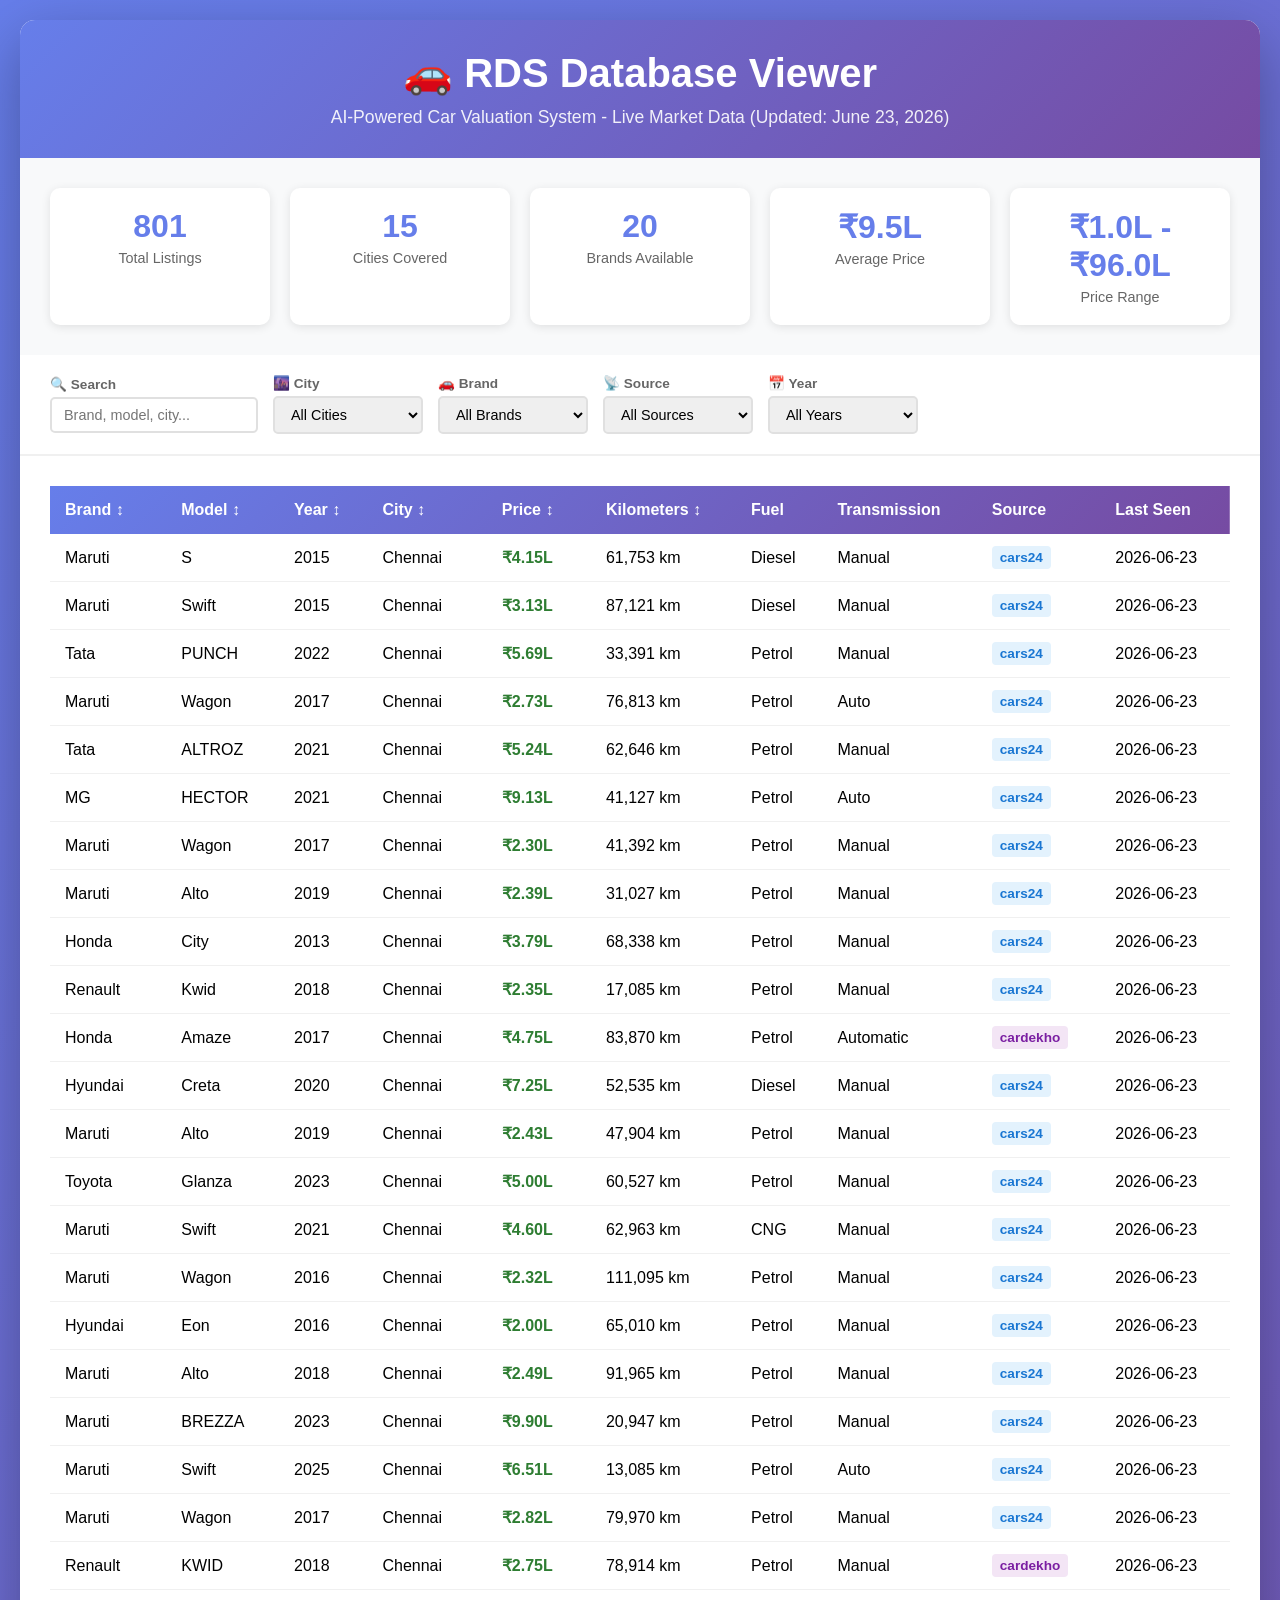
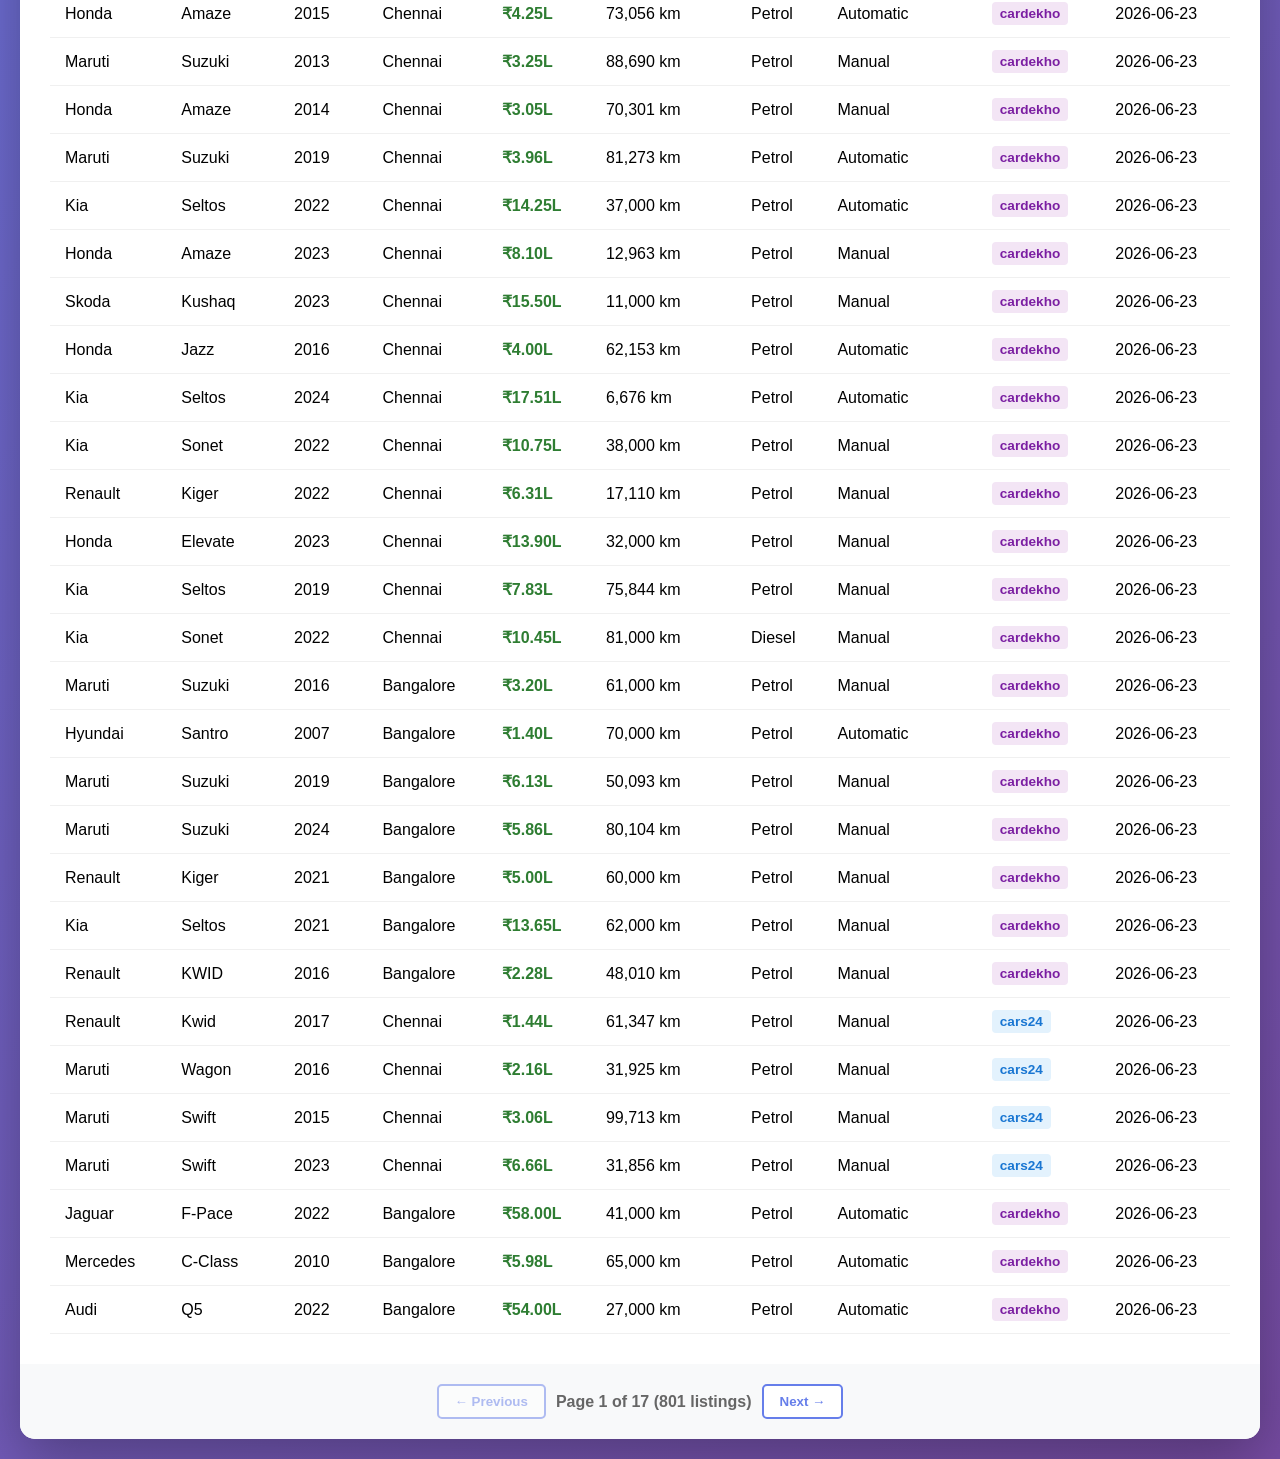
<file: rds_viewer.html>
<!DOCTYPE html>
<html lang="en">
<head>
    <meta charset="UTF-8">
    <meta name="viewport" content="width=device-width, initial-scale=1.0">
    <title>RDS Database Viewer - 801 Listings</title>
    <style>
        * { margin: 0; padding: 0; box-sizing: border-box; }
        body { font-family: 'Segoe UI', Tahoma, Geneva, Verdana, sans-serif; background: linear-gradient(135deg, #667eea 0%, #764ba2 100%); padding: 20px; min-height: 100vh; }
        .container { max-width: 1600px; margin: 0 auto; background: white; border-radius: 15px; box-shadow: 0 20px 60px rgba(0,0,0,0.3); overflow: hidden; }
        .header { background: linear-gradient(135deg, #667eea 0%, #764ba2 100%); color: white; padding: 30px; text-align: center; }
        .header h1 { font-size: 2.5em; margin-bottom: 10px; }
        .header p { font-size: 1.1em; opacity: 0.9; }
        .stats { display: grid; grid-template-columns: repeat(auto-fit, minmax(180px, 1fr)); gap: 20px; padding: 30px; background: #f8f9fa; }
        .stat-card { background: white; padding: 20px; border-radius: 10px; box-shadow: 0 2px 10px rgba(0,0,0,0.1); text-align: center; transition: transform 0.2s; }
        .stat-card:hover { transform: translateY(-5px); }
        .stat-card h3 { color: #667eea; font-size: 2em; margin-bottom: 5px; }
        .stat-card p { color: #666; font-size: 0.9em; }
        .filters { padding: 20px 30px; background: white; border-bottom: 2px solid #f0f0f0; display: flex; gap: 15px; flex-wrap: wrap; align-items: center; }
        .filter-group { display: flex; flex-direction: column; gap: 5px; }
        .filter-group label { font-size: 0.85em; color: #666; font-weight: 600; }
        .filter-group input, .filter-group select { padding: 8px 12px; border: 2px solid #e0e0e0; border-radius: 5px; font-size: 0.9em; min-width: 150px; }
        .filter-group input:focus, .filter-group select:focus { outline: none; border-color: #667eea; }
        .table-container { padding: 30px; overflow-x: auto; }
        table { width: 100%; border-collapse: collapse; background: white; }
        thead { background: linear-gradient(135deg, #667eea 0%, #764ba2 100%); color: white; position: sticky; top: 0; z-index: 10; }
        th { padding: 15px; text-align: left; font-weight: 600; cursor: pointer; user-select: none; white-space: nowrap; }
        th:hover { background: rgba(255,255,255,0.1); }
        td { padding: 12px 15px; border-bottom: 1px solid #f0f0f0; }
        tbody tr:hover { background: #f8f9fa; }
        .badge { display: inline-block; padding: 4px 8px; border-radius: 4px; font-size: 0.85em; font-weight: 600; }
        .badge-cars24 { background: #e3f2fd; color: #1976d2; }
        .badge-cardekho { background: #f3e5f5; color: #7b1fa2; }
        .price { color: #2e7d32; font-weight: 600; }
        .no-data { text-align: center; padding: 50px; color: #999; font-size: 1.2em; }
        .pagination { display: flex; justify-content: center; align-items: center; gap: 10px; padding: 20px; background: #f8f9fa; }
        .pagination button { padding: 8px 16px; border: 2px solid #667eea; background: white; color: #667eea; border-radius: 5px; cursor: pointer; font-weight: 600; }
        .pagination button:hover { background: #667eea; color: white; }
        .pagination button:disabled { opacity: 0.5; cursor: not-allowed; }
        .pagination span { color: #666; font-weight: 600; }
    </style>
</head>
<body>
    <div class="container">
        <div class="header">
            <h1>🚗 RDS Database Viewer</h1>
            <p>AI-Powered Car Valuation System - Live Market Data (Updated: June 23, 2026)</p>
        </div>
        
        <div class="stats">
            <div class="stat-card"><h3 id="totalListings">-</h3><p>Total Listings</p></div>
            <div class="stat-card"><h3 id="totalCities">-</h3><p>Cities Covered</p></div>
            <div class="stat-card"><h3 id="totalBrands">-</h3><p>Brands Available</p></div>
            <div class="stat-card"><h3 id="avgPrice">-</h3><p>Average Price</p></div>
            <div class="stat-card"><h3 id="priceRange">-</h3><p>Price Range</p></div>
        </div>
        
        <div class="filters">
            <div class="filter-group"><label>🔍 Search</label><input type="text" id="searchInput" placeholder="Brand, model, city..."></div>
            <div class="filter-group"><label>🌆 City</label><select id="cityFilter"><option value="">All Cities</option></select></div>
            <div class="filter-group"><label>🚗 Brand</label><select id="brandFilter"><option value="">All Brands</option></select></div>
            <div class="filter-group"><label>📡 Source</label><select id="sourceFilter"><option value="">All Sources</option><option value="cars24">Cars24</option><option value="cardekho">CarDekho</option></select></div>
            <div class="filter-group"><label>📅 Year</label><select id="yearFilter"><option value="">All Years</option></select></div>
        </div>
        
        <div class="table-container">
            <table>
                <thead>
                    <tr>
                        <th onclick="sortTable('brand')">Brand ↕</th>
                        <th onclick="sortTable('model')">Model ↕</th>
                        <th onclick="sortTable('year')">Year ↕</th>
                        <th onclick="sortTable('city')">City ↕</th>
                        <th onclick="sortTable('price')">Price ↕</th>
                        <th onclick="sortTable('kilometers')">Kilometers ↕</th>
                        <th>Fuel</th>
                        <th>Transmission</th>
                        <th>Source</th>
                        <th>Last Seen</th>
                    </tr>
                </thead>
                <tbody id="tableBody">
                    <tr><td colspan="10" class="no-data">Loading 801 listings...</td></tr>
                </tbody>
            </table>
        </div>
        
        <div class="pagination">
            <button id="prevBtn" onclick="changePage(-1)">← Previous</button>
            <span id="pageInfo">Page 1 of 1</span>
            <button id="nextBtn" onclick="changePage(1)">Next →</button>
        </div>
    </div>
    
    <script src="data.js"></script>
    <script>
        let currentData = [], filteredData = [], sortDirection = {}, currentPage = 1;
        const itemsPerPage = 50;
        
        document.addEventListener('DOMContentLoaded', function() {
            currentData = marketData;
            filteredData = currentData;
            updateStats();
            populateFilters();
            renderTable();
            
            document.getElementById('searchInput').addEventListener('input', filterData);
            document.getElementById('cityFilter').addEventListener('change', filterData);
            document.getElementById('brandFilter').addEventListener('change', filterData);
            document.getElementById('sourceFilter').addEventListener('change', filterData);
            document.getElementById('yearFilter').addEventListener('change', filterData);
        });
        
        function updateStats() {
            const total = currentData.length;
            const cities = new Set(currentData.map(d => d.city)).size;
            const brands = new Set(currentData.map(d => d.brand)).size;
            const avgPrice = Math.round(currentData.reduce((sum, d) => sum + d.price, 0) / total);
            const minPrice = Math.min(...currentData.map(d => d.price));
            const maxPrice = Math.max(...currentData.map(d => d.price));
            
            document.getElementById('totalListings').textContent = total;
            document.getElementById('totalCities').textContent = cities;
            document.getElementById('totalBrands').textContent = brands;
            document.getElementById('avgPrice').textContent = '₹' + (avgPrice / 100000).toFixed(1) + 'L';
            document.getElementById('priceRange').textContent = '₹' + (minPrice / 100000).toFixed(1) + 'L - ₹' + (maxPrice / 100000).toFixed(1) + 'L';
        }
        
        function populateFilters() {
            const cities = [...new Set(currentData.map(d => d.city))].sort();
            const brands = [...new Set(currentData.map(d => d.brand))].sort();
            const years = [...new Set(currentData.map(d => d.year))].sort((a, b) => b - a);
            
            cities.forEach(city => document.getElementById('cityFilter').innerHTML += `<option value="${city}">${city}</option>`);
            brands.forEach(brand => document.getElementById('brandFilter').innerHTML += `<option value="${brand}">${brand}</option>`);
            years.forEach(year => document.getElementById('yearFilter').innerHTML += `<option value="${year}">${year}</option>`);
        }
        
        function filterData() {
            const search = document.getElementById('searchInput').value.toLowerCase();
            const city = document.getElementById('cityFilter').value;
            const brand = document.getElementById('brandFilter').value;
            const source = document.getElementById('sourceFilter').value;
            const year = document.getElementById('yearFilter').value;
            
            filteredData = currentData;
            if (search) filteredData = filteredData.filter(d => d.brand.toLowerCase().includes(search) || d.model.toLowerCase().includes(search) || d.city.toLowerCase().includes(search));
            if (city) filteredData = filteredData.filter(d => d.city === city);
            if (brand) filteredData = filteredData.filter(d => d.brand === brand);
            if (source) filteredData = filteredData.filter(d => d.source === source);
            if (year) filteredData = filteredData.filter(d => d.year == year);
            
            currentPage = 1;
            renderTable();
        }
        
        function sortTable(column) {
            sortDirection[column] = sortDirection[column] === 'asc' ? 'desc' : 'asc';
            filteredData.sort((a, b) => {
                const aVal = a[column], bVal = b[column];
                if (column === 'price' || column === 'year' || column === 'kilometers') {
                    return sortDirection[column] === 'asc' ? aVal - bVal : bVal - aVal;
                }
                return sortDirection[column] === 'asc' ? String(aVal).localeCompare(String(bVal)) : String(bVal).localeCompare(String(aVal));
            });
            renderTable();
        }
        
        function changePage(direction) {
            const totalPages = Math.ceil(filteredData.length / itemsPerPage);
            currentPage += direction;
            if (currentPage < 1) currentPage = 1;
            if (currentPage > totalPages) currentPage = totalPages;
            renderTable();
        }
        
        function renderTable() {
            const tbody = document.getElementById('tableBody');
            const totalPages = Math.ceil(filteredData.length / itemsPerPage);
            const start = (currentPage - 1) * itemsPerPage;
            const pageData = filteredData.slice(start, start + itemsPerPage);
            
            if (filteredData.length === 0) {
                tbody.innerHTML = '<tr><td colspan="10" class="no-data">No data found</td></tr>';
                document.getElementById('pageInfo').textContent = 'No results';
                document.getElementById('prevBtn').disabled = true;
                document.getElementById('nextBtn').disabled = true;
                return;
            }
            
            tbody.innerHTML = pageData.map(item => `
                <tr>
                    <td>${item.brand}</td>
                    <td>${item.model}</td>
                    <td>${item.year}</td>
                    <td>${item.city}</td>
                    <td class="price">₹${(item.price / 100000).toFixed(2)}L</td>
                    <td>${item.kilometers.toLocaleString()} km</td>
                    <td>${item.fuel || '-'}</td>
                    <td>${item.transmission || '-'}</td>
                    <td><span class="badge badge-${item.source}">${item.source}</span></td>
                    <td>${item.last_seen_at || '-'}</td>
                </tr>
            `).join('');
            
            document.getElementById('pageInfo').textContent = `Page ${currentPage} of ${totalPages} (${filteredData.length} listings)`;
            document.getElementById('prevBtn').disabled = currentPage === 1;
            document.getElementById('nextBtn').disabled = currentPage === totalPages;
        }
    </script>
</body>
</html>
</file>
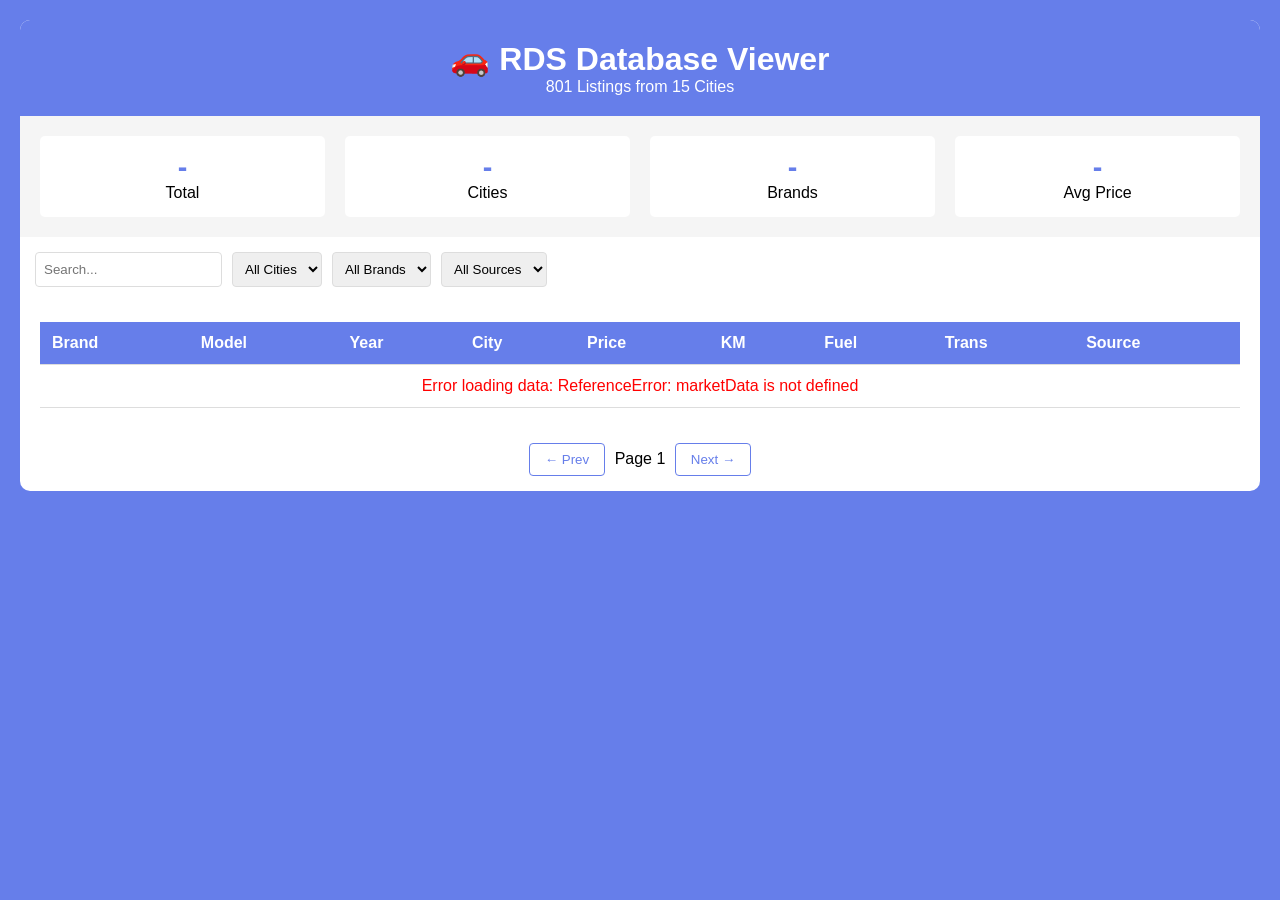
<file: rds_viewer_simple.html>
<!DOCTYPE html>
<html lang="en">
<head>
    <meta charset="UTF-8">
    <meta name="viewport" content="width=device-width, initial-scale=1.0">
    <title>RDS Database Viewer - 801 Listings</title>
    <style>
        * { margin: 0; padding: 0; box-sizing: border-box; }
        body { font-family: Arial, sans-serif; background: #667eea; padding: 20px; }
        .container { max-width: 1600px; margin: 0 auto; background: white; border-radius: 10px; overflow: hidden; }
        .header { background: #667eea; color: white; padding: 20px; text-align: center; }
        .stats { display: flex; gap: 20px; padding: 20px; background: #f5f5f5; flex-wrap: wrap; }
        .stat { flex: 1; min-width: 150px; background: white; padding: 15px; border-radius: 5px; text-align: center; }
        .stat h3 { color: #667eea; font-size: 1.8em; }
        .filters { padding: 15px; display: flex; gap: 10px; flex-wrap: wrap; }
        .filters input, .filters select { padding: 8px; border: 1px solid #ddd; border-radius: 4px; }
        table { width: 100%; border-collapse: collapse; }
        thead { background: #667eea; color: white; position: sticky; top: 0; }
        th, td { padding: 12px; text-align: left; border-bottom: 1px solid #ddd; }
        th { cursor: pointer; }
        tbody tr:hover { background: #f5f5f5; }
        .price { color: green; font-weight: bold; }
        .badge { padding: 3px 8px; border-radius: 3px; font-size: 0.85em; }
        .badge-cars24 { background: #e3f2fd; color: #1976d2; }
        .badge-cardekho { background: #f3e5f5; color: #7b1fa2; }
        .pagination { padding: 15px; text-align: center; }
        .pagination button { padding: 8px 15px; margin: 0 5px; border: 1px solid #667eea; background: white; color: #667eea; cursor: pointer; border-radius: 4px; }
        .pagination button:hover { background: #667eea; color: white; }
        .loading { text-align: center; padding: 50px; color: #666; }
    </style>
</head>
<body>
    <div class="container">
        <div class="header">
            <h1>🚗 RDS Database Viewer</h1>
            <p>801 Listings from 15 Cities</p>
        </div>
        
        <div class="stats">
            <div class="stat"><h3 id="total">-</h3><p>Total</p></div>
            <div class="stat"><h3 id="cities">-</h3><p>Cities</p></div>
            <div class="stat"><h3 id="brands">-</h3><p>Brands</p></div>
            <div class="stat"><h3 id="avgPrice">-</h3><p>Avg Price</p></div>
        </div>
        
        <div class="filters">
            <input type="text" id="search" placeholder="Search...">
            <select id="cityFilter"><option value="">All Cities</option></select>
            <select id="brandFilter"><option value="">All Brands</option></select>
            <select id="sourceFilter"><option value="">All Sources</option><option value="cars24">Cars24</option><option value="cardekho">CarDekho</option></select>
        </div>
        
        <div style="overflow-x: auto; padding: 20px;">
            <table>
                <thead>
                    <tr>
                        <th onclick="sort('brand')">Brand</th>
                        <th onclick="sort('model')">Model</th>
                        <th onclick="sort('year')">Year</th>
                        <th onclick="sort('city')">City</th>
                        <th onclick="sort('price')">Price</th>
                        <th onclick="sort('kilometers')">KM</th>
                        <th>Fuel</th>
                        <th>Trans</th>
                        <th>Source</th>
                    </tr>
                </thead>
                <tbody id="tbody">
                    <tr><td colspan="9" class="loading">Loading data...</td></tr>
                </tbody>
            </table>
        </div>
        
        <div class="pagination">
            <button onclick="prevPage()">← Prev</button>
            <span id="pageInfo">Page 1</span>
            <button onclick="nextPage()">Next →</button>
        </div>
    </div>
    
    <script>
        let data = [], filtered = [], page = 1, perPage = 50;
        
        // Load data from database via Python
        fetch('data.js')
            .then(r => r.text())
            .then(text => {
                eval(text);
                data = marketData;
                filtered = data;
                init();
            })
            .catch(err => {
                document.getElementById('tbody').innerHTML = '<tr><td colspan="9" style="color:red;text-align:center;">Error loading data: ' + err + '</td></tr>';
            });
        
        function init() {
            updateStats();
            populateFilters();
            render();
            
            document.getElementById('search').oninput = filter;
            document.getElementById('cityFilter').onchange = filter;
            document.getElementById('brandFilter').onchange = filter;
            document.getElementById('sourceFilter').onchange = filter;
        }
        
        function updateStats() {
            document.getElementById('total').textContent = data.length;
            document.getElementById('cities').textContent = new Set(data.map(d => d.city)).size;
            document.getElementById('brands').textContent = new Set(data.map(d => d.brand)).size;
            const avg = data.reduce((s, d) => s + d.price, 0) / data.length;
            document.getElementById('avgPrice').textContent = '₹' + (avg / 100000).toFixed(1) + 'L';
        }
        
        function populateFilters() {
            const cities = [...new Set(data.map(d => d.city))].sort();
            const brands = [...new Set(data.map(d => d.brand))].sort();
            
            cities.forEach(c => {
                const opt = document.createElement('option');
                opt.value = c;
                opt.textContent = c;
                document.getElementById('cityFilter').appendChild(opt);
            });
            
            brands.forEach(b => {
                const opt = document.createElement('option');
                opt.value = b;
                opt.textContent = b;
                document.getElementById('brandFilter').appendChild(opt);
            });
        }
        
        function filter() {
            const search = document.getElementById('search').value.toLowerCase();
            const city = document.getElementById('cityFilter').value;
            const brand = document.getElementById('brandFilter').value;
            const source = document.getElementById('sourceFilter').value;
            
            filtered = data;
            if (search) filtered = filtered.filter(d => d.brand.toLowerCase().includes(search) || d.model.toLowerCase().includes(search) || d.city.toLowerCase().includes(search));
            if (city) filtered = filtered.filter(d => d.city === city);
            if (brand) filtered = filtered.filter(d => d.brand === brand);
            if (source) filtered = filtered.filter(d => d.source === source);
            
            page = 1;
            render();
        }
        
        function sort(col) {
            filtered.sort((a, b) => {
                if (col === 'price' || col === 'year' || col === 'kilometers') return b[col] - a[col];
                return String(a[col]).localeCompare(String(b[col]));
            });
            render();
        }
        
        function render() {
            const start = (page - 1) * perPage;
            const pageData = filtered.slice(start, start + perPage);
            const totalPages = Math.ceil(filtered.length / perPage);
            
            if (filtered.length === 0) {
                document.getElementById('tbody').innerHTML = '<tr><td colspan="9" style="text-align:center;color:#999;">No data found</td></tr>';
                return;
            }
            
            document.getElementById('tbody').innerHTML = pageData.map(d => `
                <tr>
                    <td>${d.brand}</td>
                    <td>${d.model}</td>
                    <td>${d.year}</td>
                    <td>${d.city}</td>
                    <td class="price">₹${(d.price / 100000).toFixed(2)}L</td>
                    <td>${d.kilometers.toLocaleString()}</td>
                    <td>${d.fuel || '-'}</td>
                    <td>${d.transmission || '-'}</td>
                    <td><span class="badge badge-${d.source}">${d.source}</span></td>
                </tr>
            `).join('');
            
            document.getElementById('pageInfo').textContent = `Page ${page} of ${totalPages} (${filtered.length} items)`;
        }
        
        function prevPage() { if (page > 1) { page--; render(); } }
        function nextPage() { if (page < Math.ceil(filtered.length / perPage)) { page++; render(); } }
    </script>
</body>
</html>
</file>
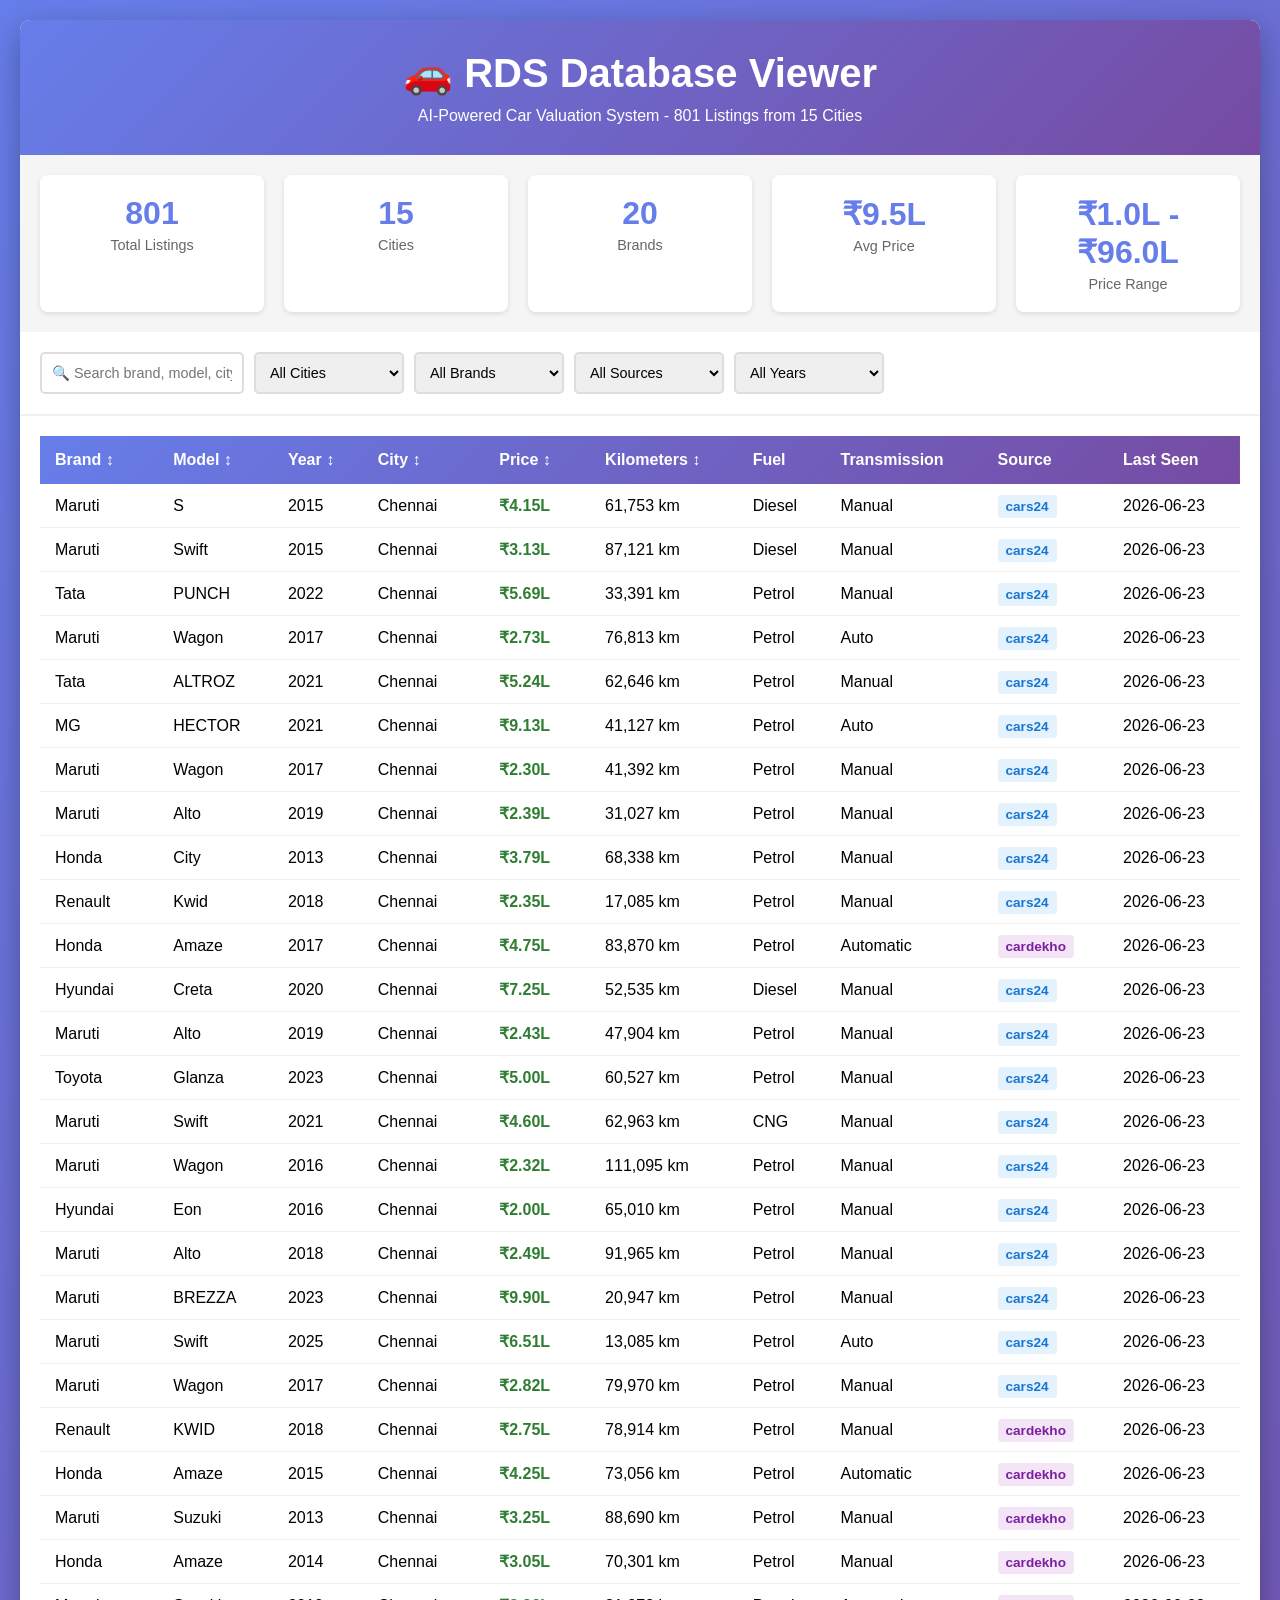
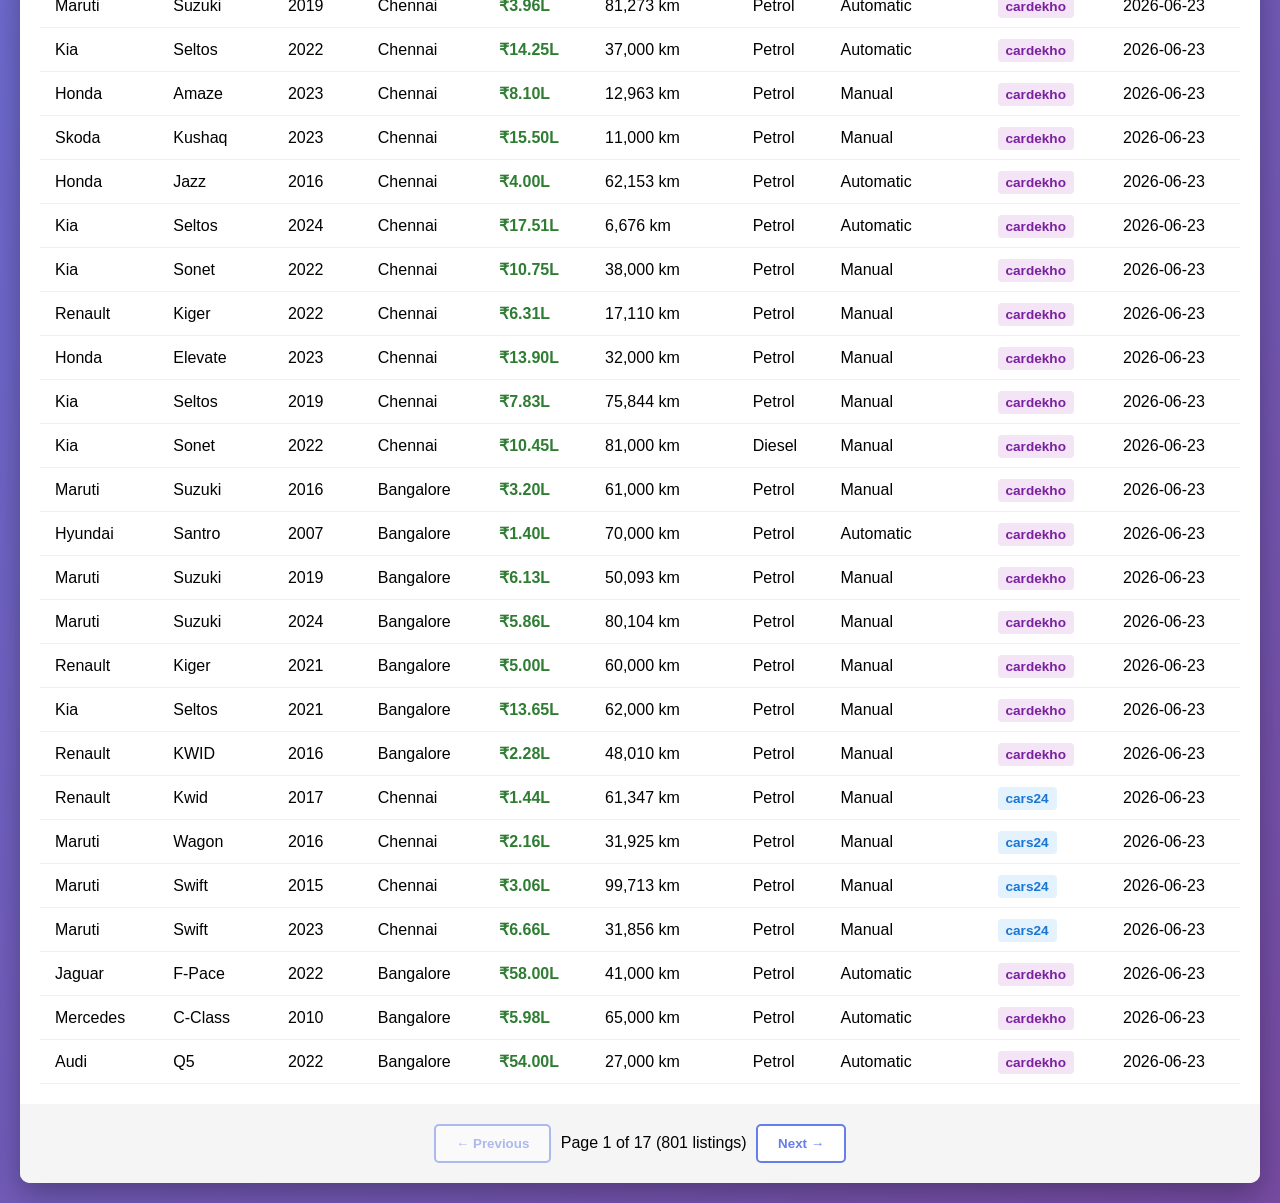
<file: rds_viewer_standalone.html>
<!DOCTYPE html>
<html lang="en">
<head>
    <meta charset="UTF-8">
    <meta name="viewport" content="width=device-width, initial-scale=1.0">
    <title>RDS Database Viewer - 801 Listings</title>
    <style>
        * { margin: 0; padding: 0; box-sizing: border-box; }
        body { font-family: Arial, sans-serif; background: linear-gradient(135deg, #667eea 0%, #764ba2 100%); padding: 20px; }
        .container { max-width: 1600px; margin: 0 auto; background: white; border-radius: 10px; box-shadow: 0 10px 30px rgba(0,0,0,0.3); overflow: hidden; }
        .header { background: linear-gradient(135deg, #667eea 0%, #764ba2 100%); color: white; padding: 30px; text-align: center; }
        .header h1 { font-size: 2.5em; margin-bottom: 10px; }
        .stats { display: grid; grid-template-columns: repeat(auto-fit, minmax(180px, 1fr)); gap: 20px; padding: 20px; background: #f5f5f5; }
        .stat { background: white; padding: 20px; border-radius: 8px; text-align: center; box-shadow: 0 2px 5px rgba(0,0,0,0.1); }
        .stat h3 { color: #667eea; font-size: 2em; margin-bottom: 5px; }
        .stat p { color: #666; font-size: 0.9em; }
        .filters { padding: 20px; display: flex; gap: 10px; flex-wrap: wrap; border-bottom: 2px solid #f0f0f0; }
        .filters input, .filters select { padding: 10px; border: 2px solid #ddd; border-radius: 5px; font-size: 0.9em; min-width: 150px; }
        .filters input:focus, .filters select:focus { outline: none; border-color: #667eea; }
        .table-wrapper { padding: 20px; overflow-x: auto; }
        table { width: 100%; border-collapse: collapse; }
        thead { background: linear-gradient(135deg, #667eea 0%, #764ba2 100%); color: white; position: sticky; top: 0; }
        th { padding: 15px; text-align: left; font-weight: 600; cursor: pointer; user-select: none; }
        th:hover { background: rgba(255,255,255,0.1); }
        td { padding: 12px 15px; border-bottom: 1px solid #f0f0f0; }
        tbody tr:hover { background: #f8f9fa; }
        .price { color: #2e7d32; font-weight: bold; }
        .badge { padding: 4px 8px; border-radius: 4px; font-size: 0.85em; font-weight: 600; }
        .badge-cars24 { background: #e3f2fd; color: #1976d2; }
        .badge-cardekho { background: #f3e5f5; color: #7b1fa2; }
        .pagination { padding: 20px; text-align: center; background: #f5f5f5; }
        .pagination button { padding: 10px 20px; margin: 0 5px; border: 2px solid #667eea; background: white; color: #667eea; cursor: pointer; border-radius: 5px; font-weight: 600; }
        .pagination button:hover { background: #667eea; color: white; }
        .pagination button:disabled { opacity: 0.5; cursor: not-allowed; }
        .no-data { text-align: center; padding: 50px; color: #999; }
    </style>
</head>
<body>
    <div class="container">
        <div class="header">
            <h1>🚗 RDS Database Viewer</h1>
            <p>AI-Powered Car Valuation System - 801 Listings from 15 Cities</p>
        </div>
        
        <div class="stats">
            <div class="stat"><h3 id="total">-</h3><p>Total Listings</p></div>
            <div class="stat"><h3 id="cities">-</h3><p>Cities</p></div>
            <div class="stat"><h3 id="brands">-</h3><p>Brands</p></div>
            <div class="stat"><h3 id="avgPrice">-</h3><p>Avg Price</p></div>
            <div class="stat"><h3 id="priceRange">-</h3><p>Price Range</p></div>
        </div>
        
        <div class="filters">
            <input type="text" id="search" placeholder="🔍 Search brand, model, city...">
            <select id="cityFilter"><option value="">All Cities</option></select>
            <select id="brandFilter"><option value="">All Brands</option></select>
            <select id="sourceFilter"><option value="">All Sources</option><option value="cars24">Cars24</option><option value="cardekho">CarDekho</option></select>
            <select id="yearFilter"><option value="">All Years</option></select>
        </div>
        
        <div class="table-wrapper">
            <table>
                <thead>
                    <tr>
                        <th onclick="sortBy('brand')">Brand ↕</th>
                        <th onclick="sortBy('model')">Model ↕</th>
                        <th onclick="sortBy('year')">Year ↕</th>
                        <th onclick="sortBy('city')">City ↕</th>
                        <th onclick="sortBy('price')">Price ↕</th>
                        <th onclick="sortBy('kilometers')">Kilometers ↕</th>
                        <th>Fuel</th>
                        <th>Transmission</th>
                        <th>Source</th>
                        <th>Last Seen</th>
                    </tr>
                </thead>
                <tbody id="tbody"></tbody>
            </table>
        </div>
        
        <div class="pagination">
            <button onclick="changePage(-1)" id="prevBtn">← Previous</button>
            <span id="pageInfo">Page 1 of 1</span>
            <button onclick="changePage(1)" id="nextBtn">Next →</button>
        </div>
    </div>
    
    <script>
        const allData = [{"brand": "Maruti", "model": "S", "year": 2015, "city": "Chennai", "price": 415000, "kilometers": 61753, "fuel": "Diesel", "transmission": "Manual", "source": "cars24", "last_seen": "2026-06-23"}, {"brand": "Maruti", "model": "Swift", "year": 2015, "city": "Chennai", "price": 313000, "kilometers": 87121, "fuel": "Diesel", "transmission": "Manual", "source": "cars24", "last_seen": "2026-06-23"}, {"brand": "Tata", "model": "PUNCH", "year": 2022, "city": "Chennai", "price": 569000, "kilometers": 33391, "fuel": "Petrol", "transmission": "Manual", "source": "cars24", "last_seen": "2026-06-23"}, {"brand": "Maruti", "model": "Wagon", "year": 2017, "city": "Chennai", "price": 273000, "kilometers": 76813, "fuel": "Petrol", "transmission": "Auto", "source": "cars24", "last_seen": "2026-06-23"}, {"brand": "Tata", "model": "ALTROZ", "year": 2021, "city": "Chennai", "price": 524000, "kilometers": 62646, "fuel": "Petrol", "transmission": "Manual", "source": "cars24", "last_seen": "2026-06-23"}, {"brand": "MG", "model": "HECTOR", "year": 2021, "city": "Chennai", "price": 913000, "kilometers": 41127, "fuel": "Petrol", "transmission": "Auto", "source": "cars24", "last_seen": "2026-06-23"}, {"brand": "Maruti", "model": "Wagon", "year": 2017, "city": "Chennai", "price": 229999, "kilometers": 41392, "fuel": "Petrol", "transmission": "Manual", "source": "cars24", "last_seen": "2026-06-23"}, {"brand": "Maruti", "model": "Alto", "year": 2019, "city": "Chennai", "price": 239000, "kilometers": 31027, "fuel": "Petrol", "transmission": "Manual", "source": "cars24", "last_seen": "2026-06-23"}, {"brand": "Honda", "model": "City", "year": 2013, "city": "Chennai", "price": 379000, "kilometers": 68338, "fuel": "Petrol", "transmission": "Manual", "source": "cars24", "last_seen": "2026-06-23"}, {"brand": "Renault", "model": "Kwid", "year": 2018, "city": "Chennai", "price": 235000, "kilometers": 17085, "fuel": "Petrol", "transmission": "Manual", "source": "cars24", "last_seen": "2026-06-23"}, {"brand": "Honda", "model": "Amaze", "year": 2017, "city": "Chennai", "price": 475000, "kilometers": 83870, "fuel": "Petrol", "transmission": "Automatic", "source": "cardekho", "last_seen": "2026-06-23"}, {"brand": "Hyundai", "model": "Creta", "year": 2020, "city": "Chennai", "price": 725000, "kilometers": 52535, "fuel": "Diesel", "transmission": "Manual", "source": "cars24", "last_seen": "2026-06-23"}, {"brand": "Maruti", "model": "Alto", "year": 2019, "city": "Chennai", "price": 243000, "kilometers": 47904, "fuel": "Petrol", "transmission": "Manual", "source": "cars24", "last_seen": "2026-06-23"}, {"brand": "Toyota", "model": "Glanza", "year": 2023, "city": "Chennai", "price": 500000, "kilometers": 60527, "fuel": "Petrol", "transmission": "Manual", "source": "cars24", "last_seen": "2026-06-23"}, {"brand": "Maruti", "model": "Swift", "year": 2021, "city": "Chennai", "price": 459999, "kilometers": 62963, "fuel": "CNG", "transmission": "Manual", "source": "cars24", "last_seen": "2026-06-23"}, {"brand": "Maruti", "model": "Wagon", "year": 2016, "city": "Chennai", "price": 231999, "kilometers": 111095, "fuel": "Petrol", "transmission": "Manual", "source": "cars24", "last_seen": "2026-06-23"}, {"brand": "Hyundai", "model": "Eon", "year": 2016, "city": "Chennai", "price": 200000, "kilometers": 65010, "fuel": "Petrol", "transmission": "Manual", "source": "cars24", "last_seen": "2026-06-23"}, {"brand": "Maruti", "model": "Alto", "year": 2018, "city": "Chennai", "price": 249000, "kilometers": 91965, "fuel": "Petrol", "transmission": "Manual", "source": "cars24", "last_seen": "2026-06-23"}, {"brand": "Maruti", "model": "BREZZA", "year": 2023, "city": "Chennai", "price": 990000, "kilometers": 20947, "fuel": "Petrol", "transmission": "Manual", "source": "cars24", "last_seen": "2026-06-23"}, {"brand": "Maruti", "model": "Swift", "year": 2025, "city": "Chennai", "price": 651000, "kilometers": 13085, "fuel": "Petrol", "transmission": "Auto", "source": "cars24", "last_seen": "2026-06-23"}, {"brand": "Maruti", "model": "Wagon", "year": 2017, "city": "Chennai", "price": 282000, "kilometers": 79970, "fuel": "Petrol", "transmission": "Manual", "source": "cars24", "last_seen": "2026-06-23"}, {"brand": "Renault", "model": "KWID", "year": 2018, "city": "Chennai", "price": 275000, "kilometers": 78914, "fuel": "Petrol", "transmission": "Manual", "source": "cardekho", "last_seen": "2026-06-23"}, {"brand": "Honda", "model": "Amaze", "year": 2015, "city": "Chennai", "price": 425000, "kilometers": 73056, "fuel": "Petrol", "transmission": "Automatic", "source": "cardekho", "last_seen": "2026-06-23"}, {"brand": "Maruti", "model": "Suzuki", "year": 2013, "city": "Chennai", "price": 325000, "kilometers": 88690, "fuel": "Petrol", "transmission": "Manual", "source": "cardekho", "last_seen": "2026-06-23"}, {"brand": "Honda", "model": "Amaze", "year": 2014, "city": "Chennai", "price": 305000, "kilometers": 70301, "fuel": "Petrol", "transmission": "Manual", "source": "cardekho", "last_seen": "2026-06-23"}, {"brand": "Maruti", "model": "Suzuki", "year": 2019, "city": "Chennai", "price": 396000, "kilometers": 81273, "fuel": "Petrol", "transmission": "Automatic", "source": "cardekho", "last_seen": "2026-06-23"}, {"brand": "Kia", "model": "Seltos", "year": 2022, "city": "Chennai", "price": 1425000, "kilometers": 37000, "fuel": "Petrol", "transmission": "Automatic", "source": "cardekho", "last_seen": "2026-06-23"}, {"brand": "Honda", "model": "Amaze", "year": 2023, "city": "Chennai", "price": 810000, "kilometers": 12963, "fuel": "Petrol", "transmission": "Manual", "source": "cardekho", "last_seen": "2026-06-23"}, {"brand": "Skoda", "model": "Kushaq", "year": 2023, "city": "Chennai", "price": 1550000, "kilometers": 11000, "fuel": "Petrol", "transmission": "Manual", "source": "cardekho", "last_seen": "2026-06-23"}, {"brand": "Honda", "model": "Jazz", "year": 2016, "city": "Chennai", "price": 400000, "kilometers": 62153, "fuel": "Petrol", "transmission": "Automatic", "source": "cardekho", "last_seen": "2026-06-23"}, {"brand": "Kia", "model": "Seltos", "year": 2024, "city": "Chennai", "price": 1751000, "kilometers": 6676, "fuel": "Petrol", "transmission": "Automatic", "source": "cardekho", "last_seen": "2026-06-23"}, {"brand": "Kia", "model": "Sonet", "year": 2022, "city": "Chennai", "price": 1075000, "kilometers": 38000, "fuel": "Petrol", "transmission": "Manual", "source": "cardekho", "last_seen": "2026-06-23"}, {"brand": "Renault", "model": "Kiger", "year": 2022, "city": "Chennai", "price": 631000, "kilometers": 17110, "fuel": "Petrol", "transmission": "Manual", "source": "cardekho", "last_seen": "2026-06-23"}, {"brand": "Honda", "model": "Elevate", "year": 2023, "city": "Chennai", "price": 1390000, "kilometers": 32000, "fuel": "Petrol", "transmission": "Manual", "source": "cardekho", "last_seen": "2026-06-23"}, {"brand": "Kia", "model": "Seltos", "year": 2019, "city": "Chennai", "price": 783000, "kilometers": 75844, "fuel": "Petrol", "transmission": "Manual", "source": "cardekho", "last_seen": "2026-06-23"}, {"brand": "Kia", "model": "Sonet", "year": 2022, "city": "Chennai", "price": 1044999, "kilometers": 81000, "fuel": "Diesel", "transmission": "Manual", "source": "cardekho", "last_seen": "2026-06-23"}, {"brand": "Maruti", "model": "Suzuki", "year": 2016, "city": "Bangalore", "price": 320000, "kilometers": 61000, "fuel": "Petrol", "transmission": "Manual", "source": "cardekho", "last_seen": "2026-06-23"}, {"brand": "Hyundai", "model": "Santro", "year": 2007, "city": "Bangalore", "price": 140000, "kilometers": 70000, "fuel": "Petrol", "transmission": "Automatic", "source": "cardekho", "last_seen": "2026-06-23"}, {"brand": "Maruti", "model": "Suzuki", "year": 2019, "city": "Bangalore", "price": 613000, "kilometers": 50093, "fuel": "Petrol", "transmission": "Manual", "source": "cardekho", "last_seen": "2026-06-23"}, {"brand": "Maruti", "model": "Suzuki", "year": 2024, "city": "Bangalore", "price": 586000, "kilometers": 80104, "fuel": "Petrol", "transmission": "Manual", "source": "cardekho", "last_seen": "2026-06-23"}, {"brand": "Renault", "model": "Kiger", "year": 2021, "city": "Bangalore", "price": 500000, "kilometers": 60000, "fuel": "Petrol", "transmission": "Manual", "source": "cardekho", "last_seen": "2026-06-23"}, {"brand": "Kia", "model": "Seltos", "year": 2021, "city": "Bangalore", "price": 1365000, "kilometers": 62000, "fuel": "Petrol", "transmission": "Manual", "source": "cardekho", "last_seen": "2026-06-23"}, {"brand": "Renault", "model": "KWID", "year": 2016, "city": "Bangalore", "price": 227999, "kilometers": 48010, "fuel": "Petrol", "transmission": "Manual", "source": "cardekho", "last_seen": "2026-06-23"}, {"brand": "Renault", "model": "Kwid", "year": 2017, "city": "Chennai", "price": 144000, "kilometers": 61347, "fuel": "Petrol", "transmission": "Manual", "source": "cars24", "last_seen": "2026-06-23"}, {"brand": "Maruti", "model": "Wagon", "year": 2016, "city": "Chennai", "price": 216000, "kilometers": 31925, "fuel": "Petrol", "transmission": "Manual", "source": "cars24", "last_seen": "2026-06-23"}, {"brand": "Maruti", "model": "Swift", "year": 2015, "city": "Chennai", "price": 306000, "kilometers": 99713, "fuel": "Petrol", "transmission": "Manual", "source": "cars24", "last_seen": "2026-06-23"}, {"brand": "Maruti", "model": "Swift", "year": 2023, "city": "Chennai", "price": 666000, "kilometers": 31856, "fuel": "Petrol", "transmission": "Manual", "source": "cars24", "last_seen": "2026-06-23"}, {"brand": "Jaguar", "model": "F-Pace", "year": 2022, "city": "Bangalore", "price": 5800000, "kilometers": 41000, "fuel": "Petrol", "transmission": "Automatic", "source": "cardekho", "last_seen": "2026-06-23"}, {"brand": "Mercedes", "model": "C-Class", "year": 2010, "city": "Bangalore", "price": 598000, "kilometers": 65000, "fuel": "Petrol", "transmission": "Automatic", "source": "cardekho", "last_seen": "2026-06-23"}, {"brand": "Audi", "model": "Q5", "year": 2022, "city": "Bangalore", "price": 5400000, "kilometers": 27000, "fuel": "Petrol", "transmission": "Automatic", "source": "cardekho", "last_seen": "2026-06-23"}, {"brand": "Kia", "model": "Seltos", "year": 2021, "city": "Bangalore", "price": 1121000, "kilometers": 55000, "fuel": "Petrol", "transmission": "Automatic", "source": "cardekho", "last_seen": "2026-06-23"}, {"brand": "Renault", "model": "Duster", "year": 2013, "city": "Bangalore", "price": 490000, "kilometers": 73000, "fuel": "Diesel", "transmission": "Manual", "source": "cardekho", "last_seen": "2026-06-23"}, {"brand": "Hyundai", "model": "Santa", "year": 2015, "city": "Bangalore", "price": 875000, "kilometers": 120000, "fuel": "Diesel", "transmission": "Manual", "source": "cardekho", "last_seen": "2026-06-23"}, {"brand": "Maruti", "model": "Suzuki", "year": 2021, "city": "Bangalore", "price": 762000, "kilometers": 62799, "fuel": "Petrol", "transmission": "Automatic", "source": "cardekho", "last_seen": "2026-06-23"}, {"brand": "Hyundai", "model": "i10", "year": 2011, "city": "Bangalore", "price": 265000, "kilometers": 41000, "fuel": "Petrol", "transmission": "Automatic", "source": "cardekho", "last_seen": "2026-06-23"}, {"brand": "Honda", "model": "City", "year": 2015, "city": "Bangalore", "price": 365000, "kilometers": 112000, "fuel": "Petrol", "transmission": "Manual", "source": "cardekho", "last_seen": "2026-06-23"}, {"brand": "Maruti", "model": "Suzuki", "year": 2022, "city": "Bangalore", "price": 865000, "kilometers": 27226, "fuel": "Petrol", "transmission": "Automatic", "source": "cardekho", "last_seen": "2026-06-23"}, {"brand": "Honda", "model": "WR-V", "year": 2017, "city": "Bangalore", "price": 526000, "kilometers": 79054, "fuel": "Petrol", "transmission": "Manual", "source": "cardekho", "last_seen": "2026-06-23"}, {"brand": "Volkswagen", "model": "Tiguan", "year": 2022, "city": "Bangalore", "price": 3500000, "kilometers": 28000, "fuel": "Petrol", "transmission": "Automatic", "source": "cardekho", "last_seen": "2026-06-23"}, {"brand": "Kia", "model": "Carens", "year": 2025, "city": "Hyderabad", "price": 1350000, "kilometers": 60000, "fuel": "Diesel", "transmission": "Manual", "source": "cardekho", "last_seen": "2026-06-23"}, {"brand": "Maruti", "model": "Suzuki", "year": 2022, "city": "Hyderabad", "price": 1240000, "kilometers": 91661, "fuel": "Petrol", "transmission": "Automatic", "source": "cardekho", "last_seen": "2026-06-23"}, {"brand": "Maruti", "model": "Suzuki", "year": 2016, "city": "Hyderabad", "price": 450000, "kilometers": 73624, "fuel": "Diesel", "transmission": "Manual", "source": "cardekho", "last_seen": "2026-06-23"}, {"brand": "Maruti", "model": "Suzuki", "year": 2016, "city": "Hyderabad", "price": 354000, "kilometers": 86584, "fuel": "Petrol", "transmission": "Manual", "source": "cardekho", "last_seen": "2026-06-23"}, {"brand": "Hyundai", "model": "Xcent", "year": 2015, "city": "Hyderabad", "price": 333000, "kilometers": 97309, "fuel": "Petrol", "transmission": "Manual", "source": "cardekho", "last_seen": "2026-06-23"}, {"brand": "Toyota", "model": "Innova", "year": 2022, "city": "Hyderabad", "price": 1907000, "kilometers": 49735, "fuel": "Petrol", "transmission": "Automatic", "source": "cardekho", "last_seen": "2026-06-23"}, {"brand": "Mercedes", "model": "GLE", "year": 2018, "city": "Hyderabad", "price": 3700000, "kilometers": 85000, "fuel": "Petrol", "transmission": "Automatic", "source": "cardekho", "last_seen": "2026-06-23"}, {"brand": "Hyundai", "model": "Grand", "year": 2018, "city": "Hyderabad", "price": 432000, "kilometers": 52479, "fuel": "Petrol", "transmission": "Manual", "source": "cardekho", "last_seen": "2026-06-23"}, {"brand": "Kia", "model": "Seltos", "year": 2020, "city": "Hyderabad", "price": 1083000, "kilometers": 79239, "fuel": "Diesel", "transmission": "Manual", "source": "cardekho", "last_seen": "2026-06-23"}, {"brand": "Honda", "model": "Jazz", "year": 2016, "city": "Hyderabad", "price": 400000, "kilometers": 109912, "fuel": "Petrol", "transmission": "Manual", "source": "cardekho", "last_seen": "2026-06-23"}, {"brand": "Kia", "model": "Seltos", "year": 2019, "city": "Hyderabad", "price": 1167000, "kilometers": 89023, "fuel": "Diesel", "transmission": "Automatic", "source": "cardekho", "last_seen": "2026-06-23"}, {"brand": "Maruti", "model": "Suzuki", "year": 2020, "city": "Hyderabad", "price": 632000, "kilometers": 43853, "fuel": "Petrol", "transmission": "Automatic", "source": "cardekho", "last_seen": "2026-06-23"}, {"brand": "Nissan", "model": "Magnite", "year": 2022, "city": "Hyderabad", "price": 757000, "kilometers": 30918, "fuel": "Petrol", "transmission": "Automatic", "source": "cardekho", "last_seen": "2026-06-23"}, {"brand": "Toyota", "model": "Innova", "year": 2008, "city": "Hyderabad", "price": 330000, "kilometers": 130000, "fuel": "Diesel", "transmission": "Manual", "source": "cardekho", "last_seen": "2026-06-23"}, {"brand": "Tata", "model": "Nexon", "year": 2022, "city": "Hyderabad", "price": 902000, "kilometers": 43344, "fuel": "Petrol", "transmission": "Manual", "source": "cardekho", "last_seen": "2026-06-23"}, {"brand": "MG", "model": "Hector", "year": 2022, "city": "Hyderabad", "price": 1577000, "kilometers": 24033, "fuel": "Petrol", "transmission": "Manual", "source": "cardekho", "last_seen": "2026-06-23"}, {"brand": "Maruti", "model": "Suzuki", "year": 2022, "city": "Hyderabad", "price": 695000, "kilometers": 11774, "fuel": "Petrol", "transmission": "Automatic", "source": "cardekho", "last_seen": "2026-06-23"}, {"brand": "Mahindra", "model": "KUV", "year": 2016, "city": "Hyderabad", "price": 375000, "kilometers": 34879, "fuel": "Petrol", "transmission": "Manual", "source": "cardekho", "last_seen": "2026-06-23"}, {"brand": "Kia", "model": "Seltos", "year": 2021, "city": "Hyderabad", "price": 934000, "kilometers": 84939, "fuel": "Petrol", "transmission": "Automatic", "source": "cardekho", "last_seen": "2026-06-23"}, {"brand": "Kia", "model": "Seltos", "year": 2021, "city": "Hyderabad", "price": 952999, "kilometers": 59717, "fuel": "Petrol", "transmission": "Manual", "source": "cardekho", "last_seen": "2026-06-23"}, {"brand": "Tata", "model": "Nexon", "year": 2021, "city": "Mumbai", "price": 630000, "kilometers": 150000, "fuel": "Diesel", "transmission": "Manual", "source": "cardekho", "last_seen": "2026-06-23"}, {"brand": "Skoda", "model": "Kylaq", "year": 2025, "city": "Mumbai", "price": 1200000, "kilometers": 10000, "fuel": "Petrol", "transmission": "Automatic", "source": "cardekho", "last_seen": "2026-06-23"}, {"brand": "MG", "model": "Gloster", "year": 2022, "city": "Mumbai", "price": 2700000, "kilometers": 115000, "fuel": "Diesel", "transmission": "Automatic", "source": "cardekho", "last_seen": "2026-06-23"}, {"brand": "Honda", "model": "WR-V", "year": 2017, "city": "Mumbai", "price": 615000, "kilometers": 52000, "fuel": "Petrol", "transmission": "Manual", "source": "cardekho", "last_seen": "2026-06-23"}, {"brand": "Tata", "model": "Altroz", "year": 2023, "city": "Mumbai", "price": 689000, "kilometers": 41500, "fuel": "CNG", "transmission": "Manual", "source": "cardekho", "last_seen": "2026-06-23"}, {"brand": "Honda", "model": "WR-V", "year": 2018, "city": "Mumbai", "price": 500000, "kilometers": 54736, "fuel": "Petrol", "transmission": "Manual", "source": "cardekho", "last_seen": "2026-06-23"}, {"brand": "Mercedes", "model": "GL-Class", "year": 2015, "city": "Mumbai", "price": 2690000, "kilometers": 49000, "fuel": "Diesel", "transmission": "Automatic", "source": "cardekho", "last_seen": "2026-06-23"}, {"brand": "Jaguar", "model": "XJ", "year": 2014, "city": "Mumbai", "price": 2995000, "kilometers": 36000, "fuel": "Diesel", "transmission": "Automatic", "source": "cardekho", "last_seen": "2026-06-23"}, {"brand": "Skoda", "model": "Octavia", "year": 2015, "city": "Mumbai", "price": 650000, "kilometers": 59000, "fuel": "Petrol", "transmission": "Automatic", "source": "cardekho", "last_seen": "2026-06-23"}, {"brand": "Honda", "model": "Jazz", "year": 2016, "city": "Mumbai", "price": 390000, "kilometers": 68000, "fuel": "Petrol", "transmission": "Manual", "source": "cardekho", "last_seen": "2026-06-23"}, {"brand": "Maruti", "model": "Suzuki", "year": 2020, "city": "Mumbai", "price": 894999, "kilometers": 20025, "fuel": "Petrol", "transmission": "Manual", "source": "cardekho", "last_seen": "2026-06-23"}, {"brand": "Maruti", "model": "Suzuki", "year": 2018, "city": "Mumbai", "price": 310000, "kilometers": 16100, "fuel": "Petrol", "transmission": "Automatic", "source": "cardekho", "last_seen": "2026-06-23"}, {"brand": "Toyota", "model": "Innova", "year": 2015, "city": "Mumbai", "price": 800000, "kilometers": 150000, "fuel": "Diesel", "transmission": "Manual", "source": "cardekho", "last_seen": "2026-06-23"}, {"brand": "Hyundai", "model": "Creta", "year": 2016, "city": "Mumbai", "price": 624000, "kilometers": 54000, "fuel": "Petrol", "transmission": "Manual", "source": "cardekho", "last_seen": "2026-06-23"}, {"brand": "Honda", "model": "Jazz", "year": 2019, "city": "Mumbai", "price": 630000, "kilometers": 42000, "fuel": "Petrol", "transmission": "Automatic", "source": "cardekho", "last_seen": "2026-06-23"}, {"brand": "Hyundai", "model": "Verna", "year": 2019, "city": "Mumbai", "price": 647000, "kilometers": 21169, "fuel": "Petrol", "transmission": "Manual", "source": "cardekho", "last_seen": "2026-06-23"}, {"brand": "Skoda", "model": "Rapid", "year": 2017, "city": "Mumbai", "price": 650000, "kilometers": 160000, "fuel": "Diesel", "transmission": "Automatic", "source": "cardekho", "last_seen": "2026-06-23"}, {"brand": "MG", "model": "Gloster", "year": 2022, "city": "Mumbai", "price": 2500000, "kilometers": 110000, "fuel": "Diesel", "transmission": "Automatic", "source": "cardekho", "last_seen": "2026-06-23"}, {"brand": "Hyundai", "model": "Venue", "year": 2021, "city": "Mumbai", "price": 930000, "kilometers": 18000, "fuel": "Diesel", "transmission": "Manual", "source": "cardekho", "last_seen": "2026-06-23"}, {"brand": "Skoda", "model": "Slavia", "year": 2023, "city": "Mumbai", "price": 1190000, "kilometers": 35000, "fuel": "Petrol", "transmission": "Automatic", "source": "cardekho", "last_seen": "2026-06-23"}, {"brand": "Skoda", "model": "Octavia", "year": 2018, "city": "Mumbai", "price": 910000, "kilometers": 105042, "fuel": "Petrol", "transmission": "Automatic", "source": "cardekho", "last_seen": "2026-06-23"}, {"brand": "Mercedes", "model": "S-Class", "year": 2022, "city": "Delhi", "price": 9600000, "kilometers": 18699, "fuel": "Diesel", "transmission": "Automatic", "source": "cardekho", "last_seen": "2026-06-23"}, {"brand": "Jaguar", "model": "XJ", "year": 2019, "city": "Delhi", "price": 3900000, "kilometers": 40000, "fuel": "Diesel", "transmission": "Automatic", "source": "cardekho", "last_seen": "2026-06-23"}, {"brand": "Kia", "model": "Seltos", "year": 2022, "city": "Delhi", "price": 990000, "kilometers": 33000, "fuel": "Petrol", "transmission": "Manual", "source": "cardekho", "last_seen": "2026-06-23"}, {"brand": "Skoda", "model": "Kylaq", "year": 2026, "city": "Delhi", "price": 1048000, "kilometers": 3000, "fuel": "Petrol", "transmission": "Manual", "source": "cardekho", "last_seen": "2026-06-23"}, {"brand": "Jaguar", "model": "XE", "year": 2021, "city": "Delhi", "price": 2300000, "kilometers": 60000, "fuel": "Petrol", "transmission": "Automatic", "source": "cardekho", "last_seen": "2026-06-23"}, {"brand": "Hyundai", "model": "i10", "year": 2015, "city": "Delhi", "price": 200000, "kilometers": 70000, "fuel": "Petrol", "transmission": "Manual", "source": "cardekho", "last_seen": "2026-06-23"}, {"brand": "Ford", "model": "Figo", "year": 2016, "city": "Delhi", "price": 250000, "kilometers": 120000, "fuel": "Diesel", "transmission": "Manual", "source": "cardekho", "last_seen": "2026-06-23"}, {"brand": "Tata", "model": "Safari", "year": 2022, "city": "Delhi", "price": 1600000, "kilometers": 80000, "fuel": "Diesel", "transmission": "Manual", "source": "cardekho", "last_seen": "2026-06-23"}, {"brand": "Tata", "model": "Safari", "year": 2022, "city": "Delhi", "price": 1245000, "kilometers": 124950, "fuel": "Diesel", "transmission": "Automatic", "source": "cardekho", "last_seen": "2026-06-23"}, {"brand": "Hyundai", "model": "Creta", "year": 2020, "city": "Delhi", "price": 950000, "kilometers": 61281, "fuel": "Petrol", "transmission": "Manual", "source": "cardekho", "last_seen": "2026-06-23"}, {"brand": "Hyundai", "model": "Creta", "year": 2024, "city": "Delhi", "price": 1450000, "kilometers": 14000, "fuel": "Petrol", "transmission": "Manual", "source": "cardekho", "last_seen": "2026-06-23"}, {"brand": "Mercedes", "model": "GLC", "year": 2022, "city": "Delhi", "price": 4000000, "kilometers": 43257, "fuel": "Petrol", "transmission": "Automatic", "source": "cardekho", "last_seen": "2026-06-23"}, {"brand": "Maruti", "model": "Baleno", "year": 2017, "city": "Chennai", "price": 525000, "kilometers": 40372, "fuel": "Petrol", "transmission": "Manual", "source": "cars24", "last_seen": "2026-06-23"}, {"brand": "Maruti", "model": "Wagon", "year": 2016, "city": "Chennai", "price": 196000, "kilometers": 145459, "fuel": "Petrol", "transmission": "Manual", "source": "cars24", "last_seen": "2026-06-23"}, {"brand": "Maruti", "model": "Swift", "year": 2013, "city": "Chennai", "price": 332000, "kilometers": 93503, "fuel": "Petrol", "transmission": "Manual", "source": "cars24", "last_seen": "2026-06-23"}, {"brand": "Honda", "model": "City", "year": 2013, "city": "Chennai", "price": 280000, "kilometers": 59863, "fuel": "Petrol", "transmission": "Manual", "source": "cars24", "last_seen": "2026-06-23"}, {"brand": "Volkswagen", "model": "Vento", "year": 2013, "city": "Chennai", "price": 330000, "kilometers": 80000, "fuel": "Petrol", "transmission": "Manual", "source": "cardekho", "last_seen": "2026-06-23"}, {"brand": "BMW", "model": "6", "year": 2021, "city": "Chennai", "price": 5400000, "kilometers": 45000, "fuel": "Diesel", "transmission": "Automatic", "source": "cardekho", "last_seen": "2026-06-23"}, {"brand": "Audi", "model": "Q3", "year": 2013, "city": "Chennai", "price": 950000, "kilometers": 105000, "fuel": "Diesel", "transmission": "Automatic", "source": "cardekho", "last_seen": "2026-06-23"}, {"brand": "Ford", "model": "Ecosport", "year": 2014, "city": "Chennai", "price": 383000, "kilometers": 83947, "fuel": "Petrol", "transmission": "Automatic", "source": "cardekho", "last_seen": "2026-06-23"}, {"brand": "Skoda", "model": "Superb", "year": 2013, "city": "Chennai", "price": 450000, "kilometers": 89000, "fuel": "Petrol", "transmission": "Automatic", "source": "cardekho", "last_seen": "2026-06-23"}, {"brand": "Mahindra", "model": "XUV300", "year": 2022, "city": "Chennai", "price": 1060000, "kilometers": 42960, "fuel": "Diesel", "transmission": "Manual", "source": "cardekho", "last_seen": "2026-06-23"}, {"brand": "Honda", "model": "Amaze", "year": 2013, "city": "Chennai", "price": 275000, "kilometers": 120734, "fuel": "Petrol", "transmission": "Manual", "source": "cardekho", "last_seen": "2026-06-23"}, {"brand": "Skoda", "model": "Slavia", "year": 2022, "city": "Chennai", "price": 1490000, "kilometers": 39000, "fuel": "Petrol", "transmission": "Automatic", "source": "cardekho", "last_seen": "2026-06-23"}, {"brand": "Nissan", "model": "Sunny", "year": 2012, "city": "Chennai", "price": 250000, "kilometers": 90680, "fuel": "Petrol", "transmission": "Manual", "source": "cardekho", "last_seen": "2026-06-23"}, {"brand": "Honda", "model": "BR-V", "year": 2018, "city": "Chennai", "price": 735000, "kilometers": 74000, "fuel": "Petrol", "transmission": "Automatic", "source": "cardekho", "last_seen": "2026-06-23"}, {"brand": "Nissan", "model": "Terrano", "year": 2013, "city": "Chennai", "price": 295000, "kilometers": 128343, "fuel": "Diesel", "transmission": "Manual", "source": "cardekho", "last_seen": "2026-06-23"}, {"brand": "Ford", "model": "Aspire", "year": 2020, "city": "Chennai", "price": 498000, "kilometers": 73840, "fuel": "Diesel", "transmission": "Manual", "source": "cardekho", "last_seen": "2026-06-23"}, {"brand": "Skoda", "model": "Rapid", "year": 2015, "city": "Chennai", "price": 425000, "kilometers": 112000, "fuel": "Diesel", "transmission": "Manual", "source": "cardekho", "last_seen": "2026-06-23"}, {"brand": "Kia", "model": "Seltos", "year": 2022, "city": "Chennai", "price": 1100000, "kilometers": 25000, "fuel": "Petrol", "transmission": "Manual", "source": "cardekho", "last_seen": "2026-06-23"}, {"brand": "Kia", "model": "Seltos", "year": 2023, "city": "Chennai", "price": 1775000, "kilometers": 30000, "fuel": "Diesel", "transmission": "Automatic", "source": "cardekho", "last_seen": "2026-06-23"}, {"brand": "Honda", "model": "Amaze", "year": 2023, "city": "Chennai", "price": 910000, "kilometers": 17803, "fuel": "Petrol", "transmission": "Automatic", "source": "cardekho", "last_seen": "2026-06-23"}, {"brand": "Skoda", "model": "Rapid", "year": 2021, "city": "Chennai", "price": 925000, "kilometers": 34000, "fuel": "Petrol", "transmission": "Manual", "source": "cardekho", "last_seen": "2026-06-23"}, {"brand": "Volvo", "model": "XC90", "year": 2017, "city": "Chennai", "price": 3650000, "kilometers": 100000, "fuel": "Diesel", "transmission": "Automatic", "source": "cardekho", "last_seen": "2026-06-23"}, {"brand": "Volkswagen", "model": "Taigun", "year": 2022, "city": "Chennai", "price": 1233000, "kilometers": 59073, "fuel": "Petrol", "transmission": "Automatic", "source": "cardekho", "last_seen": "2026-06-23"}, {"brand": "Volkswagen", "model": "Taigun", "year": 2022, "city": "Chennai", "price": 1179000, "kilometers": 62050, "fuel": "Petrol", "transmission": "Automatic", "source": "cardekho", "last_seen": "2026-06-23"}, {"brand": "MG", "model": "Astor", "year": 2022, "city": "Chennai", "price": 1365000, "kilometers": 25000, "fuel": "Petrol", "transmission": "Automatic", "source": "cardekho", "last_seen": "2026-06-23"}, {"brand": "Honda", "model": "Brio", "year": 2015, "city": "Chennai", "price": 395000, "kilometers": 58000, "fuel": "Petrol", "transmission": "Manual", "source": "cardekho", "last_seen": "2026-06-23"}, {"brand": "Hyundai", "model": "EON", "year": 2012, "city": "Bangalore", "price": 224000, "kilometers": 62634, "fuel": "Petrol", "transmission": "Manual", "source": "cardekho", "last_seen": "2026-06-23"}, {"brand": "Mahindra", "model": "XUV300", "year": 2022, "city": "Bangalore", "price": 977999, "kilometers": 30428, "fuel": "Petrol", "transmission": "Manual", "source": "cardekho", "last_seen": "2026-06-23"}, {"brand": "Hyundai", "model": "i20", "year": 2022, "city": "Bangalore", "price": 752000, "kilometers": 16276, "fuel": "Petrol", "transmission": "Manual", "source": "cardekho", "last_seen": "2026-06-23"}, {"brand": "Jeep", "model": "Compass", "year": 2017, "city": "Bangalore", "price": 900000, "kilometers": 80000, "fuel": "Diesel", "transmission": "Manual", "source": "cardekho", "last_seen": "2026-06-23"}, {"brand": "Kia", "model": "Sonet", "year": 2023, "city": "Bangalore", "price": 799000, "kilometers": 66328, "fuel": "Petrol", "transmission": "Manual", "source": "cardekho", "last_seen": "2026-06-23"}, {"brand": "Kia", "model": "Carnival", "year": 2021, "city": "Bangalore", "price": 2350000, "kilometers": 120000, "fuel": "Diesel", "transmission": "Automatic", "source": "cardekho", "last_seen": "2026-06-23"}, {"brand": "Kia", "model": "Sonet", "year": 2021, "city": "Bangalore", "price": 663000, "kilometers": 52351, "fuel": "Petrol", "transmission": "Manual", "source": "cardekho", "last_seen": "2026-06-23"}, {"brand": "Maruti", "model": "Suzuki", "year": 2018, "city": "Bangalore", "price": 451000, "kilometers": 29539, "fuel": "Petrol", "transmission": "Automatic", "source": "cardekho", "last_seen": "2026-06-23"}, {"brand": "Kia", "model": "Sonet", "year": 2022, "city": "Bangalore", "price": 974000, "kilometers": 41894, "fuel": "Diesel", "transmission": "Automatic", "source": "cardekho", "last_seen": "2026-06-23"}, {"brand": "Kia", "model": "Carnival", "year": 2020, "city": "Bangalore", "price": 2495000, "kilometers": 60000, "fuel": "Diesel", "transmission": "Automatic", "source": "cardekho", "last_seen": "2026-06-23"}, {"brand": "Hyundai", "model": "Tucson", "year": 2016, "city": "Bangalore", "price": 950000, "kilometers": 56000, "fuel": "Petrol", "transmission": "Automatic", "source": "cardekho", "last_seen": "2026-06-23"}, {"brand": "Nissan", "model": "Magnite", "year": 2024, "city": "Bangalore", "price": 690000, "kilometers": 13857, "fuel": "Petrol", "transmission": "Automatic", "source": "cardekho", "last_seen": "2026-06-23"}, {"brand": "Hyundai", "model": "Creta", "year": 2017, "city": "Bangalore", "price": 827999, "kilometers": 84791, "fuel": "Petrol", "transmission": "Automatic", "source": "cardekho", "last_seen": "2026-06-23"}, {"brand": "Hyundai", "model": "i20", "year": 2013, "city": "Bangalore", "price": 319000, "kilometers": 88452, "fuel": "Petrol", "transmission": "Manual", "source": "cardekho", "last_seen": "2026-06-23"}, {"brand": "Kia", "model": "Seltos", "year": 2021, "city": "Bangalore", "price": 800000, "kilometers": 120000, "fuel": "Diesel", "transmission": "Manual", "source": "cardekho", "last_seen": "2026-06-23"}, {"brand": "Hyundai", "model": "i20", "year": 2019, "city": "Bangalore", "price": 504000, "kilometers": 73553, "fuel": "Petrol", "transmission": "Manual", "source": "cardekho", "last_seen": "2026-06-23"}, {"brand": "Volkswagen", "model": "Vento", "year": 2011, "city": "Bangalore", "price": 395000, "kilometers": 78000, "fuel": "Petrol", "transmission": "Manual", "source": "cardekho", "last_seen": "2026-06-23"}, {"brand": "Volkswagen", "model": "Vento", "year": 2012, "city": "Bangalore", "price": 370000, "kilometers": 82755, "fuel": "Petrol", "transmission": "Manual", "source": "cardekho", "last_seen": "2026-06-23"}, {"brand": "Volkswagen", "model": "Vento", "year": 2013, "city": "Bangalore", "price": 475000, "kilometers": 112000, "fuel": "Petrol", "transmission": "Manual", "source": "cardekho", "last_seen": "2026-06-23"}, {"brand": "Kia", "model": "Seltos", "year": 2023, "city": "Hyderabad", "price": 1300000, "kilometers": 26200, "fuel": "Petrol", "transmission": "Manual", "source": "cardekho", "last_seen": "2026-06-23"}, {"brand": "Hyundai", "model": "Creta", "year": 2020, "city": "Hyderabad", "price": 899000, "kilometers": 38009, "fuel": "Petrol", "transmission": "Manual", "source": "cardekho", "last_seen": "2026-06-23"}, {"brand": "Nissan", "model": "Magnite", "year": 2022, "city": "Hyderabad", "price": 624000, "kilometers": 48191, "fuel": "Petrol", "transmission": "Automatic", "source": "cardekho", "last_seen": "2026-06-23"}, {"brand": "Honda", "model": "Jazz", "year": 2021, "city": "Hyderabad", "price": 695000, "kilometers": 42674, "fuel": "Petrol", "transmission": "Automatic", "source": "cardekho", "last_seen": "2026-06-23"}, {"brand": "Honda", "model": "City", "year": 2014, "city": "Hyderabad", "price": 465000, "kilometers": 100000, "fuel": "Petrol", "transmission": "Automatic", "source": "cardekho", "last_seen": "2026-06-23"}, {"brand": "Volkswagen", "model": "Vento", "year": 2021, "city": "Hyderabad", "price": 900000, "kilometers": 52000, "fuel": "Petrol", "transmission": "Automatic", "source": "cardekho", "last_seen": "2026-06-23"}, {"brand": "Honda", "model": "Jazz", "year": 2021, "city": "Hyderabad", "price": 708000, "kilometers": 74641, "fuel": "Petrol", "transmission": "Automatic", "source": "cardekho", "last_seen": "2026-06-23"}, {"brand": "Renault", "model": "Kiger", "year": 2021, "city": "Hyderabad", "price": 632000, "kilometers": 27751, "fuel": "Petrol", "transmission": "Manual", "source": "cardekho", "last_seen": "2026-06-23"}, {"brand": "MG", "model": "Hector", "year": 2021, "city": "Hyderabad", "price": 1390000, "kilometers": 57000, "fuel": "Diesel", "transmission": "Manual", "source": "cardekho", "last_seen": "2026-06-23"}, {"brand": "Tata", "model": "Nexon", "year": 2022, "city": "Hyderabad", "price": 896000, "kilometers": 42397, "fuel": "Petrol", "transmission": "Manual", "source": "cardekho", "last_seen": "2026-06-23"}, {"brand": "Honda", "model": "City", "year": 2018, "city": "Hyderabad", "price": 686000, "kilometers": 64639, "fuel": "Petrol", "transmission": "Manual", "source": "cardekho", "last_seen": "2026-06-23"}, {"brand": "Honda", "model": "Amaze", "year": 2021, "city": "Hyderabad", "price": 699000, "kilometers": 30000, "fuel": "Petrol", "transmission": "Automatic", "source": "cardekho", "last_seen": "2026-06-23"}, {"brand": "Tata", "model": "Nexon", "year": 2023, "city": "Hyderabad", "price": 835000, "kilometers": 30005, "fuel": "Petrol", "transmission": "Manual", "source": "cardekho", "last_seen": "2026-06-23"}, {"brand": "Kia", "model": "Carnival", "year": 2020, "city": "Hyderabad", "price": 1839999, "kilometers": 121694, "fuel": "Diesel", "transmission": "Automatic", "source": "cardekho", "last_seen": "2026-06-23"}, {"brand": "Tata", "model": "Altroz", "year": 2022, "city": "Hyderabad", "price": 728000, "kilometers": 14839, "fuel": "Petrol", "transmission": "Manual", "source": "cardekho", "last_seen": "2026-06-23"}, {"brand": "Hyundai", "model": "i20", "year": 2017, "city": "Hyderabad", "price": 550000, "kilometers": 60000, "fuel": "Petrol", "transmission": "Manual", "source": "cardekho", "last_seen": "2026-06-23"}, {"brand": "Hyundai", "model": "Verna", "year": 2018, "city": "Hyderabad", "price": 770000, "kilometers": 118000, "fuel": "Diesel", "transmission": "Manual", "source": "cardekho", "last_seen": "2026-06-23"}, {"brand": "Volkswagen", "model": "Virtus", "year": 2022, "city": "Mumbai", "price": 1395000, "kilometers": 21000, "fuel": "Petrol", "transmission": "Automatic", "source": "cardekho", "last_seen": "2026-06-23"}, {"brand": "Volvo", "model": "XC60", "year": 2020, "city": "Mumbai", "price": 3475000, "kilometers": 47900, "fuel": "Diesel", "transmission": "Automatic", "source": "cardekho", "last_seen": "2026-06-23"}, {"brand": "Hyundai", "model": "Creta", "year": 2016, "city": "Hyderabad", "price": 691000, "kilometers": 145268, "fuel": "Petrol", "transmission": "Automatic", "source": "cardekho", "last_seen": "2026-06-23"}, {"brand": "Hyundai", "model": "Grand", "year": 2022, "city": "Hyderabad", "price": 500000, "kilometers": 56507, "fuel": "Petrol", "transmission": "Manual", "source": "cardekho", "last_seen": "2026-06-23"}, {"brand": "Maruti", "model": "Suzuki", "year": 2025, "city": "Mumbai", "price": 650000, "kilometers": 20000, "fuel": "Petrol", "transmission": "Manual", "source": "cardekho", "last_seen": "2026-06-23"}, {"brand": "Kia", "model": "Seltos", "year": 2020, "city": "Mumbai", "price": 975000, "kilometers": 6200, "fuel": "Petrol", "transmission": "Manual", "source": "cardekho", "last_seen": "2026-06-23"}, {"brand": "Hyundai", "model": "Venue", "year": 2024, "city": "Mumbai", "price": 1275000, "kilometers": 11660, "fuel": "Petrol", "transmission": "Manual", "source": "cardekho", "last_seen": "2026-06-23"}, {"brand": "Maruti", "model": "Suzuki", "year": 2016, "city": "Mumbai", "price": 615000, "kilometers": 73695, "fuel": "Diesel", "transmission": "Manual", "source": "cardekho", "last_seen": "2026-06-23"}, {"brand": "Audi", "model": "S5", "year": 2018, "city": "Hyderabad", "price": 3999000, "kilometers": 49000, "fuel": "Petrol", "transmission": "Automatic", "source": "cardekho", "last_seen": "2026-06-23"}, {"brand": "Toyota", "model": "Innova", "year": 2021, "city": "Mumbai", "price": 1850000, "kilometers": 58159, "fuel": "Diesel", "transmission": "Automatic", "source": "cardekho", "last_seen": "2026-06-23"}, {"brand": "Toyota", "model": "Innova", "year": 2018, "city": "Mumbai", "price": 1725000, "kilometers": 42000, "fuel": "Diesel", "transmission": "Automatic", "source": "cardekho", "last_seen": "2026-06-23"}, {"brand": "Maruti", "model": "Suzuki", "year": 2017, "city": "Mumbai", "price": 430000, "kilometers": 42000, "fuel": "Petrol", "transmission": "Manual", "source": "cardekho", "last_seen": "2026-06-23"}, {"brand": "Ford", "model": "Figo", "year": 2017, "city": "Mumbai", "price": 370000, "kilometers": 40626, "fuel": "Petrol", "transmission": "Manual", "source": "cardekho", "last_seen": "2026-06-23"}, {"brand": "Hyundai", "model": "Venue", "year": 2024, "city": "Mumbai", "price": 1075000, "kilometers": 30000, "fuel": "Petrol", "transmission": "Automatic", "source": "cardekho", "last_seen": "2026-06-23"}, {"brand": "Jeep", "model": "Compass", "year": 2017, "city": "Mumbai", "price": 679000, "kilometers": 60000, "fuel": "Diesel", "transmission": "Manual", "source": "cardekho", "last_seen": "2026-06-23"}, {"brand": "Kia", "model": "Carnival", "year": 2020, "city": "Mumbai", "price": 2500000, "kilometers": 60173, "fuel": "Diesel", "transmission": "Automatic", "source": "cardekho", "last_seen": "2026-06-23"}, {"brand": "Toyota", "model": "Vellfire", "year": 2020, "city": "Mumbai", "price": 8000000, "kilometers": 33000, "fuel": "Petrol", "transmission": "Automatic", "source": "cardekho", "last_seen": "2026-06-23"}, {"brand": "Skoda", "model": "Superb", "year": 2017, "city": "Mumbai", "price": 1145000, "kilometers": 59501, "fuel": "Petrol", "transmission": "Automatic", "source": "cardekho", "last_seen": "2026-06-23"}, {"brand": "Maruti", "model": "Suzuki", "year": 2015, "city": "Mumbai", "price": 555000, "kilometers": 70000, "fuel": "Diesel", "transmission": "Manual", "source": "cardekho", "last_seen": "2026-06-23"}, {"brand": "Kia", "model": "Sonet", "year": 2020, "city": "Mumbai", "price": 775000, "kilometers": 26900, "fuel": "Petrol", "transmission": "Manual", "source": "cardekho", "last_seen": "2026-06-23"}, {"brand": "Volkswagen", "model": "Tiguan", "year": 2021, "city": "Mumbai", "price": 1675000, "kilometers": 52108, "fuel": "Petrol", "transmission": "Automatic", "source": "cardekho", "last_seen": "2026-06-23"}, {"brand": "Jeep", "model": "Grand", "year": 2016, "city": "Mumbai", "price": 3450000, "kilometers": 82000, "fuel": "Diesel", "transmission": "Automatic", "source": "cardekho", "last_seen": "2026-06-23"}, {"brand": "Toyota", "model": "Innova", "year": 2021, "city": "Mumbai", "price": 2625000, "kilometers": 40000, "fuel": "Diesel", "transmission": "Manual", "source": "cardekho", "last_seen": "2026-06-23"}, {"brand": "Volkswagen", "model": "Tiguan", "year": 2019, "city": "Mumbai", "price": 1675000, "kilometers": 52108, "fuel": "Petrol", "transmission": "Automatic", "source": "cardekho", "last_seen": "2026-06-23"}, {"brand": "Maruti", "model": "Suzuki", "year": 2015, "city": "Delhi", "price": 275000, "kilometers": 67000, "fuel": "Petrol", "transmission": "Manual", "source": "cardekho", "last_seen": "2026-06-23"}, {"brand": "Toyota", "model": "Innova", "year": 2022, "city": "Mumbai", "price": 2490000, "kilometers": 69000, "fuel": "Diesel", "transmission": "Automatic", "source": "cardekho", "last_seen": "2026-06-23"}, {"brand": "Hyundai", "model": "Creta", "year": 2020, "city": "Mumbai", "price": 1199000, "kilometers": 145200, "fuel": "Diesel", "transmission": "Automatic", "source": "cardekho", "last_seen": "2026-06-23"}, {"brand": "BMW", "model": "X3", "year": 2022, "city": "Delhi", "price": 4500000, "kilometers": 34768, "fuel": "Petrol", "transmission": "Automatic", "source": "cardekho", "last_seen": "2026-06-23"}, {"brand": "Mahindra", "model": "XUV300", "year": 2019, "city": "Delhi", "price": 550000, "kilometers": 110000, "fuel": "Diesel", "transmission": "Manual", "source": "cardekho", "last_seen": "2026-06-23"}, {"brand": "Maruti", "model": "Suzuki", "year": 2022, "city": "Delhi", "price": 817000, "kilometers": 44924, "fuel": "Petrol", "transmission": "Manual", "source": "cardekho", "last_seen": "2026-06-23"}, {"brand": "Maruti", "model": "Suzuki", "year": 2023, "city": "Delhi", "price": 1064000, "kilometers": 20654, "fuel": "Petrol", "transmission": "Manual", "source": "cardekho", "last_seen": "2026-06-23"}, {"brand": "Skoda", "model": "Kushaq", "year": 2023, "city": "Delhi", "price": 1404000, "kilometers": 9787, "fuel": "Petrol", "transmission": "Automatic", "source": "cardekho", "last_seen": "2026-06-23"}, {"brand": "Maruti", "model": "Suzuki", "year": 2021, "city": "Delhi", "price": 509999, "kilometers": 38171, "fuel": "Petrol", "transmission": "Automatic", "source": "cardekho", "last_seen": "2026-06-23"}, {"brand": "Hyundai", "model": "Grand", "year": 2023, "city": "Delhi", "price": 523000, "kilometers": 27135, "fuel": "Petrol", "transmission": "Manual", "source": "cardekho", "last_seen": "2026-06-23"}, {"brand": "Tata", "model": "Harrier", "year": 2021, "city": "Delhi", "price": 1038000, "kilometers": 69991, "fuel": "Diesel", "transmission": "Automatic", "source": "cardekho", "last_seen": "2026-06-23"}, {"brand": "Maruti", "model": "Suzuki", "year": 2024, "city": "Delhi", "price": 1410000, "kilometers": 5779, "fuel": "Petrol", "transmission": "Automatic", "source": "cardekho", "last_seen": "2026-06-23"}, {"brand": "Kia", "model": "Sonet", "year": 2022, "city": "Delhi", "price": 750000, "kilometers": 50000, "fuel": "Petrol", "transmission": "Manual", "source": "cardekho", "last_seen": "2026-06-23"}, {"brand": "Maruti", "model": "Suzuki", "year": 2014, "city": "Delhi", "price": 241000, "kilometers": 67696, "fuel": "Petrol", "transmission": "Automatic", "source": "cardekho", "last_seen": "2026-06-23"}, {"brand": "Mahindra", "model": "Thar", "year": 2023, "city": "Delhi", "price": 1149000, "kilometers": 43211, "fuel": "Petrol", "transmission": "Manual", "source": "cardekho", "last_seen": "2026-06-23"}, {"brand": "BMW", "model": "6", "year": 2020, "city": "Delhi", "price": 3700000, "kilometers": 51000, "fuel": "Diesel", "transmission": "Automatic", "source": "cardekho", "last_seen": "2026-06-23"}, {"brand": "Kia", "model": "Seltos", "year": 2020, "city": "Delhi", "price": 983000, "kilometers": 88597, "fuel": "Petrol", "transmission": "Automatic", "source": "cardekho", "last_seen": "2026-06-23"}, {"brand": "Jeep", "model": "Compass", "year": 2020, "city": "Delhi", "price": 1115000, "kilometers": 72000, "fuel": "Petrol", "transmission": "Automatic", "source": "cardekho", "last_seen": "2026-06-23"}, {"brand": "Mahindra", "model": "Thar", "year": 2023, "city": "Delhi", "price": 1275000, "kilometers": 47000, "fuel": "Diesel", "transmission": "Automatic", "source": "cardekho", "last_seen": "2026-06-23"}, {"brand": "Hyundai", "model": "Creta", "year": 2025, "city": "Delhi", "price": 1450000, "kilometers": 21000, "fuel": "Petrol", "transmission": "Manual", "source": "cardekho", "last_seen": "2026-06-23"}, {"brand": "MG", "model": "Hector", "year": 2021, "city": "Delhi", "price": 1060000, "kilometers": 34000, "fuel": "Petrol", "transmission": "Automatic", "source": "cardekho", "last_seen": "2026-06-23"}, {"brand": "BMW", "model": "X5", "year": 2020, "city": "Delhi", "price": 4300000, "kilometers": 97000, "fuel": "Diesel", "transmission": "Automatic", "source": "cardekho", "last_seen": "2026-06-23"}, {"brand": "Tata", "model": "Nexon", "year": 2024, "city": "Delhi", "price": 1050000, "kilometers": 4800, "fuel": "Petrol", "transmission": "Automatic", "source": "cardekho", "last_seen": "2026-06-23"}, {"brand": "Honda", "model": "CR-V", "year": 2018, "city": "Pune", "price": 1300000, "kilometers": 96400, "fuel": "Petrol", "transmission": "Automatic", "source": "cardekho", "last_seen": "2026-06-23"}, {"brand": "BMW", "model": "7", "year": 2012, "city": "Pune", "price": 1500000, "kilometers": 87700, "fuel": "Diesel", "transmission": "Automatic", "source": "cardekho", "last_seen": "2026-06-23"}, {"brand": "Mercedes", "model": "GLE", "year": 2019, "city": "Pune", "price": 4100000, "kilometers": 66100, "fuel": "Diesel", "transmission": "Automatic", "source": "cardekho", "last_seen": "2026-06-23"}, {"brand": "Kia", "model": "Carens", "year": 2022, "city": "Pune", "price": 1375000, "kilometers": 56000, "fuel": "Petrol", "transmission": "Automatic", "source": "cardekho", "last_seen": "2026-06-23"}, {"brand": "Volkswagen", "model": "Virtus", "year": 2022, "city": "Pune", "price": 1400000, "kilometers": 10300, "fuel": "Petrol", "transmission": "Automatic", "source": "cardekho", "last_seen": "2026-06-23"}, {"brand": "Mercedes", "model": "C-Class", "year": 2017, "city": "Pune", "price": 2200000, "kilometers": 39400, "fuel": "Petrol", "transmission": "Automatic", "source": "cardekho", "last_seen": "2026-06-23"}, {"brand": "Volkswagen", "model": "Taigun", "year": 2024, "city": "Pune", "price": 1645000, "kilometers": 8700, "fuel": "Petrol", "transmission": "Automatic", "source": "cardekho", "last_seen": "2026-06-23"}, {"brand": "Volvo", "model": "XC90", "year": 2019, "city": "Delhi", "price": 4900000, "kilometers": 65000, "fuel": "Diesel", "transmission": "Automatic", "source": "cardekho", "last_seen": "2026-06-23"}, {"brand": "Hyundai", "model": "i20", "year": 2011, "city": "Pune", "price": 200000, "kilometers": 150000, "fuel": "Petrol", "transmission": "Manual", "source": "cardekho", "last_seen": "2026-06-23"}, {"brand": "Jeep", "model": "Compass", "year": 2018, "city": "Pune", "price": 900000, "kilometers": 51400, "fuel": "Petrol", "transmission": "Automatic", "source": "cardekho", "last_seen": "2026-06-23"}, {"brand": "Mercedes", "model": "C-Class", "year": 2016, "city": "Pune", "price": 2000000, "kilometers": 46200, "fuel": "Diesel", "transmission": "Automatic", "source": "cardekho", "last_seen": "2026-06-23"}, {"brand": "Ford", "model": "Endeavour", "year": 2017, "city": "Pune", "price": 2700000, "kilometers": 40000, "fuel": "Diesel", "transmission": "Automatic", "source": "cardekho", "last_seen": "2026-06-23"}, {"brand": "Ford", "model": "Endeavour", "year": 2021, "city": "Pune", "price": 3000000, "kilometers": 153200, "fuel": "Diesel", "transmission": "Automatic", "source": "cardekho", "last_seen": "2026-06-23"}, {"brand": "Volkswagen", "model": "Polo", "year": 2020, "city": "Pune", "price": 800000, "kilometers": 39496, "fuel": "Petrol", "transmission": "Automatic", "source": "cardekho", "last_seen": "2026-06-23"}, {"brand": "Tata", "model": "Nexon", "year": 2023, "city": "Pune", "price": 850000, "kilometers": 49100, "fuel": "Petrol", "transmission": "Manual", "source": "cardekho", "last_seen": "2026-06-23"}, {"brand": "Tata", "model": "Tigor", "year": 2022, "city": "Pune", "price": 600000, "kilometers": 29358, "fuel": "CNG", "transmission": "Manual", "source": "cardekho", "last_seen": "2026-06-23"}, {"brand": "Kia", "model": "Seltos", "year": 2019, "city": "Pune", "price": 961999, "kilometers": 98176, "fuel": "Petrol", "transmission": "Automatic", "source": "cardekho", "last_seen": "2026-06-23"}, {"brand": "Hyundai", "model": "i10", "year": 2015, "city": "Pune", "price": 300000, "kilometers": 71000, "fuel": "Petrol", "transmission": "Manual", "source": "cardekho", "last_seen": "2026-06-23"}, {"brand": "Volkswagen", "model": "Taigun", "year": 2022, "city": "Pune", "price": 1100000, "kilometers": 28405, "fuel": "Petrol", "transmission": "Automatic", "source": "cardekho", "last_seen": "2026-06-23"}, {"brand": "Hyundai", "model": "Grand", "year": 2019, "city": "Pune", "price": 525000, "kilometers": 94000, "fuel": "Petrol", "transmission": "Manual", "source": "cardekho", "last_seen": "2026-06-23"}, {"brand": "Hyundai", "model": "Grand", "year": 2019, "city": "Pune", "price": 450000, "kilometers": 154720, "fuel": "Petrol", "transmission": "Manual", "source": "cardekho", "last_seen": "2026-06-23"}, {"brand": "Toyota", "model": "Urban", "year": 2022, "city": "Kolkata", "price": 699000, "kilometers": 28925, "fuel": "Petrol", "transmission": "Manual", "source": "cardekho", "last_seen": "2026-06-23"}, {"brand": "Hyundai", "model": "i20", "year": 2020, "city": "Kolkata", "price": 553000, "kilometers": 21567, "fuel": "Petrol", "transmission": "Manual", "source": "cardekho", "last_seen": "2026-06-23"}, {"brand": "Tata", "model": "Punch", "year": 2025, "city": "Kolkata", "price": 668000, "kilometers": 13769, "fuel": "Petrol", "transmission": "Manual", "source": "cardekho", "last_seen": "2026-06-23"}, {"brand": "Honda", "model": "City", "year": 2023, "city": "Kolkata", "price": 1000000, "kilometers": 30000, "fuel": "Petrol", "transmission": "Manual", "source": "cardekho", "last_seen": "2026-06-23"}, {"brand": "Maruti", "model": "Suzuki", "year": 2020, "city": "Kolkata", "price": 349000, "kilometers": 14553, "fuel": "Petrol", "transmission": "Manual", "source": "cardekho", "last_seen": "2026-06-23"}, {"brand": "Ford", "model": "Ecosport", "year": 2017, "city": "Kolkata", "price": 368000, "kilometers": 88523, "fuel": "Petrol", "transmission": "Manual", "source": "cardekho", "last_seen": "2026-06-23"}, {"brand": "Hyundai", "model": "i10", "year": 2011, "city": "Kolkata", "price": 149000, "kilometers": 63000, "fuel": "Petrol", "transmission": "Manual", "source": "cardekho", "last_seen": "2026-06-23"}, {"brand": "Hyundai", "model": "Creta", "year": 2022, "city": "Kolkata", "price": 785000, "kilometers": 54417, "fuel": "Petrol", "transmission": "Manual", "source": "cardekho", "last_seen": "2026-06-23"}, {"brand": "Toyota", "model": "Fortuner", "year": 2010, "city": "Kolkata", "price": 650000, "kilometers": 120000, "fuel": "Diesel", "transmission": "Manual", "source": "cardekho", "last_seen": "2026-06-23"}, {"brand": "Kia", "model": "Sonet", "year": 2023, "city": "Kolkata", "price": 699000, "kilometers": 1500, "fuel": "Petrol", "transmission": "Manual", "source": "cardekho", "last_seen": "2026-06-23"}, {"brand": "Mercedes", "model": "C-Class", "year": 2017, "city": "Kolkata", "price": 2060000, "kilometers": 25595, "fuel": "Diesel", "transmission": "Automatic", "source": "cardekho", "last_seen": "2026-06-23"}, {"brand": "Hyundai", "model": "Grand", "year": 2019, "city": "Kolkata", "price": 422000, "kilometers": 32690, "fuel": "Petrol", "transmission": "Manual", "source": "cardekho", "last_seen": "2026-06-23"}, {"brand": "Audi", "model": "Q7", "year": 2017, "city": "Kolkata", "price": 2600000, "kilometers": 48500, "fuel": "Diesel", "transmission": "Automatic", "source": "cardekho", "last_seen": "2026-06-23"}, {"brand": "Hyundai", "model": "EON", "year": 2014, "city": "Kolkata", "price": 140000, "kilometers": 32999, "fuel": "Petrol", "transmission": "Manual", "source": "cardekho", "last_seen": "2026-06-23"}, {"brand": "BMW", "model": "3", "year": 2020, "city": "Kolkata", "price": 2795000, "kilometers": 30100, "fuel": "Diesel", "transmission": "Automatic", "source": "cardekho", "last_seen": "2026-06-23"}, {"brand": "Mercedes", "model": "E-Class", "year": 2004, "city": "Kolkata", "price": 595000, "kilometers": 105700, "fuel": "Diesel", "transmission": "Automatic", "source": "cardekho", "last_seen": "2026-06-23"}, {"brand": "Hyundai", "model": "Verna", "year": 2017, "city": "Kolkata", "price": 585000, "kilometers": 33000, "fuel": "Petrol", "transmission": "Manual", "source": "cardekho", "last_seen": "2026-06-23"}, {"brand": "Volkswagen", "model": "Ameo", "year": 2017, "city": "Ahmedabad", "price": 434000, "kilometers": 96208, "fuel": "Diesel", "transmission": "Automatic", "source": "cardekho", "last_seen": "2026-06-23"}, {"brand": "Maruti", "model": "Suzuki", "year": 2014, "city": "Ahmedabad", "price": 259000, "kilometers": 45022, "fuel": "Petrol", "transmission": "Manual", "source": "cardekho", "last_seen": "2026-06-23"}, {"brand": "Tata", "model": "Altroz", "year": 2023, "city": "Ahmedabad", "price": 612000, "kilometers": 30152, "fuel": "Petrol", "transmission": "Manual", "source": "cardekho", "last_seen": "2026-06-23"}, {"brand": "Maruti", "model": "Suzuki", "year": 2015, "city": "Ahmedabad", "price": 262000, "kilometers": 55217, "fuel": "CNG", "transmission": "Manual", "source": "cardekho", "last_seen": "2026-06-23"}, {"brand": "Maruti", "model": "Suzuki", "year": 2017, "city": "Ahmedabad", "price": 290000, "kilometers": 59459, "fuel": "Petrol", "transmission": "Automatic", "source": "cardekho", "last_seen": "2026-06-23"}, {"brand": "Maruti", "model": "Suzuki", "year": 2017, "city": "Ahmedabad", "price": 320000, "kilometers": 57150, "fuel": "CNG", "transmission": "Manual", "source": "cardekho", "last_seen": "2026-06-23"}, {"brand": "Skoda", "model": "Kushaq", "year": 2021, "city": "Ahmedabad", "price": 883000, "kilometers": 44492, "fuel": "Petrol", "transmission": "Manual", "source": "cardekho", "last_seen": "2026-06-23"}, {"brand": "Maruti", "model": "Suzuki", "year": 2013, "city": "Ahmedabad", "price": 287000, "kilometers": 119096, "fuel": "Petrol", "transmission": "Manual", "source": "cardekho", "last_seen": "2026-06-23"}, {"brand": "Honda", "model": "Brio", "year": 2015, "city": "Ahmedabad", "price": 256999, "kilometers": 93480, "fuel": "Petrol", "transmission": "Manual", "source": "cardekho", "last_seen": "2026-06-23"}, {"brand": "Toyota", "model": "Innova", "year": 2022, "city": "Ahmedabad", "price": 2000000, "kilometers": 66000, "fuel": "Diesel", "transmission": "Manual", "source": "cardekho", "last_seen": "2026-06-23"}, {"brand": "Maruti", "model": "Suzuki", "year": 2022, "city": "Ahmedabad", "price": 517000, "kilometers": 42023, "fuel": "Petrol", "transmission": "Automatic", "source": "cardekho", "last_seen": "2026-06-23"}, {"brand": "Volkswagen", "model": "Polo", "year": 2012, "city": "Ahmedabad", "price": 265000, "kilometers": 77000, "fuel": "Petrol", "transmission": "Manual", "source": "cardekho", "last_seen": "2026-06-23"}, {"brand": "Ford", "model": "Figo", "year": 2018, "city": "Ahmedabad", "price": 405000, "kilometers": 55000, "fuel": "Petrol", "transmission": "Manual", "source": "cardekho", "last_seen": "2026-06-23"}, {"brand": "Kia", "model": "Sonet", "year": 2023, "city": "Ahmedabad", "price": 850000, "kilometers": 28200, "fuel": "Petrol", "transmission": "Manual", "source": "cardekho", "last_seen": "2026-06-23"}, {"brand": "Mahindra", "model": "Marazzo", "year": 2020, "city": "Ahmedabad", "price": 611000, "kilometers": 89000, "fuel": "Diesel", "transmission": "Manual", "source": "cardekho", "last_seen": "2026-06-23"}, {"brand": "Mercedes", "model": "GLE", "year": 2019, "city": "Ahmedabad", "price": 3300000, "kilometers": 70000, "fuel": "Diesel", "transmission": "Automatic", "source": "cardekho", "last_seen": "2026-06-23"}, {"brand": "Hyundai", "model": "Grand", "year": 2019, "city": "Ahmedabad", "price": 467000, "kilometers": 19866, "fuel": "Petrol", "transmission": "Manual", "source": "cardekho", "last_seen": "2026-06-23"}, {"brand": "Volkswagen", "model": "Polo", "year": 2019, "city": "Jaipur", "price": 600000, "kilometers": 60000, "fuel": "Petrol", "transmission": "Manual", "source": "cardekho", "last_seen": "2026-06-23"}, {"brand": "Mahindra", "model": "XUV700", "year": 2022, "city": "Jaipur", "price": 1989999, "kilometers": 50199, "fuel": "Diesel", "transmission": "Automatic", "source": "cardekho", "last_seen": "2026-06-23"}, {"brand": "Volkswagen", "model": "Vento", "year": 2016, "city": "Jaipur", "price": 420000, "kilometers": 83624, "fuel": "Diesel", "transmission": "Automatic", "source": "cardekho", "last_seen": "2026-06-23"}, {"brand": "Honda", "model": "City", "year": 2016, "city": "Jaipur", "price": 550000, "kilometers": 75283, "fuel": "Petrol", "transmission": "Manual", "source": "cardekho", "last_seen": "2026-06-23"}, {"brand": "Skoda", "model": "Slavia", "year": 2024, "city": "Jaipur", "price": 1150000, "kilometers": 20000, "fuel": "Petrol", "transmission": "Manual", "source": "cardekho", "last_seen": "2026-06-23"}, {"brand": "Tata", "model": "Altroz", "year": 2022, "city": "Jaipur", "price": 729000, "kilometers": 44843, "fuel": "Diesel", "transmission": "Manual", "source": "cardekho", "last_seen": "2026-06-23"}, {"brand": "Volkswagen", "model": "Ameo", "year": 2017, "city": "Jaipur", "price": 380000, "kilometers": 47648, "fuel": "Petrol", "transmission": "Manual", "source": "cardekho", "last_seen": "2026-06-23"}, {"brand": "Toyota", "model": "Glanza", "year": 2021, "city": "Jaipur", "price": 710000, "kilometers": 47392, "fuel": "Petrol", "transmission": "Manual", "source": "cardekho", "last_seen": "2026-06-23"}, {"brand": "Renault", "model": "Kiger", "year": 2021, "city": "Jaipur", "price": 544000, "kilometers": 34679, "fuel": "Petrol", "transmission": "Automatic", "source": "cardekho", "last_seen": "2026-06-23"}, {"brand": "Honda", "model": "City", "year": 2020, "city": "Jaipur", "price": 686000, "kilometers": 49728, "fuel": "Petrol", "transmission": "Manual", "source": "cardekho", "last_seen": "2026-06-23"}, {"brand": "Mahindra", "model": "Alturas", "year": 2022, "city": "Jaipur", "price": 1875000, "kilometers": 105000, "fuel": "Diesel", "transmission": "Automatic", "source": "cardekho", "last_seen": "2026-06-23"}, {"brand": "Honda", "model": "City", "year": 2022, "city": "Jaipur", "price": 1084000, "kilometers": 47553, "fuel": "Petrol", "transmission": "Manual", "source": "cardekho", "last_seen": "2026-06-23"}, {"brand": "Honda", "model": "Amaze", "year": 2023, "city": "Jaipur", "price": 688000, "kilometers": 44183, "fuel": "Petrol", "transmission": "Automatic", "source": "cardekho", "last_seen": "2026-06-23"}, {"brand": "Hyundai", "model": "i20", "year": 2020, "city": "Jaipur", "price": 580000, "kilometers": 56669, "fuel": "Petrol", "transmission": "Manual", "source": "cardekho", "last_seen": "2026-06-23"}, {"brand": "BMW", "model": "2", "year": 2022, "city": "Jaipur", "price": 3400000, "kilometers": 12000, "fuel": "Petrol", "transmission": "Automatic", "source": "cardekho", "last_seen": "2026-06-23"}, {"brand": "Kia", "model": "Carens", "year": 2025, "city": "Jaipur", "price": 1275000, "kilometers": 3000, "fuel": "Petrol", "transmission": "Manual", "source": "cardekho", "last_seen": "2026-06-23"}, {"brand": "Mercedes", "model": "C-Class", "year": 2019, "city": "Jaipur", "price": 2611000, "kilometers": 44580, "fuel": "Petrol", "transmission": "Automatic", "source": "cardekho", "last_seen": "2026-06-23"}, {"brand": "Hyundai", "model": "i10", "year": 2014, "city": "Lucknow", "price": 145000, "kilometers": 92827, "fuel": "Petrol", "transmission": "Manual", "source": "cardekho", "last_seen": "2026-06-23"}, {"brand": "Renault", "model": "Kiger", "year": 2022, "city": "Jaipur", "price": 550000, "kilometers": 59839, "fuel": "Petrol", "transmission": "Manual", "source": "cardekho", "last_seen": "2026-06-23"}, {"brand": "Tata", "model": "Tiago", "year": 2023, "city": "Lucknow", "price": 520000, "kilometers": 122585, "fuel": "Petrol", "transmission": "Manual", "source": "cardekho", "last_seen": "2026-06-23"}, {"brand": "Tata", "model": "Tiago", "year": 2018, "city": "Lucknow", "price": 349000, "kilometers": 81956, "fuel": "Petrol", "transmission": "Automatic", "source": "cardekho", "last_seen": "2026-06-23"}, {"brand": "Tata", "model": "Altroz", "year": 2020, "city": "Lucknow", "price": 503000, "kilometers": 28590, "fuel": "Petrol", "transmission": "Manual", "source": "cardekho", "last_seen": "2026-06-23"}, {"brand": "Maruti", "model": "Suzuki", "year": 2020, "city": "Lucknow", "price": 525000, "kilometers": 65000, "fuel": "Petrol", "transmission": "Manual", "source": "cardekho", "last_seen": "2026-06-23"}, {"brand": "Tata", "model": "Safari", "year": 2008, "city": "Lucknow", "price": 170000, "kilometers": 120000, "fuel": "Diesel", "transmission": "Manual", "source": "cardekho", "last_seen": "2026-06-23"}, {"brand": "Renault", "model": "KWID", "year": 2020, "city": "Lucknow", "price": 381000, "kilometers": 17744, "fuel": "Petrol", "transmission": "Automatic", "source": "cardekho", "last_seen": "2026-06-23"}, {"brand": "Hyundai", "model": "i10", "year": 2014, "city": "Lucknow", "price": 250000, "kilometers": 26558, "fuel": "Petrol", "transmission": "Manual", "source": "cardekho", "last_seen": "2026-06-23"}, {"brand": "Hyundai", "model": "Grand", "year": 2018, "city": "Lucknow", "price": 293000, "kilometers": 112798, "fuel": "Petrol", "transmission": "Manual", "source": "cardekho", "last_seen": "2026-06-23"}, {"brand": "Toyota", "model": "Etios", "year": 2015, "city": "Lucknow", "price": 190000, "kilometers": 116991, "fuel": "Petrol", "transmission": "Manual", "source": "cardekho", "last_seen": "2026-06-23"}, {"brand": "Maruti", "model": "Suzuki", "year": 2020, "city": "Lucknow", "price": 480000, "kilometers": 33074, "fuel": "Petrol", "transmission": "Automatic", "source": "cardekho", "last_seen": "2026-06-23"}, {"brand": "Hyundai", "model": "Creta", "year": 2017, "city": "Lucknow", "price": 695000, "kilometers": 95400, "fuel": "Diesel", "transmission": "Manual", "source": "cardekho", "last_seen": "2026-06-23"}, {"brand": "Hyundai", "model": "Creta", "year": 2017, "city": "Lucknow", "price": 675000, "kilometers": 112000, "fuel": "Diesel", "transmission": "Manual", "source": "cardekho", "last_seen": "2026-06-23"}, {"brand": "Renault", "model": "Duster", "year": 2015, "city": "Lucknow", "price": 312000, "kilometers": 80202, "fuel": "Diesel", "transmission": "Manual", "source": "cardekho", "last_seen": "2026-06-23"}, {"brand": "Hyundai", "model": "i10", "year": 2016, "city": "Lucknow", "price": 252999, "kilometers": 36448, "fuel": "Petrol", "transmission": "Manual", "source": "cardekho", "last_seen": "2026-06-23"}, {"brand": "Tata", "model": "Tiago", "year": 2022, "city": "Lucknow", "price": 480000, "kilometers": 31642, "fuel": "Petrol", "transmission": "Automatic", "source": "cardekho", "last_seen": "2026-06-23"}, {"brand": "Maruti", "model": "Suzuki", "year": 2021, "city": "Delhi", "price": 819999, "kilometers": 23428, "fuel": "Petrol", "transmission": "Automatic", "source": "cardekho", "last_seen": "2026-06-23"}, {"brand": "Volkswagen", "model": "Taigun", "year": 2022, "city": "Delhi", "price": 852999, "kilometers": 83936, "fuel": "Petrol", "transmission": "Automatic", "source": "cardekho", "last_seen": "2026-06-23"}, {"brand": "Audi", "model": "Q5", "year": 2020, "city": "Delhi", "price": 3400000, "kilometers": 43000, "fuel": "Diesel", "transmission": "Automatic", "source": "cardekho", "last_seen": "2026-06-23"}, {"brand": "Kia", "model": "Carens", "year": 2022, "city": "Delhi", "price": 950000, "kilometers": 52800, "fuel": "Petrol", "transmission": "Manual", "source": "cardekho", "last_seen": "2026-06-23"}, {"brand": "Renault", "model": "Triber", "year": 2021, "city": "Delhi", "price": 480999, "kilometers": 78512, "fuel": "Petrol", "transmission": "Manual", "source": "cardekho", "last_seen": "2026-06-23"}, {"brand": "Mercedes", "model": "E-Class", "year": 2016, "city": "Pune", "price": 1510000, "kilometers": 79000, "fuel": "Diesel", "transmission": "Automatic", "source": "cardekho", "last_seen": "2026-06-23"}, {"brand": "Honda", "model": "City", "year": 2021, "city": "Pune", "price": 781000, "kilometers": 35586, "fuel": "Petrol", "transmission": "Manual", "source": "cardekho", "last_seen": "2026-06-23"}, {"brand": "Maruti", "model": "Suzuki", "year": 2021, "city": "Pune", "price": 725000, "kilometers": 24900, "fuel": "Petrol", "transmission": "Automatic", "source": "cardekho", "last_seen": "2026-06-23"}, {"brand": "Honda", "model": "City", "year": 2017, "city": "Pune", "price": 684000, "kilometers": 94238, "fuel": "Petrol", "transmission": "Automatic", "source": "cardekho", "last_seen": "2026-06-23"}, {"brand": "Skoda", "model": "Slavia", "year": 2022, "city": "Pune", "price": 1307000, "kilometers": 45651, "fuel": "Petrol", "transmission": "Automatic", "source": "cardekho", "last_seen": "2026-06-23"}, {"brand": "Skoda", "model": "Slavia", "year": 2023, "city": "Pune", "price": 1299000, "kilometers": 46863, "fuel": "Petrol", "transmission": "Manual", "source": "cardekho", "last_seen": "2026-06-23"}, {"brand": "Honda", "model": "Jazz", "year": 2021, "city": "Pune", "price": 725000, "kilometers": 11450, "fuel": "Petrol", "transmission": "Automatic", "source": "cardekho", "last_seen": "2026-06-23"}, {"brand": "Skoda", "model": "Kushaq", "year": 2023, "city": "Pune", "price": 1300000, "kilometers": 40000, "fuel": "Petrol", "transmission": "Automatic", "source": "cardekho", "last_seen": "2026-06-23"}, {"brand": "Skoda", "model": "Slavia", "year": 2022, "city": "Pune", "price": 1083000, "kilometers": 78348, "fuel": "Petrol", "transmission": "Manual", "source": "cardekho", "last_seen": "2026-06-23"}, {"brand": "Hyundai", "model": "Grand", "year": 2015, "city": "Pune", "price": 341000, "kilometers": 81000, "fuel": "Petrol", "transmission": "Automatic", "source": "cardekho", "last_seen": "2026-06-23"}, {"brand": "Volkswagen", "model": "Taigun", "year": 2021, "city": "Pune", "price": 1300000, "kilometers": 50300, "fuel": "Petrol", "transmission": "Automatic", "source": "cardekho", "last_seen": "2026-06-23"}, {"brand": "Maruti", "model": "Suzuki", "year": 2023, "city": "Pune", "price": 1025000, "kilometers": 23000, "fuel": "Petrol", "transmission": "Manual", "source": "cardekho", "last_seen": "2026-06-23"}, {"brand": "Maruti", "model": "Suzuki", "year": 2017, "city": "Pune", "price": 355000, "kilometers": 42858, "fuel": "Petrol", "transmission": "Manual", "source": "cardekho", "last_seen": "2026-06-23"}, {"brand": "Honda", "model": "City", "year": 2015, "city": "Pune", "price": 548000, "kilometers": 64184, "fuel": "Petrol", "transmission": "Manual", "source": "cardekho", "last_seen": "2026-06-23"}, {"brand": "Volkswagen", "model": "Ameo", "year": 2018, "city": "Pune", "price": 412000, "kilometers": 68659, "fuel": "Petrol", "transmission": "Manual", "source": "cardekho", "last_seen": "2026-06-23"}, {"brand": "Hyundai", "model": "Creta", "year": 2025, "city": "Pune", "price": 1400000, "kilometers": 22000, "fuel": "Diesel", "transmission": "Manual", "source": "cardekho", "last_seen": "2026-06-23"}, {"brand": "Hyundai", "model": "i20", "year": 2019, "city": "Pune", "price": 541000, "kilometers": 79540, "fuel": "Petrol", "transmission": "Manual", "source": "cardekho", "last_seen": "2026-06-23"}, {"brand": "Volkswagen", "model": "Ameo", "year": 2019, "city": "Pune", "price": 468000, "kilometers": 63717, "fuel": "Petrol", "transmission": "Manual", "source": "cardekho", "last_seen": "2026-06-23"}, {"brand": "Maruti", "model": "Suzuki", "year": 2017, "city": "Pune", "price": 454000, "kilometers": 30448, "fuel": "Petrol", "transmission": "Manual", "source": "cardekho", "last_seen": "2026-06-23"}, {"brand": "Maruti", "model": "Suzuki", "year": 2024, "city": "Pune", "price": 532000, "kilometers": 15866, "fuel": "Petrol", "transmission": "Manual", "source": "cardekho", "last_seen": "2026-06-23"}, {"brand": "Hyundai", "model": "i20", "year": 2022, "city": "Kolkata", "price": 750000, "kilometers": 40000, "fuel": "Petrol", "transmission": "Automatic", "source": "cardekho", "last_seen": "2026-06-23"}, {"brand": "Kia", "model": "Sonet", "year": 2022, "city": "Kolkata", "price": 756000, "kilometers": 34056, "fuel": "Petrol", "transmission": "Manual", "source": "cardekho", "last_seen": "2026-06-23"}, {"brand": "Maruti", "model": "Swift", "year": 2017, "city": "Chennai", "price": 333000, "kilometers": 74817, "fuel": "Petrol", "transmission": "Manual", "source": "cars24", "last_seen": "2026-06-23"}, {"brand": "Hyundai", "model": "Venue", "year": 2019, "city": "Kolkata", "price": 625000, "kilometers": 50152, "fuel": "Petrol", "transmission": "Manual", "source": "cardekho", "last_seen": "2026-06-23"}, {"brand": "Toyota", "model": "Corolla", "year": 2017, "city": "Kolkata", "price": 531000, "kilometers": 70000, "fuel": "Petrol", "transmission": "Manual", "source": "cardekho", "last_seen": "2026-06-23"}, {"brand": "MG", "model": "Astor", "year": 2024, "city": "Kolkata", "price": 799000, "kilometers": 22000, "fuel": "Petrol", "transmission": "Manual", "source": "cardekho", "last_seen": "2026-06-23"}, {"brand": "Hyundai", "model": "Grand", "year": 2017, "city": "Kolkata", "price": 350000, "kilometers": 75000, "fuel": "Petrol", "transmission": "Manual", "source": "cardekho", "last_seen": "2026-06-23"}, {"brand": "Hyundai", "model": "Venue", "year": 2022, "city": "Kolkata", "price": 725000, "kilometers": 45000, "fuel": "Petrol", "transmission": "Manual", "source": "cardekho", "last_seen": "2026-06-23"}, {"brand": "Hyundai", "model": "Grand", "year": 2023, "city": "Kolkata", "price": 507000, "kilometers": 28211, "fuel": "Petrol", "transmission": "Manual", "source": "cardekho", "last_seen": "2026-06-23"}, {"brand": "Hyundai", "model": "i20", "year": 2022, "city": "Kolkata", "price": 675000, "kilometers": 54000, "fuel": "Petrol", "transmission": "Manual", "source": "cardekho", "last_seen": "2026-06-23"}, {"brand": "Maruti", "model": "Suzuki", "year": 2017, "city": "Kolkata", "price": 610000, "kilometers": 40000, "fuel": "Petrol", "transmission": "Automatic", "source": "cardekho", "last_seen": "2026-06-23"}, {"brand": "Hyundai", "model": "Creta", "year": 2019, "city": "Kolkata", "price": 650000, "kilometers": 39000, "fuel": "Petrol", "transmission": "Manual", "source": "cardekho", "last_seen": "2026-06-23"}, {"brand": "Hyundai", "model": "Grand", "year": 2016, "city": "Kolkata", "price": 249000, "kilometers": 40000, "fuel": "Petrol", "transmission": "Manual", "source": "cardekho", "last_seen": "2026-06-23"}, {"brand": "Toyota", "model": "Corolla", "year": 2016, "city": "Kolkata", "price": 434000, "kilometers": 73384, "fuel": "Petrol", "transmission": "Manual", "source": "cardekho", "last_seen": "2026-06-23"}, {"brand": "Kia", "model": "Carens", "year": 2022, "city": "Kolkata", "price": 889000, "kilometers": 40000, "fuel": "Petrol", "transmission": "Manual", "source": "cardekho", "last_seen": "2026-06-23"}, {"brand": "Hyundai", "model": "Creta", "year": 2022, "city": "Kolkata", "price": 990000, "kilometers": 48000, "fuel": "Petrol", "transmission": "Manual", "source": "cardekho", "last_seen": "2026-06-23"}, {"brand": "Hyundai", "model": "Creta", "year": 2021, "city": "Kolkata", "price": 650000, "kilometers": 61000, "fuel": "Petrol", "transmission": "Manual", "source": "cardekho", "last_seen": "2026-06-23"}, {"brand": "Honda", "model": "CR-V", "year": 2007, "city": "Kolkata", "price": 380000, "kilometers": 72000, "fuel": "Petrol", "transmission": "Manual", "source": "cardekho", "last_seen": "2026-06-23"}, {"brand": "Honda", "model": "Amaze", "year": 2023, "city": "Ahmedabad", "price": 650000, "kilometers": 13000, "fuel": "Petrol", "transmission": "Manual", "source": "cardekho", "last_seen": "2026-06-23"}, {"brand": "Honda", "model": "WR-V", "year": 2019, "city": "Ahmedabad", "price": 386000, "kilometers": 74041, "fuel": "Petrol", "transmission": "Manual", "source": "cardekho", "last_seen": "2026-06-23"}, {"brand": "Kia", "model": "Seltos", "year": 2019, "city": "Ahmedabad", "price": 948000, "kilometers": 59366, "fuel": "Petrol", "transmission": "Manual", "source": "cardekho", "last_seen": "2026-06-23"}, {"brand": "MG", "model": "Hector", "year": 2021, "city": "Ahmedabad", "price": 800000, "kilometers": 52800, "fuel": "Petrol", "transmission": "Automatic", "source": "cardekho", "last_seen": "2026-06-23"}, {"brand": "Honda", "model": "Jazz", "year": 2022, "city": "Ahmedabad", "price": 650000, "kilometers": 23000, "fuel": "Petrol", "transmission": "Manual", "source": "cardekho", "last_seen": "2026-06-23"}, {"brand": "Volkswagen", "model": "Taigun", "year": 2022, "city": "Ahmedabad", "price": 800000, "kilometers": 57237, "fuel": "Petrol", "transmission": "Automatic", "source": "cardekho", "last_seen": "2026-06-23"}, {"brand": "Ford", "model": "Freestyle", "year": 2019, "city": "Ahmedabad", "price": 310000, "kilometers": 88052, "fuel": "Petrol", "transmission": "Manual", "source": "cardekho", "last_seen": "2026-06-23"}, {"brand": "Skoda", "model": "Laura", "year": 2011, "city": "Ahmedabad", "price": 210000, "kilometers": 120000, "fuel": "Diesel", "transmission": "Manual", "source": "cardekho", "last_seen": "2026-06-23"}, {"brand": "Hyundai", "model": "i20", "year": 2019, "city": "Ahmedabad", "price": 650000, "kilometers": 65000, "fuel": "Petrol", "transmission": "Manual", "source": "cardekho", "last_seen": "2026-06-23"}, {"brand": "Kia", "model": "SONET", "year": 2024, "city": "Chennai", "price": 851000, "kilometers": 58707, "fuel": "Petrol", "transmission": "Auto", "source": "cars24", "last_seen": "2026-06-23"}, {"brand": "Honda", "model": "Brio", "year": 2015, "city": "Ahmedabad", "price": 380000, "kilometers": 45000, "fuel": "Petrol", "transmission": "Manual", "source": "cardekho", "last_seen": "2026-06-23"}, {"brand": "Hyundai", "model": "i20", "year": 2020, "city": "Ahmedabad", "price": 550000, "kilometers": 49000, "fuel": "Petrol", "transmission": "Manual", "source": "cardekho", "last_seen": "2026-06-23"}, {"brand": "Tata", "model": "Safari", "year": 2019, "city": "Ahmedabad", "price": 795000, "kilometers": 84000, "fuel": "Diesel", "transmission": "Manual", "source": "cardekho", "last_seen": "2026-06-23"}, {"brand": "Kia", "model": "Carnival", "year": 2023, "city": "Ahmedabad", "price": 3450000, "kilometers": 250000, "fuel": "Diesel", "transmission": "Automatic", "source": "cardekho", "last_seen": "2026-06-23"}, {"brand": "Honda", "model": "Jazz", "year": 2019, "city": "Ahmedabad", "price": 650000, "kilometers": 39000, "fuel": "Petrol", "transmission": "Automatic", "source": "cardekho", "last_seen": "2026-06-23"}, {"brand": "MG", "model": "Hector", "year": 2019, "city": "Ahmedabad", "price": 825000, "kilometers": 68000, "fuel": "Petrol", "transmission": "Automatic", "source": "cardekho", "last_seen": "2026-06-23"}, {"brand": "Honda", "model": "Jazz", "year": 2016, "city": "Ahmedabad", "price": 380000, "kilometers": 49000, "fuel": "Petrol", "transmission": "Automatic", "source": "cardekho", "last_seen": "2026-06-23"}, {"brand": "Hyundai", "model": "Grand", "year": 2018, "city": "Ahmedabad", "price": 310000, "kilometers": 99802, "fuel": "Petrol", "transmission": "Manual", "source": "cardekho", "last_seen": "2026-06-23"}, {"brand": "Volkswagen", "model": "Vento", "year": 2018, "city": "Ahmedabad", "price": 575000, "kilometers": 85000, "fuel": "Petrol", "transmission": "Manual", "source": "cardekho", "last_seen": "2026-06-23"}, {"brand": "Maruti", "model": "Suzuki", "year": 2012, "city": "Jaipur", "price": 204000, "kilometers": 46985, "fuel": "Petrol", "transmission": "Automatic", "source": "cardekho", "last_seen": "2026-06-23"}, {"brand": "Hyundai", "model": "EON", "year": 2018, "city": "Jaipur", "price": 229999, "kilometers": 85000, "fuel": "Petrol", "transmission": "Manual", "source": "cardekho", "last_seen": "2026-06-23"}, {"brand": "Ford", "model": "Figo", "year": 2015, "city": "Jaipur", "price": 300000, "kilometers": 88000, "fuel": "Diesel", "transmission": "Manual", "source": "cardekho", "last_seen": "2026-06-23"}, {"brand": "Hyundai", "model": "Creta", "year": 2020, "city": "Jaipur", "price": 950000, "kilometers": 80000, "fuel": "Diesel", "transmission": "Manual", "source": "cardekho", "last_seen": "2026-06-23"}, {"brand": "Honda", "model": "City", "year": 2020, "city": "Jaipur", "price": 853999, "kilometers": 50393, "fuel": "Petrol", "transmission": "Manual", "source": "cardekho", "last_seen": "2026-06-23"}, {"brand": "Renault", "model": "KWID", "year": 2019, "city": "Jaipur", "price": 330000, "kilometers": 70000, "fuel": "Petrol", "transmission": "Manual", "source": "cardekho", "last_seen": "2026-06-23"}, {"brand": "Kia", "model": "Seltos", "year": 2021, "city": "Jaipur", "price": 1050000, "kilometers": 44813, "fuel": "Petrol", "transmission": "Manual", "source": "cardekho", "last_seen": "2026-06-23"}, {"brand": "Kia", "model": "Seltos", "year": 2019, "city": "Jaipur", "price": 790000, "kilometers": 80000, "fuel": "Petrol", "transmission": "Manual", "source": "cardekho", "last_seen": "2026-06-23"}, {"brand": "Ford", "model": "Ecosport", "year": 2014, "city": "Jaipur", "price": 250000, "kilometers": 109701, "fuel": "Petrol", "transmission": "Manual", "source": "cardekho", "last_seen": "2026-06-23"}, {"brand": "Renault", "model": "Triber", "year": 2022, "city": "Jaipur", "price": 566000, "kilometers": 34916, "fuel": "Petrol", "transmission": "Manual", "source": "cardekho", "last_seen": "2026-06-23"}, {"brand": "Honda", "model": "City", "year": 2018, "city": "Jaipur", "price": 625000, "kilometers": 50000, "fuel": "Petrol", "transmission": "Automatic", "source": "cardekho", "last_seen": "2026-06-23"}, {"brand": "Maruti", "model": "Swift", "year": 2014, "city": "Chennai", "price": 238000, "kilometers": 95939, "fuel": "Petrol", "transmission": "Manual", "source": "cars24", "last_seen": "2026-06-23"}, {"brand": "Tata", "model": "Tigor", "year": 2018, "city": "Jaipur", "price": 395000, "kilometers": 62000, "fuel": "Petrol", "transmission": "Manual", "source": "cardekho", "last_seen": "2026-06-23"}, {"brand": "Maruti", "model": "Suzuki", "year": 2017, "city": "Jaipur", "price": 325000, "kilometers": 69000, "fuel": "Petrol", "transmission": "Manual", "source": "cardekho", "last_seen": "2026-06-23"}, {"brand": "Kia", "model": "Seltos", "year": 2022, "city": "Jaipur", "price": 1450000, "kilometers": 39000, "fuel": "Petrol", "transmission": "Automatic", "source": "cardekho", "last_seen": "2026-06-23"}, {"brand": "Maruti", "model": "Suzuki", "year": 2021, "city": "Jaipur", "price": 605000, "kilometers": 67123, "fuel": "Petrol", "transmission": "Automatic", "source": "cardekho", "last_seen": "2026-06-23"}, {"brand": "Maruti", "model": "Suzuki", "year": 2024, "city": "Jaipur", "price": 1689999, "kilometers": 27900, "fuel": "Petrol", "transmission": "Automatic", "source": "cardekho", "last_seen": "2026-06-23"}, {"brand": "Tata", "model": "Harrier", "year": 2019, "city": "Jaipur", "price": 874000, "kilometers": 95822, "fuel": "Diesel", "transmission": "Manual", "source": "cardekho", "last_seen": "2026-06-23"}, {"brand": "Ford", "model": "Freestyle", "year": 2019, "city": "Lucknow", "price": 600000, "kilometers": 69251, "fuel": "Diesel", "transmission": "Manual", "source": "cardekho", "last_seen": "2026-06-23"}, {"brand": "Renault", "model": "Kiger", "year": 2021, "city": "Lucknow", "price": 522000, "kilometers": 81422, "fuel": "Petrol", "transmission": "Manual", "source": "cardekho", "last_seen": "2026-06-23"}, {"brand": "Volkswagen", "model": "Vento", "year": 2018, "city": "Lucknow", "price": 545000, "kilometers": 77000, "fuel": "Diesel", "transmission": "Manual", "source": "cardekho", "last_seen": "2026-06-23"}, {"brand": "Hyundai", "model": "Creta", "year": 2022, "city": "Lucknow", "price": 1050000, "kilometers": 75000, "fuel": "Petrol", "transmission": "Manual", "source": "cardekho", "last_seen": "2026-06-23"}, {"brand": "Skoda", "model": "Rapid", "year": 2019, "city": "Lucknow", "price": 600000, "kilometers": 40000, "fuel": "Petrol", "transmission": "Manual", "source": "cardekho", "last_seen": "2026-06-23"}, {"brand": "Tata", "model": "Tiago", "year": 2022, "city": "Lucknow", "price": 518000, "kilometers": 34888, "fuel": "Petrol", "transmission": "Manual", "source": "cardekho", "last_seen": "2026-06-23"}, {"brand": "Honda", "model": "City", "year": 2018, "city": "Lucknow", "price": 560000, "kilometers": 47107, "fuel": "Petrol", "transmission": "Manual", "source": "cardekho", "last_seen": "2026-06-23"}, {"brand": "Jeep", "model": "Compass", "year": 2018, "city": "Lucknow", "price": 1050000, "kilometers": 50000, "fuel": "Diesel", "transmission": "Manual", "source": "cardekho", "last_seen": "2026-06-23"}, {"brand": "Honda", "model": "Jazz", "year": 2016, "city": "Lucknow", "price": 271000, "kilometers": 127677, "fuel": "Petrol", "transmission": "Manual", "source": "cardekho", "last_seen": "2026-06-23"}, {"brand": "Honda", "model": "Amaze", "year": 2014, "city": "Lucknow", "price": 300000, "kilometers": 58331, "fuel": "Petrol", "transmission": "Manual", "source": "cardekho", "last_seen": "2026-06-23"}, {"brand": "Volkswagen", "model": "Vento", "year": 2011, "city": "Lucknow", "price": 250000, "kilometers": 60000, "fuel": "Petrol", "transmission": "Manual", "source": "cardekho", "last_seen": "2026-06-23"}, {"brand": "Tata", "model": "Safari", "year": 2015, "city": "Lucknow", "price": 565000, "kilometers": 125000, "fuel": "Diesel", "transmission": "Manual", "source": "cardekho", "last_seen": "2026-06-23"}, {"brand": "Honda", "model": "City", "year": 2023, "city": "Lucknow", "price": 1015000, "kilometers": 12092, "fuel": "Petrol", "transmission": "Manual", "source": "cardekho", "last_seen": "2026-06-23"}, {"brand": "Volkswagen", "model": "Ameo", "year": 2018, "city": "Lucknow", "price": 525000, "kilometers": 69000, "fuel": "Diesel", "transmission": "Manual", "source": "cardekho", "last_seen": "2026-06-23"}, {"brand": "Hyundai", "model": "Creta", "year": 2019, "city": "Lucknow", "price": 925000, "kilometers": 78000, "fuel": "Diesel", "transmission": "Automatic", "source": "cardekho", "last_seen": "2026-06-23"}, {"brand": "Hyundai", "model": "Eon", "year": 2015, "city": "Chennai", "price": 177000, "kilometers": 43518, "fuel": "Petrol", "transmission": "Manual", "source": "cars24", "last_seen": "2026-06-23"}, {"brand": "Maruti", "model": "Suzuki", "year": 2019, "city": "Lucknow", "price": 550000, "kilometers": 52000, "fuel": "Petrol", "transmission": "Manual", "source": "cardekho", "last_seen": "2026-06-23"}, {"brand": "Skoda", "model": "Slavia", "year": 2022, "city": "Lucknow", "price": 967000, "kilometers": 57229, "fuel": "Petrol", "transmission": "Manual", "source": "cardekho", "last_seen": "2026-06-23"}, {"brand": "Honda", "model": "City", "year": 2022, "city": "Lucknow", "price": 673000, "kilometers": 131259, "fuel": "Diesel", "transmission": "Manual", "source": "cardekho", "last_seen": "2026-06-23"}, {"brand": "Maruti", "model": "Suzuki", "year": 2019, "city": "Chennai", "price": 399000, "kilometers": 81273, "fuel": "Petrol", "transmission": "Automatic", "source": "cardekho", "last_seen": "2026-06-23"}, {"brand": "Mercedes", "model": "GLE", "year": 2019, "city": "Chennai", "price": 4000000, "kilometers": 80000, "fuel": "Diesel", "transmission": "Automatic", "source": "cardekho", "last_seen": "2026-06-23"}, {"brand": "Kia", "model": "Seltos", "year": 2023, "city": "Chennai", "price": 1550000, "kilometers": 13995, "fuel": "Petrol", "transmission": "Manual", "source": "cardekho", "last_seen": "2026-06-23"}, {"brand": "Kia", "model": "Seltos", "year": 2023, "city": "Chennai", "price": 1691000, "kilometers": 12993, "fuel": "Petrol", "transmission": "Manual", "source": "cardekho", "last_seen": "2026-06-23"}, {"brand": "Maruti", "model": "Suzuki", "year": 2016, "city": "Chennai", "price": 401000, "kilometers": 50000, "fuel": "Petrol", "transmission": "Automatic", "source": "cardekho", "last_seen": "2026-06-23"}, {"brand": "Kia", "model": "Seltos", "year": 2023, "city": "Chennai", "price": 1691000, "kilometers": 21959, "fuel": "Petrol", "transmission": "Manual", "source": "cardekho", "last_seen": "2026-06-23"}, {"brand": "Maruti", "model": "Suzuki", "year": 2023, "city": "Chennai", "price": 1115000, "kilometers": 33996, "fuel": "Petrol", "transmission": "Automatic", "source": "cardekho", "last_seen": "2026-06-23"}, {"brand": "Ford", "model": "Aspire", "year": 2018, "city": "Chennai", "price": 400000, "kilometers": 76105, "fuel": "Petrol", "transmission": "Manual", "source": "cardekho", "last_seen": "2026-06-23"}, {"brand": "Maruti", "model": "Suzuki", "year": 2018, "city": "Chennai", "price": 280000, "kilometers": 30699, "fuel": "Petrol", "transmission": "Manual", "source": "cardekho", "last_seen": "2026-06-23"}, {"brand": "Kia", "model": "Seltos", "year": 2023, "city": "Chennai", "price": 1675000, "kilometers": 27259, "fuel": "Diesel", "transmission": "Manual", "source": "cardekho", "last_seen": "2026-06-23"}, {"brand": "Kia", "model": "Seltos", "year": 2024, "city": "Chennai", "price": 2042000, "kilometers": 6099, "fuel": "Petrol", "transmission": "Automatic", "source": "cardekho", "last_seen": "2026-06-23"}, {"brand": "Nissan", "model": "Sunny", "year": 2017, "city": "Chennai", "price": 405999, "kilometers": 118427, "fuel": "Diesel", "transmission": "Manual", "source": "cardekho", "last_seen": "2026-06-23"}, {"brand": "Toyota", "model": "Yaris", "year": 2021, "city": "Chennai", "price": 761000, "kilometers": 43715, "fuel": "Petrol", "transmission": "Automatic", "source": "cardekho", "last_seen": "2026-06-23"}, {"brand": "Ford", "model": "Ecosport", "year": 2015, "city": "Chennai", "price": 381000, "kilometers": 118175, "fuel": "Petrol", "transmission": "Manual", "source": "cardekho", "last_seen": "2026-06-23"}, {"brand": "Ford", "model": "Freestyle", "year": 2019, "city": "Chennai", "price": 420000, "kilometers": 82703, "fuel": "Petrol", "transmission": "Manual", "source": "cardekho", "last_seen": "2026-06-23"}, {"brand": "Hyundai", "model": "Venue", "year": 2019, "city": "Chennai", "price": 775000, "kilometers": 39000, "fuel": "Petrol", "transmission": "Manual", "source": "cardekho", "last_seen": "2026-06-23"}, {"brand": "Maruti", "model": "Suzuki", "year": 2014, "city": "Chennai", "price": 408000, "kilometers": 33216, "fuel": "Petrol", "transmission": "Manual", "source": "cardekho", "last_seen": "2026-06-23"}, {"brand": "Maruti", "model": "Suzuki", "year": 2016, "city": "Chennai", "price": 338000, "kilometers": 99549, "fuel": "Petrol", "transmission": "Manual", "source": "cardekho", "last_seen": "2026-06-23"}, {"brand": "Skoda", "model": "Rapid", "year": 2014, "city": "Chennai", "price": 390000, "kilometers": 51774, "fuel": "Petrol", "transmission": "Manual", "source": "cardekho", "last_seen": "2026-06-23"}, {"brand": "Maruti", "model": "Suzuki", "year": 2013, "city": "Chennai", "price": 306000, "kilometers": 104105, "fuel": "Petrol", "transmission": "Manual", "source": "cardekho", "last_seen": "2026-06-23"}, {"brand": "Maruti", "model": "Suzuki", "year": 2018, "city": "Chennai", "price": 458000, "kilometers": 59323, "fuel": "Petrol", "transmission": "Manual", "source": "cardekho", "last_seen": "2026-06-23"}, {"brand": "Honda", "model": "Jazz", "year": 2015, "city": "Chennai", "price": 350000, "kilometers": 62064, "fuel": "Petrol", "transmission": "Manual", "source": "cardekho", "last_seen": "2026-06-23"}, {"brand": "Volvo", "model": "XC60", "year": 2017, "city": "Chennai", "price": 2850000, "kilometers": 60000, "fuel": "Diesel", "transmission": "Automatic", "source": "cardekho", "last_seen": "2026-06-23"}, {"brand": "Honda", "model": "Brio", "year": 2014, "city": "Chennai", "price": 335000, "kilometers": 40000, "fuel": "Petrol", "transmission": "Manual", "source": "cardekho", "last_seen": "2026-06-23"}, {"brand": "Maruti", "model": "Suzuki", "year": 2022, "city": "Chennai", "price": 1250000, "kilometers": 20000, "fuel": "Petrol", "transmission": "Automatic", "source": "cardekho", "last_seen": "2026-06-23"}, {"brand": "Honda", "model": "City", "year": 2023, "city": "Chennai", "price": 1112000, "kilometers": 32662, "fuel": "Petrol", "transmission": "Manual", "source": "cardekho", "last_seen": "2026-06-23"}, {"brand": "Hyundai", "model": "Aura", "year": 2022, "city": "Chennai", "price": 614000, "kilometers": 101211, "fuel": "CNG", "transmission": "Manual", "source": "cardekho", "last_seen": "2026-06-23"}, {"brand": "Mahindra", "model": "XUV300", "year": 2019, "city": "Bangalore", "price": 790000, "kilometers": 35000, "fuel": "Diesel", "transmission": "Manual", "source": "cardekho", "last_seen": "2026-06-23"}, {"brand": "Kia", "model": "Seltos", "year": 2024, "city": "Bangalore", "price": 1382000, "kilometers": 36473, "fuel": "Petrol", "transmission": "Manual", "source": "cardekho", "last_seen": "2026-06-23"}, {"brand": "Hyundai", "model": "Creta", "year": 2021, "city": "Bangalore", "price": 1650000, "kilometers": 80000, "fuel": "Diesel", "transmission": "Automatic", "source": "cardekho", "last_seen": "2026-06-23"}, {"brand": "Renault", "model": "Duster", "year": 2015, "city": "Bangalore", "price": 384000, "kilometers": 69054, "fuel": "Diesel", "transmission": "Manual", "source": "cardekho", "last_seen": "2026-06-23"}, {"brand": "Tata", "model": "Nexon", "year": 2020, "city": "Bangalore", "price": 765000, "kilometers": 100000, "fuel": "Petrol", "transmission": "Automatic", "source": "cardekho", "last_seen": "2026-06-23"}, {"brand": "Kia", "model": "Seltos", "year": 2025, "city": "Bangalore", "price": 1354000, "kilometers": 12078, "fuel": "Petrol", "transmission": "Manual", "source": "cardekho", "last_seen": "2026-06-23"}, {"brand": "Hyundai", "model": "Creta", "year": 2021, "city": "Bangalore", "price": 1517000, "kilometers": 35374, "fuel": "Diesel", "transmission": "Automatic", "source": "cardekho", "last_seen": "2026-06-23"}, {"brand": "Skoda", "model": "Slavia", "year": 2024, "city": "Bangalore", "price": 1393000, "kilometers": 25421, "fuel": "Petrol", "transmission": "Automatic", "source": "cardekho", "last_seen": "2026-06-23"}, {"brand": "MG", "model": "Astor", "year": 2022, "city": "Bangalore", "price": 750000, "kilometers": 50000, "fuel": "Petrol", "transmission": "Manual", "source": "cardekho", "last_seen": "2026-06-23"}, {"brand": "Maruti", "model": "Suzuki", "year": 2019, "city": "Bangalore", "price": 875000, "kilometers": 89000, "fuel": "Diesel", "transmission": "Manual", "source": "cardekho", "last_seen": "2026-06-23"}, {"brand": "Kia", "model": "Seltos", "year": 2019, "city": "Bangalore", "price": 876000, "kilometers": 39026, "fuel": "Petrol", "transmission": "Manual", "source": "cardekho", "last_seen": "2026-06-23"}, {"brand": "BMW", "model": "X1", "year": 2022, "city": "Bangalore", "price": 3450000, "kilometers": 64000, "fuel": "Petrol", "transmission": "Automatic", "source": "cardekho", "last_seen": "2026-06-23"}, {"brand": "Maruti", "model": "Suzuki", "year": 2022, "city": "Bangalore", "price": 750000, "kilometers": 81430, "fuel": "Petrol", "transmission": "Manual", "source": "cardekho", "last_seen": "2026-06-23"}, {"brand": "Maruti", "model": "Suzuki", "year": 2019, "city": "Bangalore", "price": 577000, "kilometers": 44041, "fuel": "Petrol", "transmission": "Manual", "source": "cardekho", "last_seen": "2026-06-23"}, {"brand": "Renault", "model": "Kiger", "year": 2021, "city": "Bangalore", "price": 645000, "kilometers": 34000, "fuel": "Petrol", "transmission": "Manual", "source": "cardekho", "last_seen": "2026-06-23"}, {"brand": "Hyundai", "model": "Aura", "year": 2020, "city": "Bangalore", "price": 549000, "kilometers": 60210, "fuel": "Petrol", "transmission": "Manual", "source": "cardekho", "last_seen": "2026-06-23"}, {"brand": "Ford", "model": "Ecosport", "year": 2018, "city": "Bangalore", "price": 650000, "kilometers": 135000, "fuel": "Diesel", "transmission": "Manual", "source": "cardekho", "last_seen": "2026-06-23"}, {"brand": "Hyundai", "model": "Grand", "year": 2024, "city": "Bangalore", "price": 727000, "kilometers": 18455, "fuel": "Petrol", "transmission": "Manual", "source": "cardekho", "last_seen": "2026-06-23"}, {"brand": "Skoda", "model": "Slavia", "year": 2022, "city": "Bangalore", "price": 1297000, "kilometers": 33342, "fuel": "Petrol", "transmission": "Manual", "source": "cardekho", "last_seen": "2026-06-23"}, {"brand": "Maruti", "model": "Suzuki", "year": 2020, "city": "Bangalore", "price": 579000, "kilometers": 23534, "fuel": "Petrol", "transmission": "Manual", "source": "cardekho", "last_seen": "2026-06-23"}, {"brand": "Hyundai", "model": "Grand", "year": 2023, "city": "Bangalore", "price": 604000, "kilometers": 22524, "fuel": "Petrol", "transmission": "Manual", "source": "cardekho", "last_seen": "2026-06-23"}, {"brand": "Maruti", "model": "Suzuki", "year": 2015, "city": "Bangalore", "price": 361000, "kilometers": 68485, "fuel": "Petrol", "transmission": "Manual", "source": "cardekho", "last_seen": "2026-06-23"}, {"brand": "Skoda", "model": "Kushaq", "year": 2022, "city": "Bangalore", "price": 1297000, "kilometers": 15645, "fuel": "Petrol", "transmission": "Automatic", "source": "cardekho", "last_seen": "2026-06-23"}, {"brand": "Skoda", "model": "Slavia", "year": 2023, "city": "Bangalore", "price": 1218000, "kilometers": 16106, "fuel": "Petrol", "transmission": "Manual", "source": "cardekho", "last_seen": "2026-06-23"}, {"brand": "Volkswagen", "model": "Vento", "year": 2019, "city": "Bangalore", "price": 708000, "kilometers": 100495, "fuel": "Petrol", "transmission": "Automatic", "source": "cardekho", "last_seen": "2026-06-23"}, {"brand": "Maruti", "model": "Suzuki", "year": 2017, "city": "Bangalore", "price": 513000, "kilometers": 74141, "fuel": "Petrol", "transmission": "Manual", "source": "cardekho", "last_seen": "2026-06-23"}, {"brand": "Maruti", "model": "Suzuki", "year": 2014, "city": "Bangalore", "price": 311000, "kilometers": 66230, "fuel": "Petrol", "transmission": "Automatic", "source": "cardekho", "last_seen": "2026-06-23"}, {"brand": "Honda", "model": "City", "year": 2015, "city": "Hyderabad", "price": 550000, "kilometers": 30000, "fuel": "Petrol", "transmission": "Manual", "source": "cardekho", "last_seen": "2026-06-23"}, {"brand": "Toyota", "model": "Innova", "year": 2017, "city": "Hyderabad", "price": 1575000, "kilometers": 126000, "fuel": "Diesel", "transmission": "Automatic", "source": "cardekho", "last_seen": "2026-06-23"}, {"brand": "Volvo", "model": "XC90", "year": 2015, "city": "Hyderabad", "price": 1499000, "kilometers": 68000, "fuel": "Diesel", "transmission": "Manual", "source": "cardekho", "last_seen": "2026-06-23"}, {"brand": "BMW", "model": "3", "year": 2019, "city": "Hyderabad", "price": 2995000, "kilometers": 62000, "fuel": "Diesel", "transmission": "Automatic", "source": "cardekho", "last_seen": "2026-06-23"}, {"brand": "Mercedes", "model": "GLA", "year": 2014, "city": "Hyderabad", "price": 1500000, "kilometers": 120000, "fuel": "Petrol", "transmission": "Automatic", "source": "cardekho", "last_seen": "2026-06-23"}, {"brand": "Maruti", "model": "Suzuki", "year": 2017, "city": "Hyderabad", "price": 650000, "kilometers": 97056, "fuel": "Diesel", "transmission": "Manual", "source": "cardekho", "last_seen": "2026-06-23"}, {"brand": "Ford", "model": "Ecosport", "year": 2019, "city": "Hyderabad", "price": 690000, "kilometers": 32729, "fuel": "Petrol", "transmission": "Manual", "source": "cardekho", "last_seen": "2026-06-23"}, {"brand": "Hyundai", "model": "Venue", "year": 2020, "city": "Hyderabad", "price": 650000, "kilometers": 99434, "fuel": "Petrol", "transmission": "Manual", "source": "cardekho", "last_seen": "2026-06-23"}, {"brand": "Maruti", "model": "Suzuki", "year": 2022, "city": "Hyderabad", "price": 575000, "kilometers": 13000, "fuel": "Petrol", "transmission": "Manual", "source": "cardekho", "last_seen": "2026-06-23"}, {"brand": "Honda", "model": "Jazz", "year": 2017, "city": "Hyderabad", "price": 529000, "kilometers": 65838, "fuel": "Petrol", "transmission": "Automatic", "source": "cardekho", "last_seen": "2026-06-23"}, {"brand": "Maruti", "model": "Suzuki", "year": 2015, "city": "Hyderabad", "price": 359000, "kilometers": 55027, "fuel": "Petrol", "transmission": "Manual", "source": "cardekho", "last_seen": "2026-06-23"}, {"brand": "Ford", "model": "Ecosport", "year": 2017, "city": "Hyderabad", "price": 632000, "kilometers": 70698, "fuel": "Petrol", "transmission": "Manual", "source": "cardekho", "last_seen": "2026-06-23"}, {"brand": "Hyundai", "model": "i20", "year": 2017, "city": "Hyderabad", "price": 600000, "kilometers": 83000, "fuel": "Diesel", "transmission": "Manual", "source": "cardekho", "last_seen": "2026-06-23"}, {"brand": "Kia", "model": "Carens", "year": 2023, "city": "Hyderabad", "price": 1590000, "kilometers": 49897, "fuel": "Diesel", "transmission": "Automatic", "source": "cardekho", "last_seen": "2026-06-23"}, {"brand": "Kia", "model": "Seltos", "year": 2019, "city": "Hyderabad", "price": 1224000, "kilometers": 52452, "fuel": "Petrol", "transmission": "Automatic", "source": "cardekho", "last_seen": "2026-06-23"}, {"brand": "Kia", "model": "Seltos", "year": 2020, "city": "Hyderabad", "price": 1050000, "kilometers": 131661, "fuel": "Diesel", "transmission": "Manual", "source": "cardekho", "last_seen": "2026-06-23"}, {"brand": "Skoda", "model": "Yeti", "year": 2011, "city": "Hyderabad", "price": 350000, "kilometers": 120000, "fuel": "Diesel", "transmission": "Manual", "source": "cardekho", "last_seen": "2026-06-23"}, {"brand": "Kia", "model": "Carens", "year": 2022, "city": "Hyderabad", "price": 1650000, "kilometers": 37000, "fuel": "Diesel", "transmission": "Automatic", "source": "cardekho", "last_seen": "2026-06-23"}, {"brand": "MG", "model": "Hector", "year": 2019, "city": "Hyderabad", "price": 1107000, "kilometers": 43836, "fuel": "Petrol", "transmission": "Automatic", "source": "cardekho", "last_seen": "2026-06-23"}, {"brand": "Volkswagen", "model": "Taigun", "year": 2022, "city": "Hyderabad", "price": 958000, "kilometers": 94705, "fuel": "Petrol", "transmission": "Manual", "source": "cardekho", "last_seen": "2026-06-23"}, {"brand": "Ford", "model": "Ecosport", "year": 2019, "city": "Hyderabad", "price": 654000, "kilometers": 55469, "fuel": "Petrol", "transmission": "Automatic", "source": "cardekho", "last_seen": "2026-06-23"}, {"brand": "Hyundai", "model": "Grand", "year": 2016, "city": "Hyderabad", "price": 397000, "kilometers": 129013, "fuel": "Petrol", "transmission": "Manual", "source": "cardekho", "last_seen": "2026-06-23"}, {"brand": "Ford", "model": "Figo", "year": 2015, "city": "Hyderabad", "price": 355000, "kilometers": 88000, "fuel": "Diesel", "transmission": "Manual", "source": "cardekho", "last_seen": "2026-06-23"}, {"brand": "Maruti", "model": "Suzuki", "year": 2020, "city": "Hyderabad", "price": 750000, "kilometers": 80000, "fuel": "Petrol", "transmission": "Manual", "source": "cardekho", "last_seen": "2026-06-23"}, {"brand": "Nissan", "model": "Micra", "year": 2018, "city": "Hyderabad", "price": 332000, "kilometers": 93788, "fuel": "Petrol", "transmission": "Manual", "source": "cardekho", "last_seen": "2026-06-23"}, {"brand": "Skoda", "model": "Slavia", "year": 2023, "city": "Hyderabad", "price": 1349000, "kilometers": 21250, "fuel": "Petrol", "transmission": "Automatic", "source": "cardekho", "last_seen": "2026-06-23"}, {"brand": "Hyundai", "model": "i20", "year": 2019, "city": "Hyderabad", "price": 586000, "kilometers": 44897, "fuel": "Petrol", "transmission": "Manual", "source": "cardekho", "last_seen": "2026-06-23"}, {"brand": "Maruti", "model": "Suzuki", "year": 2015, "city": "Hyderabad", "price": 281000, "kilometers": 100333, "fuel": "Petrol", "transmission": "Manual", "source": "cardekho", "last_seen": "2026-06-23"}, {"brand": "Jeep", "model": "Compass", "year": 2021, "city": "Hyderabad", "price": 1995000, "kilometers": 64000, "fuel": "Diesel", "transmission": "Manual", "source": "cardekho", "last_seen": "2026-06-23"}, {"brand": "BMW", "model": "7", "year": 2007, "city": "Hyderabad", "price": 1299000, "kilometers": 55000, "fuel": "Diesel", "transmission": "Automatic", "source": "cardekho", "last_seen": "2026-06-23"}, {"brand": "Maruti", "model": "Suzuki", "year": 2008, "city": "Hyderabad", "price": 225000, "kilometers": 136000, "fuel": "Petrol", "transmission": "Manual", "source": "cardekho", "last_seen": "2026-06-23"}, {"brand": "Audi", "model": "A6", "year": 2015, "city": "Hyderabad", "price": 1150000, "kilometers": 99000, "fuel": "Diesel", "transmission": "Automatic", "source": "cardekho", "last_seen": "2026-06-23"}, {"brand": "Ford", "model": "Aspire", "year": 2018, "city": "Hyderabad", "price": 454000, "kilometers": 53347, "fuel": "Petrol", "transmission": "Manual", "source": "cardekho", "last_seen": "2026-06-23"}, {"brand": "Renault", "model": "KWID", "year": 2016, "city": "Hyderabad", "price": 252999, "kilometers": 87480, "fuel": "Petrol", "transmission": "Manual", "source": "cardekho", "last_seen": "2026-06-23"}, {"brand": "Tata", "model": "Tiago", "year": 2018, "city": "Hyderabad", "price": 360000, "kilometers": 100000, "fuel": "Petrol", "transmission": "Manual", "source": "cardekho", "last_seen": "2026-06-23"}, {"brand": "Honda", "model": "Jazz", "year": 2022, "city": "Hyderabad", "price": 868000, "kilometers": 17025, "fuel": "Petrol", "transmission": "Manual", "source": "cardekho", "last_seen": "2026-06-23"}, {"brand": "Kia", "model": "Seltos", "year": 2022, "city": "Hyderabad", "price": 1485000, "kilometers": 18000, "fuel": "Petrol", "transmission": "Manual", "source": "cardekho", "last_seen": "2026-06-23"}, {"brand": "Volkswagen", "model": "Vento", "year": 2012, "city": "Hyderabad", "price": 550000, "kilometers": 73000, "fuel": "Diesel", "transmission": "Manual", "source": "cardekho", "last_seen": "2026-06-23"}, {"brand": "Maruti", "model": "Suzuki", "year": 2019, "city": "Hyderabad", "price": 725000, "kilometers": 54000, "fuel": "Petrol", "transmission": "Automatic", "source": "cardekho", "last_seen": "2026-06-23"}, {"brand": "Maruti", "model": "Suzuki", "year": 2017, "city": "Hyderabad", "price": 675000, "kilometers": 59600, "fuel": "Petrol", "transmission": "Automatic", "source": "cardekho", "last_seen": "2026-06-23"}, {"brand": "Hyundai", "model": "Grand", "year": 2016, "city": "Hyderabad", "price": 409999, "kilometers": 81000, "fuel": "Petrol", "transmission": "Manual", "source": "cardekho", "last_seen": "2026-06-23"}, {"brand": "Volvo", "model": "S60", "year": 2014, "city": "Hyderabad", "price": 925000, "kilometers": 85000, "fuel": "Diesel", "transmission": "Automatic", "source": "cardekho", "last_seen": "2026-06-23"}, {"brand": "Maruti", "model": "Suzuki", "year": 2014, "city": "Hyderabad", "price": 315000, "kilometers": 29930, "fuel": "Petrol", "transmission": "Manual", "source": "cardekho", "last_seen": "2026-06-23"}, {"brand": "Honda", "model": "Jazz", "year": 2016, "city": "Hyderabad", "price": 575000, "kilometers": 22459, "fuel": "Petrol", "transmission": "Automatic", "source": "cardekho", "last_seen": "2026-06-23"}, {"brand": "Maruti", "model": "Suzuki", "year": 2021, "city": "Hyderabad", "price": 606000, "kilometers": 85118, "fuel": "Petrol", "transmission": "Automatic", "source": "cardekho", "last_seen": "2026-06-23"}, {"brand": "Maruti", "model": "Suzuki", "year": 2024, "city": "Hyderabad", "price": 629000, "kilometers": 11599, "fuel": "Petrol", "transmission": "Manual", "source": "cardekho", "last_seen": "2026-06-23"}, {"brand": "MG", "model": "Gloster", "year": 2022, "city": "Mumbai", "price": 2795000, "kilometers": 30000, "fuel": "Diesel", "transmission": "Automatic", "source": "cardekho", "last_seen": "2026-06-23"}, {"brand": "Hyundai", "model": "Creta", "year": 2019, "city": "Mumbai", "price": 875000, "kilometers": 77000, "fuel": "Petrol", "transmission": "Manual", "source": "cardekho", "last_seen": "2026-06-23"}, {"brand": "Hyundai", "model": "Alcazar", "year": 2024, "city": "Mumbai", "price": 2025000, "kilometers": 9282, "fuel": "Diesel", "transmission": "Automatic", "source": "cardekho", "last_seen": "2026-06-23"}, {"brand": "Skoda", "model": "Kushaq", "year": 2022, "city": "Mumbai", "price": 1200000, "kilometers": 60000, "fuel": "Petrol", "transmission": "Automatic", "source": "cardekho", "last_seen": "2026-06-23"}, {"brand": "Mahindra", "model": "Alturas", "year": 2021, "city": "Mumbai", "price": 2199000, "kilometers": 55000, "fuel": "Diesel", "transmission": "Automatic", "source": "cardekho", "last_seen": "2026-06-23"}, {"brand": "Hyundai", "model": "Creta", "year": 2019, "city": "Mumbai", "price": 700000, "kilometers": 58101, "fuel": "Petrol", "transmission": "Manual", "source": "cardekho", "last_seen": "2026-06-23"}, {"brand": "Volkswagen", "model": "Taigun", "year": 2022, "city": "Mumbai", "price": 1225000, "kilometers": 20843, "fuel": "Petrol", "transmission": "Automatic", "source": "cardekho", "last_seen": "2026-06-23"}, {"brand": "Maruti", "model": "Suzuki", "year": 2012, "city": "Mumbai", "price": 300000, "kilometers": 55985, "fuel": "Petrol", "transmission": "Manual", "source": "cardekho", "last_seen": "2026-06-23"}, {"brand": "Toyota", "model": "Glanza", "year": 2021, "city": "Mumbai", "price": 575000, "kilometers": 16700, "fuel": "Petrol", "transmission": "Manual", "source": "cardekho", "last_seen": "2026-06-23"}, {"brand": "Kia", "model": "Seltos", "year": 2023, "city": "Mumbai", "price": 1284000, "kilometers": 43498, "fuel": "Petrol", "transmission": "Manual", "source": "cardekho", "last_seen": "2026-06-23"}, {"brand": "Hyundai", "model": "Creta", "year": 2022, "city": "Mumbai", "price": 1350000, "kilometers": 66000, "fuel": "Diesel", "transmission": "Manual", "source": "cardekho", "last_seen": "2026-06-23"}, {"brand": "Hyundai", "model": "Alcazar", "year": 2021, "city": "Mumbai", "price": 1399000, "kilometers": 77000, "fuel": "Diesel", "transmission": "Automatic", "source": "cardekho", "last_seen": "2026-06-23"}, {"brand": "Honda", "model": "Amaze", "year": 2020, "city": "Mumbai", "price": 565000, "kilometers": 70000, "fuel": "Petrol", "transmission": "Automatic", "source": "cardekho", "last_seen": "2026-06-23"}, {"brand": "Kia", "model": "Seltos", "year": 2020, "city": "Mumbai", "price": 1175000, "kilometers": 33630, "fuel": "Petrol", "transmission": "Automatic", "source": "cardekho", "last_seen": "2026-06-23"}, {"brand": "Maruti", "model": "Suzuki", "year": 2014, "city": "Mumbai", "price": 365000, "kilometers": 39111, "fuel": "Petrol", "transmission": "Manual", "source": "cardekho", "last_seen": "2026-06-23"}, {"brand": "Hyundai", "model": "Alcazar", "year": 2024, "city": "Mumbai", "price": 2025000, "kilometers": 10000, "fuel": "Petrol", "transmission": "Automatic", "source": "cardekho", "last_seen": "2026-06-23"}, {"brand": "Kia", "model": "Sonet", "year": 2021, "city": "Mumbai", "price": 699000, "kilometers": 57000, "fuel": "Petrol", "transmission": "Manual", "source": "cardekho", "last_seen": "2026-06-23"}, {"brand": "Kia", "model": "Seltos", "year": 2020, "city": "Mumbai", "price": 1011000, "kilometers": 75000, "fuel": "Diesel", "transmission": "Manual", "source": "cardekho", "last_seen": "2026-06-23"}, {"brand": "Kia", "model": "Seltos", "year": 2020, "city": "Mumbai", "price": 1085000, "kilometers": 54000, "fuel": "Diesel", "transmission": "Manual", "source": "cardekho", "last_seen": "2026-06-23"}, {"brand": "Hyundai", "model": "Creta", "year": 2022, "city": "Mumbai", "price": 1154000, "kilometers": 37815, "fuel": "Petrol", "transmission": "Manual", "source": "cardekho", "last_seen": "2026-06-23"}, {"brand": "Hyundai", "model": "Creta", "year": 2021, "city": "Mumbai", "price": 1076000, "kilometers": 73726, "fuel": "Petrol", "transmission": "Automatic", "source": "cardekho", "last_seen": "2026-06-23"}, {"brand": "BMW", "model": "6", "year": 2023, "city": "Mumbai", "price": 5375000, "kilometers": 29000, "fuel": "Petrol", "transmission": "Automatic", "source": "cardekho", "last_seen": "2026-06-23"}, {"brand": "Kia", "model": "Seltos", "year": 2022, "city": "Mumbai", "price": 1290000, "kilometers": 42000, "fuel": "Diesel", "transmission": "Manual", "source": "cardekho", "last_seen": "2026-06-23"}, {"brand": "Mercedes", "model": "E-Class", "year": 2025, "city": "Delhi", "price": 7900000, "kilometers": 6566, "fuel": "Petrol", "transmission": "Automatic", "source": "cardekho", "last_seen": "2026-06-23"}, {"brand": "Hyundai", "model": "Santro", "year": 2012, "city": "Delhi", "price": 100000, "kilometers": 150000, "fuel": "Petrol", "transmission": "Manual", "source": "cardekho", "last_seen": "2026-06-23"}, {"brand": "Honda", "model": "City", "year": 2020, "city": "Delhi", "price": 737000, "kilometers": 88857, "fuel": "Petrol", "transmission": "Manual", "source": "cardekho", "last_seen": "2026-06-23"}, {"brand": "Honda", "model": "City", "year": 2019, "city": "Delhi", "price": 650000, "kilometers": 33000, "fuel": "Petrol", "transmission": "Manual", "source": "cardekho", "last_seen": "2026-06-23"}, {"brand": "Audi", "model": "A3", "year": 2016, "city": "Delhi", "price": 894999, "kilometers": 86390, "fuel": "Petrol", "transmission": "Automatic", "source": "cardekho", "last_seen": "2026-06-23"}, {"brand": "Nissan", "model": "Terrano", "year": 2015, "city": "Delhi", "price": 250000, "kilometers": 92479, "fuel": "Petrol", "transmission": "Manual", "source": "cardekho", "last_seen": "2026-06-23"}, {"brand": "Maruti", "model": "Suzuki", "year": 2018, "city": "Delhi", "price": 550000, "kilometers": 77000, "fuel": "Diesel", "transmission": "Manual", "source": "cardekho", "last_seen": "2026-06-23"}, {"brand": "Hyundai", "model": "Grand", "year": 2017, "city": "Delhi", "price": 335000, "kilometers": 75000, "fuel": "Diesel", "transmission": "Manual", "source": "cardekho", "last_seen": "2026-06-23"}, {"brand": "Honda", "model": "Amaze", "year": 2018, "city": "Delhi", "price": 495000, "kilometers": 80000, "fuel": "Diesel", "transmission": "Manual", "source": "cardekho", "last_seen": "2026-06-23"}, {"brand": "Hyundai", "model": "Creta", "year": 2017, "city": "Delhi", "price": 518000, "kilometers": 60821, "fuel": "Petrol", "transmission": "Manual", "source": "cardekho", "last_seen": "2026-06-23"}, {"brand": "Maruti", "model": "Suzuki", "year": 2019, "city": "Delhi", "price": 503000, "kilometers": 25596, "fuel": "Petrol", "transmission": "Manual", "source": "cardekho", "last_seen": "2026-06-23"}, {"brand": "Audi", "model": "Q5", "year": 2023, "city": "Delhi", "price": 4300000, "kilometers": 36000, "fuel": "Petrol", "transmission": "Automatic", "source": "cardekho", "last_seen": "2026-06-23"}, {"brand": "Hyundai", "model": "Creta", "year": 2018, "city": "Delhi", "price": 585000, "kilometers": 82371, "fuel": "Petrol", "transmission": "Automatic", "source": "cardekho", "last_seen": "2026-06-23"}, {"brand": "Kia", "model": "Seltos", "year": 2022, "city": "Delhi", "price": 905000, "kilometers": 21000, "fuel": "Petrol", "transmission": "Manual", "source": "cardekho", "last_seen": "2026-06-23"}, {"brand": "Maruti", "model": "Suzuki", "year": 2015, "city": "Delhi", "price": 465000, "kilometers": 64000, "fuel": "Petrol", "transmission": "Manual", "source": "cardekho", "last_seen": "2026-06-23"}, {"brand": "Mercedes", "model": "E-Class", "year": 2023, "city": "Delhi", "price": 4900000, "kilometers": 55000, "fuel": "Diesel", "transmission": "Automatic", "source": "cardekho", "last_seen": "2026-06-23"}, {"brand": "Honda", "model": "Amaze", "year": 2016, "city": "Delhi", "price": 360000, "kilometers": 51000, "fuel": "Petrol", "transmission": "Manual", "source": "cardekho", "last_seen": "2026-06-23"}, {"brand": "MG", "model": "Hector", "year": 2021, "city": "Delhi", "price": 1090000, "kilometers": 38000, "fuel": "Petrol", "transmission": "Automatic", "source": "cardekho", "last_seen": "2026-06-23"}, {"brand": "Honda", "model": "City", "year": 2019, "city": "Delhi", "price": 680000, "kilometers": 78729, "fuel": "Petrol", "transmission": "Automatic", "source": "cardekho", "last_seen": "2026-06-23"}, {"brand": "Hyundai", "model": "Creta", "year": 2019, "city": "Delhi", "price": 750000, "kilometers": 26000, "fuel": "Petrol", "transmission": "Manual", "source": "cardekho", "last_seen": "2026-06-23"}, {"brand": "Honda", "model": "City", "year": 2023, "city": "Delhi", "price": 877000, "kilometers": 67457, "fuel": "Petrol", "transmission": "Manual", "source": "cardekho", "last_seen": "2026-06-23"}, {"brand": "Honda", "model": "City", "year": 2016, "city": "Delhi", "price": 491000, "kilometers": 94435, "fuel": "Petrol", "transmission": "Manual", "source": "cardekho", "last_seen": "2026-06-23"}, {"brand": "BMW", "model": "X7", "year": 2022, "city": "Delhi", "price": 5990000, "kilometers": 83000, "fuel": "Diesel", "transmission": "Automatic", "source": "cardekho", "last_seen": "2026-06-23"}, {"brand": "Hyundai", "model": "i20", "year": 2016, "city": "Delhi", "price": 390000, "kilometers": 80000, "fuel": "Petrol", "transmission": "Manual", "source": "cardekho", "last_seen": "2026-06-23"}, {"brand": "Honda", "model": "WR-V", "year": 2018, "city": "Delhi", "price": 509999, "kilometers": 48000, "fuel": "Petrol", "transmission": "Manual", "source": "cardekho", "last_seen": "2026-06-23"}, {"brand": "MG", "model": "Hector", "year": 2021, "city": "Delhi", "price": 1070000, "kilometers": 32000, "fuel": "Petrol", "transmission": "Automatic", "source": "cardekho", "last_seen": "2026-06-23"}, {"brand": "Honda", "model": "City", "year": 2018, "city": "Delhi", "price": 675000, "kilometers": 47449, "fuel": "Petrol", "transmission": "Automatic", "source": "cardekho", "last_seen": "2026-06-23"}, {"brand": "MG", "model": "Hector", "year": 2023, "city": "Delhi", "price": 1390000, "kilometers": 25708, "fuel": "Petrol", "transmission": "Automatic", "source": "cardekho", "last_seen": "2026-06-23"}, {"brand": "Honda", "model": "City", "year": 2019, "city": "Delhi", "price": 714000, "kilometers": 47000, "fuel": "Petrol", "transmission": "Automatic", "source": "cardekho", "last_seen": "2026-06-23"}, {"brand": "Toyota", "model": "Innova", "year": 2021, "city": "Delhi", "price": 1585000, "kilometers": 30000, "fuel": "Diesel", "transmission": "Manual", "source": "cardekho", "last_seen": "2026-06-23"}, {"brand": "Kia", "model": "Seltos", "year": 2020, "city": "Delhi", "price": 830000, "kilometers": 28000, "fuel": "Petrol", "transmission": "Manual", "source": "cardekho", "last_seen": "2026-06-23"}, {"brand": "Mahindra", "model": "Scorpio", "year": 2025, "city": "Delhi", "price": 1889999, "kilometers": 22600, "fuel": "Petrol", "transmission": "Automatic", "source": "cardekho", "last_seen": "2026-06-23"}, {"brand": "Hyundai", "model": "Creta", "year": 2016, "city": "Delhi", "price": 525000, "kilometers": 65000, "fuel": "Diesel", "transmission": "Manual", "source": "cardekho", "last_seen": "2026-06-23"}, {"brand": "Honda", "model": "Amaze", "year": 2019, "city": "Delhi", "price": 575000, "kilometers": 40000, "fuel": "Diesel", "transmission": "Automatic", "source": "cardekho", "last_seen": "2026-06-23"}, {"brand": "Maruti", "model": "Suzuki", "year": 2022, "city": "Delhi", "price": 1349000, "kilometers": 55000, "fuel": "Petrol", "transmission": "Automatic", "source": "cardekho", "last_seen": "2026-06-23"}, {"brand": "Honda", "model": "Amaze", "year": 2019, "city": "Delhi", "price": 490000, "kilometers": 62000, "fuel": "Diesel", "transmission": "Manual", "source": "cardekho", "last_seen": "2026-06-23"}, {"brand": "BMW", "model": "5", "year": 2019, "city": "Pune", "price": 3200000, "kilometers": 90000, "fuel": "Diesel", "transmission": "Automatic", "source": "cardekho", "last_seen": "2026-06-23"}, {"brand": "Hyundai", "model": "Creta", "year": 2015, "city": "Pune", "price": 660000, "kilometers": 85000, "fuel": "Petrol", "transmission": "Manual", "source": "cardekho", "last_seen": "2026-06-23"}, {"brand": "Tata", "model": "Tiago", "year": 2022, "city": "Pune", "price": 504000, "kilometers": 10140, "fuel": "Petrol", "transmission": "Manual", "source": "cardekho", "last_seen": "2026-06-23"}, {"brand": "Hyundai", "model": "Grand", "year": 2014, "city": "Pune", "price": 315000, "kilometers": 77000, "fuel": "Petrol", "transmission": "Manual", "source": "cardekho", "last_seen": "2026-06-23"}, {"brand": "Kia", "model": "Seltos", "year": 2021, "city": "Pune", "price": 1275000, "kilometers": 65000, "fuel": "Diesel", "transmission": "Automatic", "source": "cardekho", "last_seen": "2026-06-23"}, {"brand": "Hyundai", "model": "i20", "year": 2013, "city": "Pune", "price": 290000, "kilometers": 82000, "fuel": "Petrol", "transmission": "Manual", "source": "cardekho", "last_seen": "2026-06-23"}, {"brand": "Toyota", "model": "Innova", "year": 2015, "city": "Pune", "price": 899000, "kilometers": 187000, "fuel": "Diesel", "transmission": "Manual", "source": "cardekho", "last_seen": "2026-06-23"}, {"brand": "Honda", "model": "City", "year": 2013, "city": "Pune", "price": 299000, "kilometers": 98000, "fuel": "Petrol", "transmission": "Manual", "source": "cardekho", "last_seen": "2026-06-23"}, {"brand": "Volkswagen", "model": "Ameo", "year": 2017, "city": "Pune", "price": 450000, "kilometers": 38000, "fuel": "Petrol", "transmission": "Manual", "source": "cardekho", "last_seen": "2026-06-23"}, {"brand": "Mahindra", "model": "KUV", "year": 2016, "city": "Pune", "price": 339000, "kilometers": 42492, "fuel": "Petrol", "transmission": "Manual", "source": "cardekho", "last_seen": "2026-06-23"}, {"brand": "Mini", "model": "3", "year": 2019, "city": "Pune", "price": 3100000, "kilometers": 24200, "fuel": "Diesel", "transmission": "Automatic", "source": "cardekho", "last_seen": "2026-06-23"}, {"brand": "Volkswagen", "model": "Vento", "year": 2015, "city": "Pune", "price": 394000, "kilometers": 69353, "fuel": "Petrol", "transmission": "Automatic", "source": "cardekho", "last_seen": "2026-06-23"}, {"brand": "Mercedes", "model": "E-Class", "year": 2016, "city": "Pune", "price": 1499000, "kilometers": 79000, "fuel": "Diesel", "transmission": "Automatic", "source": "cardekho", "last_seen": "2026-06-23"}, {"brand": "Tata", "model": "Tigor", "year": 2022, "city": "Pune", "price": 581000, "kilometers": 70532, "fuel": "CNG", "transmission": "Manual", "source": "cardekho", "last_seen": "2026-06-23"}, {"brand": "Tata", "model": "Altroz", "year": 2021, "city": "Pune", "price": 611000, "kilometers": 38703, "fuel": "Petrol", "transmission": "Manual", "source": "cardekho", "last_seen": "2026-06-23"}, {"brand": "Maruti", "model": "Suzuki", "year": 2022, "city": "Pune", "price": 1083000, "kilometers": 28771, "fuel": "Petrol", "transmission": "Manual", "source": "cardekho", "last_seen": "2026-06-23"}, {"brand": "BMW", "model": "X3", "year": 2019, "city": "Pune", "price": 3180000, "kilometers": 60000, "fuel": "Diesel", "transmission": "Automatic", "source": "cardekho", "last_seen": "2026-06-23"}, {"brand": "Maruti", "model": "Suzuki", "year": 2019, "city": "Pune", "price": 344000, "kilometers": 38838, "fuel": "Petrol", "transmission": "Manual", "source": "cardekho", "last_seen": "2026-06-23"}, {"brand": "Tata", "model": "Nexon", "year": 2018, "city": "Pune", "price": 518000, "kilometers": 62484, "fuel": "Diesel", "transmission": "Manual", "source": "cardekho", "last_seen": "2026-06-23"}, {"brand": "Maruti", "model": "Suzuki", "year": 2015, "city": "Pune", "price": 497000, "kilometers": 44440, "fuel": "Diesel", "transmission": "Manual", "source": "cardekho", "last_seen": "2026-06-23"}, {"brand": "Maruti", "model": "Suzuki", "year": 2015, "city": "Pune", "price": 516000, "kilometers": 38225, "fuel": "Petrol", "transmission": "Manual", "source": "cardekho", "last_seen": "2026-06-23"}, {"brand": "Maruti", "model": "Suzuki", "year": 2013, "city": "Pune", "price": 327000, "kilometers": 64298, "fuel": "Petrol", "transmission": "Manual", "source": "cardekho", "last_seen": "2026-06-23"}, {"brand": "Maruti", "model": "Suzuki", "year": 2017, "city": "Pune", "price": 505999, "kilometers": 41351, "fuel": "Petrol", "transmission": "Manual", "source": "cardekho", "last_seen": "2026-06-23"}, {"brand": "Hyundai", "model": "i20", "year": 2019, "city": "Pune", "price": 554000, "kilometers": 69393, "fuel": "Petrol", "transmission": "Manual", "source": "cardekho", "last_seen": "2026-06-23"}, {"brand": "Tata", "model": "Zest", "year": 2016, "city": "Pune", "price": 301000, "kilometers": 143145, "fuel": "Petrol", "transmission": "Manual", "source": "cardekho", "last_seen": "2026-06-23"}, {"brand": "Hyundai", "model": "i20", "year": 2021, "city": "Pune", "price": 795000, "kilometers": 45194, "fuel": "Petrol", "transmission": "Automatic", "source": "cardekho", "last_seen": "2026-06-23"}, {"brand": "Maruti", "model": "Suzuki", "year": 2016, "city": "Pune", "price": 555000, "kilometers": 87000, "fuel": "Petrol", "transmission": "Manual", "source": "cardekho", "last_seen": "2026-06-23"}, {"brand": "Hyundai", "model": "i20", "year": 2021, "city": "Pune", "price": 600000, "kilometers": 67000, "fuel": "Petrol", "transmission": "Manual", "source": "cardekho", "last_seen": "2026-06-23"}, {"brand": "Tata", "model": "Tigor", "year": 2017, "city": "Pune", "price": 500000, "kilometers": 106000, "fuel": "Diesel", "transmission": "Manual", "source": "cardekho", "last_seen": "2026-06-23"}, {"brand": "Tata", "model": "Tigor", "year": 2017, "city": "Pune", "price": 425000, "kilometers": 95000, "fuel": "Diesel", "transmission": "Manual", "source": "cardekho", "last_seen": "2026-06-23"}, {"brand": "Kia", "model": "Carens", "year": 2025, "city": "Kolkata", "price": 950000, "kilometers": 10000, "fuel": "Petrol", "transmission": "Manual", "source": "cardekho", "last_seen": "2026-06-23"}, {"brand": "Hyundai", "model": "Creta", "year": 2021, "city": "Kolkata", "price": 950000, "kilometers": 41822, "fuel": "Petrol", "transmission": "Manual", "source": "cardekho", "last_seen": "2026-06-23"}, {"brand": "Hyundai", "model": "Alcazar", "year": 2023, "city": "Kolkata", "price": 1425000, "kilometers": 49000, "fuel": "Diesel", "transmission": "Automatic", "source": "cardekho", "last_seen": "2026-06-23"}, {"brand": "Hyundai", "model": "Xcent", "year": 2018, "city": "Kolkata", "price": 372000, "kilometers": 57025, "fuel": "Petrol", "transmission": "Manual", "source": "cardekho", "last_seen": "2026-06-23"}, {"brand": "MG", "model": "Gloster", "year": 2021, "city": "Kolkata", "price": 2400000, "kilometers": 38029, "fuel": "Diesel", "transmission": "Automatic", "source": "cardekho", "last_seen": "2026-06-23"}, {"brand": "Renault", "model": "Triber", "year": 2023, "city": "Kolkata", "price": 619000, "kilometers": 14092, "fuel": "Petrol", "transmission": "Manual", "source": "cardekho", "last_seen": "2026-06-23"}, {"brand": "Maruti", "model": "Suzuki", "year": 2022, "city": "Kolkata", "price": 522000, "kilometers": 40794, "fuel": "Petrol", "transmission": "Manual", "source": "cardekho", "last_seen": "2026-06-23"}, {"brand": "Hyundai", "model": "Grand", "year": 2017, "city": "Kolkata", "price": 335000, "kilometers": 29656, "fuel": "Petrol", "transmission": "Manual", "source": "cardekho", "last_seen": "2026-06-23"}, {"brand": "Honda", "model": "City", "year": 2017, "city": "Kolkata", "price": 390000, "kilometers": 71736, "fuel": "Petrol", "transmission": "Manual", "source": "cardekho", "last_seen": "2026-06-23"}, {"brand": "Maruti", "model": "Suzuki", "year": 2015, "city": "Kolkata", "price": 245000, "kilometers": 61327, "fuel": "Petrol", "transmission": "Manual", "source": "cardekho", "last_seen": "2026-06-23"}, {"brand": "Honda", "model": "City", "year": 2022, "city": "Kolkata", "price": 825000, "kilometers": 17000, "fuel": "Petrol", "transmission": "Automatic", "source": "cardekho", "last_seen": "2026-06-23"}, {"brand": "Maruti", "model": "Suzuki", "year": 2024, "city": "Kolkata", "price": 750000, "kilometers": 6960, "fuel": "Petrol", "transmission": "Manual", "source": "cardekho", "last_seen": "2026-06-23"}, {"brand": "Honda", "model": "Amaze", "year": 2019, "city": "Kolkata", "price": 450000, "kilometers": 66000, "fuel": "Petrol", "transmission": "Manual", "source": "cardekho", "last_seen": "2026-06-23"}, {"brand": "Maruti", "model": "Suzuki", "year": 2023, "city": "Kolkata", "price": 990000, "kilometers": 13000, "fuel": "Petrol", "transmission": "Manual", "source": "cardekho", "last_seen": "2026-06-23"}, {"brand": "Honda", "model": "City", "year": 2017, "city": "Kolkata", "price": 451000, "kilometers": 58000, "fuel": "Petrol", "transmission": "Manual", "source": "cardekho", "last_seen": "2026-06-23"}, {"brand": "Maruti", "model": "Suzuki", "year": 2019, "city": "Kolkata", "price": 250999, "kilometers": 52000, "fuel": "Petrol", "transmission": "Manual", "source": "cardekho", "last_seen": "2026-06-23"}, {"brand": "Toyota", "model": "Innova", "year": 2013, "city": "Kolkata", "price": 599000, "kilometers": 114000, "fuel": "Diesel", "transmission": "Manual", "source": "cardekho", "last_seen": "2026-06-23"}, {"brand": "Maruti", "model": "Suzuki", "year": 2016, "city": "Kolkata", "price": 389000, "kilometers": 82721, "fuel": "Diesel", "transmission": "Automatic", "source": "cardekho", "last_seen": "2026-06-23"}, {"brand": "Hyundai", "model": "Creta", "year": 2021, "city": "Kolkata", "price": 885000, "kilometers": 33000, "fuel": "Petrol", "transmission": "Manual", "source": "cardekho", "last_seen": "2026-06-23"}, {"brand": "Honda", "model": "City", "year": 2021, "city": "Kolkata", "price": 944000, "kilometers": 59919, "fuel": "Petrol", "transmission": "Manual", "source": "cardekho", "last_seen": "2026-06-23"}, {"brand": "Jaguar", "model": "XF", "year": 2017, "city": "Kolkata", "price": 1775000, "kilometers": 18000, "fuel": "Diesel", "transmission": "Automatic", "source": "cardekho", "last_seen": "2026-06-23"}, {"brand": "Audi", "model": "Q3", "year": 2017, "city": "Ahmedabad", "price": 1300000, "kilometers": 80000, "fuel": "Diesel", "transmission": "Manual", "source": "cardekho", "last_seen": "2026-06-23"}, {"brand": "Volkswagen", "model": "Taigun", "year": 2022, "city": "Ahmedabad", "price": 1200000, "kilometers": 41000, "fuel": "Petrol", "transmission": "Automatic", "source": "cardekho", "last_seen": "2026-06-23"}, {"brand": "Hyundai", "model": "i20", "year": 2023, "city": "Ahmedabad", "price": 811999, "kilometers": 36442, "fuel": "Petrol", "transmission": "Automatic", "source": "cardekho", "last_seen": "2026-06-23"}, {"brand": "MG", "model": "Hector", "year": 2021, "city": "Ahmedabad", "price": 1100000, "kilometers": 39000, "fuel": "Petrol", "transmission": "Automatic", "source": "cardekho", "last_seen": "2026-06-23"}, {"brand": "Maruti", "model": "Suzuki", "year": 2024, "city": "Ahmedabad", "price": 711000, "kilometers": 32000, "fuel": "Petrol", "transmission": "Manual", "source": "cardekho", "last_seen": "2026-06-23"}, {"brand": "Tata", "model": "Tiago", "year": 2025, "city": "Ahmedabad", "price": 695000, "kilometers": 23000, "fuel": "CNG", "transmission": "Manual", "source": "cardekho", "last_seen": "2026-06-23"}, {"brand": "Tata", "model": "Tiago", "year": 2025, "city": "Ahmedabad", "price": 695000, "kilometers": 4000, "fuel": "CNG", "transmission": "Manual", "source": "cardekho", "last_seen": "2026-06-23"}, {"brand": "Maruti", "model": "Suzuki", "year": 2023, "city": "Ahmedabad", "price": 752000, "kilometers": 18996, "fuel": "Petrol", "transmission": "Manual", "source": "cardekho", "last_seen": "2026-06-23"}, {"brand": "Tata", "model": "Tiago", "year": 2018, "city": "Ahmedabad", "price": 395000, "kilometers": 50306, "fuel": "Petrol", "transmission": "Automatic", "source": "cardekho", "last_seen": "2026-06-23"}, {"brand": "Maruti", "model": "Suzuki", "year": 2018, "city": "Ahmedabad", "price": 281000, "kilometers": 72935, "fuel": "Petrol", "transmission": "Manual", "source": "cardekho", "last_seen": "2026-06-23"}, {"brand": "Maruti", "model": "Suzuki", "year": 2018, "city": "Ahmedabad", "price": 282000, "kilometers": 44794, "fuel": "Petrol", "transmission": "Manual", "source": "cardekho", "last_seen": "2026-06-23"}, {"brand": "Hyundai", "model": "Verna", "year": 2023, "city": "Ahmedabad", "price": 1102000, "kilometers": 30709, "fuel": "Petrol", "transmission": "Automatic", "source": "cardekho", "last_seen": "2026-06-23"}, {"brand": "Hyundai", "model": "Grand", "year": 2017, "city": "Ahmedabad", "price": 398000, "kilometers": 33552, "fuel": "Petrol", "transmission": "Manual", "source": "cardekho", "last_seen": "2026-06-23"}, {"brand": "Hyundai", "model": "Xcent", "year": 2018, "city": "Ahmedabad", "price": 426999, "kilometers": 69012, "fuel": "Petrol", "transmission": "Manual", "source": "cardekho", "last_seen": "2026-06-23"}, {"brand": "Hyundai", "model": "Xcent", "year": 2015, "city": "Ahmedabad", "price": 300000, "kilometers": 100000, "fuel": "Diesel", "transmission": "Manual", "source": "cardekho", "last_seen": "2026-06-23"}, {"brand": "Honda", "model": "Jazz", "year": 2015, "city": "Ahmedabad", "price": 349000, "kilometers": 32414, "fuel": "Petrol", "transmission": "Manual", "source": "cardekho", "last_seen": "2026-06-23"}, {"brand": "Hyundai", "model": "Xcent", "year": 2016, "city": "Ahmedabad", "price": 413000, "kilometers": 19737, "fuel": "Petrol", "transmission": "Manual", "source": "cardekho", "last_seen": "2026-06-23"}, {"brand": "Honda", "model": "Amaze", "year": 2022, "city": "Ahmedabad", "price": 626000, "kilometers": 26400, "fuel": "Petrol", "transmission": "Manual", "source": "cardekho", "last_seen": "2026-06-23"}, {"brand": "Tata", "model": "Tiago", "year": 2023, "city": "Ahmedabad", "price": 578000, "kilometers": 55951, "fuel": "CNG", "transmission": "Manual", "source": "cardekho", "last_seen": "2026-06-23"}, {"brand": "Tata", "model": "Tiago", "year": 2024, "city": "Ahmedabad", "price": 548000, "kilometers": 6374, "fuel": "Petrol", "transmission": "Automatic", "source": "cardekho", "last_seen": "2026-06-23"}, {"brand": "Hyundai", "model": "Grand", "year": 2015, "city": "Ahmedabad", "price": 295000, "kilometers": 97024, "fuel": "Diesel", "transmission": "Manual", "source": "cardekho", "last_seen": "2026-06-23"}, {"brand": "Audi", "model": "Q2", "year": 2020, "city": "Ahmedabad", "price": 1895000, "kilometers": 24000, "fuel": "Petrol", "transmission": "Automatic", "source": "cardekho", "last_seen": "2026-06-23"}, {"brand": "Hyundai", "model": "Santa", "year": 2014, "city": "Jaipur", "price": 725000, "kilometers": 114000, "fuel": "Diesel", "transmission": "Automatic", "source": "cardekho", "last_seen": "2026-06-23"}, {"brand": "Ford", "model": "Ecosport", "year": 2016, "city": "Jaipur", "price": 465000, "kilometers": 107363, "fuel": "Diesel", "transmission": "Manual", "source": "cardekho", "last_seen": "2026-06-23"}, {"brand": "Hyundai", "model": "i20", "year": 2023, "city": "Jaipur", "price": 773000, "kilometers": 23371, "fuel": "Petrol", "transmission": "Manual", "source": "cardekho", "last_seen": "2026-06-23"}, {"brand": "Hyundai", "model": "i10", "year": 2012, "city": "Jaipur", "price": 225999, "kilometers": 65581, "fuel": "Petrol", "transmission": "Manual", "source": "cardekho", "last_seen": "2026-06-23"}, {"brand": "Maruti", "model": "Suzuki", "year": 2018, "city": "Jaipur", "price": 725000, "kilometers": 59000, "fuel": "Diesel", "transmission": "Manual", "source": "cardekho", "last_seen": "2026-06-23"}, {"brand": "Tata", "model": "Nexon", "year": 2020, "city": "Jaipur", "price": 700000, "kilometers": 70267, "fuel": "Petrol", "transmission": "Manual", "source": "cardekho", "last_seen": "2026-06-23"}, {"brand": "Toyota", "model": "Fortuner", "year": 2018, "city": "Jaipur", "price": 2450000, "kilometers": 90000, "fuel": "Diesel", "transmission": "Automatic", "source": "cardekho", "last_seen": "2026-06-23"}, {"brand": "Mahindra", "model": "Thar", "year": 2021, "city": "Jaipur", "price": 969999, "kilometers": 38768, "fuel": "Petrol", "transmission": "Manual", "source": "cardekho", "last_seen": "2026-06-23"}, {"brand": "Hyundai", "model": "Creta", "year": 2019, "city": "Jaipur", "price": 770000, "kilometers": 98000, "fuel": "Diesel", "transmission": "Manual", "source": "cardekho", "last_seen": "2026-06-23"}, {"brand": "Volkswagen", "model": "Ameo", "year": 2016, "city": "Jaipur", "price": 334000, "kilometers": 134068, "fuel": "Diesel", "transmission": "Manual", "source": "cardekho", "last_seen": "2026-06-23"}, {"brand": "Tata", "model": "Altroz", "year": 2022, "city": "Jaipur", "price": 515000, "kilometers": 112165, "fuel": "Diesel", "transmission": "Manual", "source": "cardekho", "last_seen": "2026-06-23"}, {"brand": "Hyundai", "model": "Grand", "year": 2018, "city": "Jaipur", "price": 425000, "kilometers": 45000, "fuel": "Petrol", "transmission": "Manual", "source": "cardekho", "last_seen": "2026-06-23"}, {"brand": "Hyundai", "model": "Grand", "year": 2015, "city": "Jaipur", "price": 361000, "kilometers": 66150, "fuel": "Petrol", "transmission": "Manual", "source": "cardekho", "last_seen": "2026-06-23"}, {"brand": "Hyundai", "model": "Grand", "year": 2014, "city": "Jaipur", "price": 265000, "kilometers": 71919, "fuel": "Petrol", "transmission": "Automatic", "source": "cardekho", "last_seen": "2026-06-23"}, {"brand": "Skoda", "model": "Rapid", "year": 2016, "city": "Jaipur", "price": 375000, "kilometers": 99000, "fuel": "Petrol", "transmission": "Automatic", "source": "cardekho", "last_seen": "2026-06-23"}, {"brand": "Hyundai", "model": "Grand", "year": 2023, "city": "Jaipur", "price": 620000, "kilometers": 35000, "fuel": "Petrol", "transmission": "Manual", "source": "cardekho", "last_seen": "2026-06-23"}, {"brand": "Hyundai", "model": "Alcazar", "year": 2023, "city": "Jaipur", "price": 1623999, "kilometers": 67651, "fuel": "Diesel", "transmission": "Automatic", "source": "cardekho", "last_seen": "2026-06-23"}, {"brand": "Hyundai", "model": "Grand", "year": 2016, "city": "Jaipur", "price": 370000, "kilometers": 53737, "fuel": "Petrol", "transmission": "Manual", "source": "cardekho", "last_seen": "2026-06-23"}, {"brand": "Honda", "model": "Jazz", "year": 2016, "city": "Jaipur", "price": 397000, "kilometers": 74536, "fuel": "Petrol", "transmission": "Manual", "source": "cardekho", "last_seen": "2026-06-23"}, {"brand": "Hyundai", "model": "Xcent", "year": 2014, "city": "Jaipur", "price": 325000, "kilometers": 63000, "fuel": "Petrol", "transmission": "Manual", "source": "cardekho", "last_seen": "2026-06-23"}, {"brand": "Hyundai", "model": "Grand", "year": 2014, "city": "Jaipur", "price": 307000, "kilometers": 67343, "fuel": "Petrol", "transmission": "Manual", "source": "cardekho", "last_seen": "2026-06-23"}, {"brand": "Nissan", "model": "Magnite", "year": 2021, "city": "Jaipur", "price": 438000, "kilometers": 23799, "fuel": "Petrol", "transmission": "Manual", "source": "cardekho", "last_seen": "2026-06-23"}, {"brand": "Mahindra", "model": "Scorpio", "year": 2016, "city": "Jaipur", "price": 850000, "kilometers": 100000, "fuel": "Diesel", "transmission": "Manual", "source": "cardekho", "last_seen": "2026-06-23"}, {"brand": "Honda", "model": "City", "year": 2022, "city": "Lucknow", "price": 1150000, "kilometers": 7600, "fuel": "Petrol", "transmission": "Manual", "source": "cardekho", "last_seen": "2026-06-23"}, {"brand": "Skoda", "model": "Slavia", "year": 2023, "city": "Lucknow", "price": 1224000, "kilometers": 23845, "fuel": "Petrol", "transmission": "Automatic", "source": "cardekho", "last_seen": "2026-06-23"}, {"brand": "Hyundai", "model": "i10", "year": 2014, "city": "Lucknow", "price": 265000, "kilometers": 38000, "fuel": "Petrol", "transmission": "Manual", "source": "cardekho", "last_seen": "2026-06-23"}, {"brand": "Honda", "model": "City", "year": 2015, "city": "Lucknow", "price": 450000, "kilometers": 53946, "fuel": "Petrol", "transmission": "Manual", "source": "cardekho", "last_seen": "2026-06-23"}, {"brand": "MG", "model": "Hector", "year": 2021, "city": "Lucknow", "price": 1225000, "kilometers": 75000, "fuel": "Diesel", "transmission": "Manual", "source": "cardekho", "last_seen": "2026-06-23"}, {"brand": "MG", "model": "Hector", "year": 2021, "city": "Lucknow", "price": 1179000, "kilometers": 55532, "fuel": "Diesel", "transmission": "Manual", "source": "cardekho", "last_seen": "2026-06-23"}, {"brand": "Maruti", "model": "Suzuki", "year": 2015, "city": "Lucknow", "price": 223000, "kilometers": 75956, "fuel": "Petrol", "transmission": "Manual", "source": "cardekho", "last_seen": "2026-06-23"}, {"brand": "Tata", "model": "Altroz", "year": 2021, "city": "Lucknow", "price": 468000, "kilometers": 31982, "fuel": "Petrol", "transmission": "Manual", "source": "cardekho", "last_seen": "2026-06-23"}, {"brand": "Maruti", "model": "Suzuki", "year": 2022, "city": "Lucknow", "price": 670000, "kilometers": 30000, "fuel": "Petrol", "transmission": "Manual", "source": "cardekho", "last_seen": "2026-06-23"}, {"brand": "Hyundai", "model": "i20", "year": 2013, "city": "Lucknow", "price": 225000, "kilometers": 58481, "fuel": "Petrol", "transmission": "Manual", "source": "cardekho", "last_seen": "2026-06-23"}, {"brand": "Ford", "model": "Figo", "year": 2015, "city": "Lucknow", "price": 300000, "kilometers": 62000, "fuel": "Diesel", "transmission": "Manual", "source": "cardekho", "last_seen": "2026-06-23"}, {"brand": "Renault", "model": "KWID", "year": 2017, "city": "Lucknow", "price": 215000, "kilometers": 36585, "fuel": "Petrol", "transmission": "Manual", "source": "cardekho", "last_seen": "2026-06-23"}, {"brand": "Honda", "model": "City", "year": 2023, "city": "Lucknow", "price": 1174000, "kilometers": 24541, "fuel": "Petrol", "transmission": "Manual", "source": "cardekho", "last_seen": "2026-06-23"}, {"brand": "Hyundai", "model": "Grand", "year": 2016, "city": "Lucknow", "price": 411000, "kilometers": 33053, "fuel": "Petrol", "transmission": "Manual", "source": "cardekho", "last_seen": "2026-06-23"}, {"brand": "Maruti", "model": "Suzuki", "year": 2014, "city": "Lucknow", "price": 229000, "kilometers": 39161, "fuel": "Petrol", "transmission": "Manual", "source": "cardekho", "last_seen": "2026-06-23"}, {"brand": "Hyundai", "model": "Grand", "year": 2017, "city": "Lucknow", "price": 405000, "kilometers": 34629, "fuel": "Petrol", "transmission": "Manual", "source": "cardekho", "last_seen": "2026-06-23"}, {"brand": "Maruti", "model": "Suzuki", "year": 2015, "city": "Lucknow", "price": 204000, "kilometers": 26702, "fuel": "Petrol", "transmission": "Manual", "source": "cardekho", "last_seen": "2026-06-23"}, {"brand": "Renault", "model": "KWID", "year": 2018, "city": "Lucknow", "price": 239000, "kilometers": 55774, "fuel": "Petrol", "transmission": "Automatic", "source": "cardekho", "last_seen": "2026-06-23"}, {"brand": "Honda", "model": "City", "year": 2015, "city": "Lucknow", "price": 490000, "kilometers": 69186, "fuel": "Petrol", "transmission": "Manual", "source": "cardekho", "last_seen": "2026-06-23"}, {"brand": "Hyundai", "model": "EON", "year": 2016, "city": "Lucknow", "price": 290000, "kilometers": 30000, "fuel": "Petrol", "transmission": "Manual", "source": "cardekho", "last_seen": "2026-06-23"}, {"brand": "Hyundai", "model": "i20", "year": 2018, "city": "Lucknow", "price": 445000, "kilometers": 60000, "fuel": "Petrol", "transmission": "Manual", "source": "cardekho", "last_seen": "2026-06-23"}, {"brand": "Honda", "model": "City", "year": 2017, "city": "Lucknow", "price": 490000, "kilometers": 100958, "fuel": "Petrol", "transmission": "Automatic", "source": "cardekho", "last_seen": "2026-06-23"}, {"brand": "Skoda", "model": "Kushaq", "year": 2021, "city": "Surat", "price": 1275000, "kilometers": 56000, "fuel": "Petrol", "transmission": "Automatic", "source": "cardekho", "last_seen": "2026-06-23"}, {"brand": "Hyundai", "model": "Grand", "year": 2017, "city": "Surat", "price": 500000, "kilometers": 62462, "fuel": "Petrol", "transmission": "Automatic", "source": "cardekho", "last_seen": "2026-06-23"}, {"brand": "Nissan", "model": "Magnite", "year": 2021, "city": "Surat", "price": 525000, "kilometers": 88000, "fuel": "Petrol", "transmission": "Manual", "source": "cardekho", "last_seen": "2026-06-23"}, {"brand": "Mahindra", "model": "Thar", "year": 2021, "city": "Surat", "price": 1075000, "kilometers": 88000, "fuel": "Diesel", "transmission": "Automatic", "source": "cardekho", "last_seen": "2026-06-23"}, {"brand": "Hyundai", "model": "i10", "year": 2008, "city": "Surat", "price": 100000, "kilometers": 70000, "fuel": "Petrol", "transmission": "Manual", "source": "cardekho", "last_seen": "2026-06-23"}, {"brand": "Ford", "model": "Ecosport", "year": 2021, "city": "Surat", "price": 1051000, "kilometers": 23000, "fuel": "Diesel", "transmission": "Manual", "source": "cardekho", "last_seen": "2026-06-23"}, {"brand": "Tata", "model": "Curvv", "year": 2024, "city": "Surat", "price": 1789999, "kilometers": 41000, "fuel": "Electric", "transmission": "Automatic", "source": "cardekho", "last_seen": "2026-06-23"}, {"brand": "Toyota", "model": "Innova", "year": 2018, "city": "Surat", "price": 1625000, "kilometers": 85000, "fuel": "Diesel", "transmission": "Automatic", "source": "cardekho", "last_seen": "2026-06-23"}, {"brand": "Maruti", "model": "Suzuki", "year": 2015, "city": "Surat", "price": 440000, "kilometers": 70000, "fuel": "Diesel", "transmission": "Manual", "source": "cardekho", "last_seen": "2026-06-23"}, {"brand": "Honda", "model": "Amaze", "year": 2016, "city": "Surat", "price": 500000, "kilometers": 158923, "fuel": "Diesel", "transmission": "Manual", "source": "cardekho", "last_seen": "2026-06-23"}, {"brand": "Mercedes", "model": "GLC", "year": 2021, "city": "Surat", "price": 4850000, "kilometers": 80000, "fuel": "Diesel", "transmission": "Automatic", "source": "cardekho", "last_seen": "2026-06-23"}, {"brand": "Skoda", "model": "Octavia", "year": 2019, "city": "Surat", "price": 1725000, "kilometers": 45000, "fuel": "Petrol", "transmission": "Automatic", "source": "cardekho", "last_seen": "2026-06-23"}, {"brand": "Hyundai", "model": "Elantra", "year": 2013, "city": "Surat", "price": 330000, "kilometers": 80000, "fuel": "Diesel", "transmission": "Manual", "source": "cardekho", "last_seen": "2026-06-23"}, {"brand": "Toyota", "model": "Innova", "year": 2019, "city": "Surat", "price": 2390000, "kilometers": 48000, "fuel": "Diesel", "transmission": "Automatic", "source": "cardekho", "last_seen": "2026-06-23"}, {"brand": "Maruti", "model": "Suzuki", "year": 2020, "city": "Surat", "price": 600000, "kilometers": 74980, "fuel": "Petrol", "transmission": "Manual", "source": "cardekho", "last_seen": "2026-06-23"}, {"brand": "Honda", "model": "Jazz", "year": 2015, "city": "Surat", "price": 275000, "kilometers": 42072, "fuel": "Petrol", "transmission": "Manual", "source": "cardekho", "last_seen": "2026-06-23"}, {"brand": "Toyota", "model": "Innova", "year": 2007, "city": "Surat", "price": 200000, "kilometers": 420000, "fuel": "Diesel", "transmission": "Manual", "source": "cardekho", "last_seen": "2026-06-23"}, {"brand": "Kia", "model": "Seltos", "year": 2020, "city": "Surat", "price": 1250000, "kilometers": 71000, "fuel": "Diesel", "transmission": "Automatic", "source": "cardekho", "last_seen": "2026-06-23"}, {"brand": "Hyundai", "model": "Creta", "year": 2016, "city": "Surat", "price": 679000, "kilometers": 89000, "fuel": "Diesel", "transmission": "Manual", "source": "cardekho", "last_seen": "2026-06-23"}, {"brand": "Hyundai", "model": "Verna", "year": 2017, "city": "Surat", "price": 715000, "kilometers": 83000, "fuel": "Petrol", "transmission": "Manual", "source": "cardekho", "last_seen": "2026-06-23"}, {"brand": "Maruti", "model": "Suzuki", "year": 2019, "city": "Surat", "price": 504000, "kilometers": 122521, "fuel": "Diesel", "transmission": "Manual", "source": "cardekho", "last_seen": "2026-06-23"}, {"brand": "Maruti", "model": "Suzuki", "year": 2013, "city": "Surat", "price": 325000, "kilometers": 100000, "fuel": "Diesel", "transmission": "Manual", "source": "cardekho", "last_seen": "2026-06-23"}, {"brand": "Jaguar", "model": "XJ", "year": 2014, "city": "Surat", "price": 2500000, "kilometers": 40000, "fuel": "Diesel", "transmission": "Automatic", "source": "cardekho", "last_seen": "2026-06-23"}, {"brand": "Maruti", "model": "Suzuki", "year": 2022, "city": "Surat", "price": 409999, "kilometers": 156000, "fuel": "CNG", "transmission": "Manual", "source": "cardekho", "last_seen": "2026-06-23"}, {"brand": "Hyundai", "model": "Grand", "year": 2021, "city": "Surat", "price": 599000, "kilometers": 48000, "fuel": "Petrol", "transmission": "Automatic", "source": "cardekho", "last_seen": "2026-06-23"}, {"brand": "MG", "model": "Hector", "year": 2022, "city": "Surat", "price": 1350000, "kilometers": 108000, "fuel": "Diesel", "transmission": "Manual", "source": "cardekho", "last_seen": "2026-06-23"}, {"brand": "Volkswagen", "model": "Jetta", "year": 2015, "city": "Surat", "price": 750000, "kilometers": 67000, "fuel": "Diesel", "transmission": "Manual", "source": "cardekho", "last_seen": "2026-06-23"}, {"brand": "BMW", "model": "3", "year": 2016, "city": "Surat", "price": 1350000, "kilometers": 121000, "fuel": "Diesel", "transmission": "Automatic", "source": "cardekho", "last_seen": "2026-06-23"}, {"brand": "BMW", "model": "3", "year": 2014, "city": "Surat", "price": 1650000, "kilometers": 70000, "fuel": "Diesel", "transmission": "Automatic", "source": "cardekho", "last_seen": "2026-06-23"}, {"brand": "Honda", "model": "Amaze", "year": 2021, "city": "Indore", "price": 585000, "kilometers": 42000, "fuel": "Petrol", "transmission": "Manual", "source": "cardekho", "last_seen": "2026-06-23"}, {"brand": "Maruti", "model": "Suzuki", "year": 2016, "city": "Indore", "price": 490000, "kilometers": 91000, "fuel": "Diesel", "transmission": "Manual", "source": "cardekho", "last_seen": "2026-06-23"}, {"brand": "Maruti", "model": "Suzuki", "year": 2015, "city": "Indore", "price": 490000, "kilometers": 72000, "fuel": "Petrol", "transmission": "Manual", "source": "cardekho", "last_seen": "2026-06-23"}, {"brand": "Tata", "model": "Tiago", "year": 2022, "city": "Indore", "price": 570000, "kilometers": 37000, "fuel": "Petrol", "transmission": "Manual", "source": "cardekho", "last_seen": "2026-06-23"}, {"brand": "Honda", "model": "Brio", "year": 2017, "city": "Indore", "price": 325000, "kilometers": 31700, "fuel": "Petrol", "transmission": "Manual", "source": "cardekho", "last_seen": "2026-06-23"}, {"brand": "Hyundai", "model": "Verna", "year": 2019, "city": "Indore", "price": 900000, "kilometers": 56000, "fuel": "Diesel", "transmission": "Manual", "source": "cardekho", "last_seen": "2026-06-23"}, {"brand": "Ford", "model": "Ecosport", "year": 2019, "city": "Indore", "price": 720000, "kilometers": 44000, "fuel": "Diesel", "transmission": "Manual", "source": "cardekho", "last_seen": "2026-06-23"}, {"brand": "Mahindra", "model": "Scorpio", "year": 2019, "city": "Indore", "price": 1100000, "kilometers": 207000, "fuel": "Diesel", "transmission": "Manual", "source": "cardekho", "last_seen": "2026-06-23"}, {"brand": "Maruti", "model": "Suzuki", "year": 2020, "city": "Indore", "price": 565000, "kilometers": 30000, "fuel": "Petrol", "transmission": "Automatic", "source": "cardekho", "last_seen": "2026-06-23"}, {"brand": "Hyundai", "model": "i20", "year": 2015, "city": "Indore", "price": 385000, "kilometers": 35128, "fuel": "Petrol", "transmission": "Manual", "source": "cardekho", "last_seen": "2026-06-23"}, {"brand": "Volkswagen", "model": "Polo", "year": 2014, "city": "Indore", "price": 311000, "kilometers": 62600, "fuel": "Petrol", "transmission": "Manual", "source": "cardekho", "last_seen": "2026-06-23"}, {"brand": "Kia", "model": "Sonet", "year": 2022, "city": "Indore", "price": 625000, "kilometers": 50000, "fuel": "Petrol", "transmission": "Manual", "source": "cardekho", "last_seen": "2026-06-23"}, {"brand": "Mercedes", "model": "B", "year": 2015, "city": "Indore", "price": 965000, "kilometers": 67800, "fuel": "Diesel", "transmission": "Automatic", "source": "cardekho", "last_seen": "2026-06-23"}, {"brand": "Renault", "model": "KWID", "year": 2017, "city": "Indore", "price": 265000, "kilometers": 36600, "fuel": "Petrol", "transmission": "Manual", "source": "cardekho", "last_seen": "2026-06-23"}, {"brand": "BMW", "model": "X3", "year": 2019, "city": "Indore", "price": 2700000, "kilometers": 107000, "fuel": "Diesel", "transmission": "Automatic", "source": "cardekho", "last_seen": "2026-06-23"}, {"brand": "Maruti", "model": "Suzuki", "year": 2016, "city": "Indore", "price": 450000, "kilometers": 40000, "fuel": "Petrol", "transmission": "Manual", "source": "cardekho", "last_seen": "2026-06-23"}, {"brand": "Maruti", "model": "Suzuki", "year": 2023, "city": "Indore", "price": 509999, "kilometers": 16000, "fuel": "Petrol", "transmission": "Manual", "source": "cardekho", "last_seen": "2026-06-23"}, {"brand": "Hyundai", "model": "i20", "year": 2016, "city": "Indore", "price": 331000, "kilometers": 48027, "fuel": "Petrol", "transmission": "Manual", "source": "cardekho", "last_seen": "2026-06-23"}, {"brand": "Volkswagen", "model": "Polo", "year": 2017, "city": "Indore", "price": 565000, "kilometers": 68000, "fuel": "Petrol", "transmission": "Automatic", "source": "cardekho", "last_seen": "2026-06-23"}, {"brand": "Mahindra", "model": "Thar", "year": 2026, "city": "Chandigarh", "price": 2089999, "kilometers": 3470, "fuel": "Petrol", "transmission": "Automatic", "source": "cardekho", "last_seen": "2026-06-23"}, {"brand": "Ford", "model": "Aspire", "year": 2016, "city": "Chandigarh", "price": 320000, "kilometers": 59280, "fuel": "Petrol", "transmission": "Manual", "source": "cardekho", "last_seen": "2026-06-23"}, {"brand": "Mahindra", "model": "XUV500", "year": 2019, "city": "Chandigarh", "price": 819000, "kilometers": 59932, "fuel": "Diesel", "transmission": "Automatic", "source": "cardekho", "last_seen": "2026-06-23"}, {"brand": "Honda", "model": "Amaze", "year": 2022, "city": "Chandigarh", "price": 729000, "kilometers": 21764, "fuel": "Petrol", "transmission": "Automatic", "source": "cardekho", "last_seen": "2026-06-23"}, {"brand": "Kia", "model": "Seltos", "year": 2024, "city": "Chandigarh", "price": 2000000, "kilometers": 30000, "fuel": "Diesel", "transmission": "Automatic", "source": "cardekho", "last_seen": "2026-06-23"}, {"brand": "Honda", "model": "Amaze", "year": 2022, "city": "Chandigarh", "price": 570000, "kilometers": 36814, "fuel": "Petrol", "transmission": "Manual", "source": "cardekho", "last_seen": "2026-06-23"}, {"brand": "Tata", "model": "Nexon", "year": 2023, "city": "Chandigarh", "price": 770000, "kilometers": 29000, "fuel": "Petrol", "transmission": "Manual", "source": "cardekho", "last_seen": "2026-06-23"}, {"brand": "Hyundai", "model": "Verna", "year": 2022, "city": "Chandigarh", "price": 900000, "kilometers": 64925, "fuel": "Petrol", "transmission": "Manual", "source": "cardekho", "last_seen": "2026-06-23"}, {"brand": "Honda", "model": "City", "year": 2015, "city": "Chandigarh", "price": 515000, "kilometers": 57000, "fuel": "Petrol", "transmission": "Manual", "source": "cardekho", "last_seen": "2026-06-23"}, {"brand": "Mahindra", "model": "XUV500", "year": 2014, "city": "Chandigarh", "price": 295000, "kilometers": 194481, "fuel": "Diesel", "transmission": "Manual", "source": "cardekho", "last_seen": "2026-06-23"}, {"brand": "Maruti", "model": "Suzuki", "year": 2013, "city": "Chandigarh", "price": 225000, "kilometers": 65000, "fuel": "Petrol", "transmission": "Manual", "source": "cardekho", "last_seen": "2026-06-23"}, {"brand": "Toyota", "model": "Fortuner", "year": 2013, "city": "Chandigarh", "price": 780000, "kilometers": 160000, "fuel": "Diesel", "transmission": "Manual", "source": "cardekho", "last_seen": "2026-06-23"}, {"brand": "Toyota", "model": "Etios", "year": 2016, "city": "Chandigarh", "price": 385000, "kilometers": 72000, "fuel": "Diesel", "transmission": "Manual", "source": "cardekho", "last_seen": "2026-06-23"}, {"brand": "Toyota", "model": "Corolla", "year": 2010, "city": "Chandigarh", "price": 235000, "kilometers": 94000, "fuel": "CNG", "transmission": "Manual", "source": "cardekho", "last_seen": "2026-06-23"}, {"brand": "Skoda", "model": "Octavia", "year": 2016, "city": "Chandigarh", "price": 725000, "kilometers": 125000, "fuel": "Diesel", "transmission": "Automatic", "source": "cardekho", "last_seen": "2026-06-23"}, {"brand": "Kia", "model": "Seltos", "year": 2021, "city": "Chandigarh", "price": 875000, "kilometers": 53500, "fuel": "Diesel", "transmission": "Manual", "source": "cardekho", "last_seen": "2026-06-23"}, {"brand": "Renault", "model": "Triber", "year": 2020, "city": "Chandigarh", "price": 395000, "kilometers": 43000, "fuel": "Petrol", "transmission": "Manual", "source": "cardekho", "last_seen": "2026-06-23"}, {"brand": "Hyundai", "model": "i20", "year": 2018, "city": "Chandigarh", "price": 540000, "kilometers": 85000, "fuel": "Petrol", "transmission": "Manual", "source": "cardekho", "last_seen": "2026-06-23"}, {"brand": "Mercedes", "model": "GLS", "year": 2021, "city": "Chandigarh", "price": 7450000, "kilometers": 85000, "fuel": "Diesel", "transmission": "Automatic", "source": "cardekho", "last_seen": "2026-06-23"}, {"brand": "Tata", "model": "Punch", "year": 2022, "city": "Chandigarh", "price": 563000, "kilometers": 56483, "fuel": "Petrol", "transmission": "Manual", "source": "cardekho", "last_seen": "2026-06-23"}, {"brand": "Tata", "model": "Punch", "year": 2022, "city": "Chandigarh", "price": 548000, "kilometers": 33661, "fuel": "Petrol", "transmission": "Manual", "source": "cardekho", "last_seen": "2026-06-23"}, {"brand": "Ford", "model": "Ecosport", "year": 2019, "city": "Chandigarh", "price": 626000, "kilometers": 51316, "fuel": "Petrol", "transmission": "Manual", "source": "cardekho", "last_seen": "2026-06-23"}, {"brand": "Audi", "model": "Q3", "year": 2024, "city": "Coimbatore", "price": 4000000, "kilometers": 18000, "fuel": "Petrol", "transmission": "Automatic", "source": "cardekho", "last_seen": "2026-06-23"}, {"brand": "Hyundai", "model": "i20", "year": 2020, "city": "Coimbatore", "price": 627000, "kilometers": 60658, "fuel": "Petrol", "transmission": "Automatic", "source": "cardekho", "last_seen": "2026-06-23"}, {"brand": "Maruti", "model": "Suzuki", "year": 2014, "city": "Coimbatore", "price": 335000, "kilometers": 84075, "fuel": "Petrol", "transmission": "Manual", "source": "cardekho", "last_seen": "2026-06-23"}, {"brand": "Tata", "model": "Tiago", "year": 2020, "city": "Coimbatore", "price": 459000, "kilometers": 58942, "fuel": "Petrol", "transmission": "Manual", "source": "cardekho", "last_seen": "2026-06-23"}, {"brand": "Tata", "model": "Tiago", "year": 2022, "city": "Coimbatore", "price": 624000, "kilometers": 41915, "fuel": "Petrol", "transmission": "Manual", "source": "cardekho", "last_seen": "2026-06-23"}, {"brand": "Hyundai", "model": "i10", "year": 2016, "city": "Coimbatore", "price": 312000, "kilometers": 51010, "fuel": "Petrol", "transmission": "Manual", "source": "cardekho", "last_seen": "2026-06-23"}, {"brand": "Volkswagen", "model": "Taigun", "year": 2022, "city": "Coimbatore", "price": 1164000, "kilometers": 34341, "fuel": "Petrol", "transmission": "Manual", "source": "cardekho", "last_seen": "2026-06-23"}, {"brand": "Hyundai", "model": "Verna", "year": 2022, "city": "Coimbatore", "price": 1002000, "kilometers": 72206, "fuel": "Petrol", "transmission": "Automatic", "source": "cardekho", "last_seen": "2026-06-23"}, {"brand": "Skoda", "model": "Slavia", "year": 2024, "city": "Coimbatore", "price": 1600000, "kilometers": 30000, "fuel": "Petrol", "transmission": "Manual", "source": "cardekho", "last_seen": "2026-06-23"}, {"brand": "Nissan", "model": "Micra", "year": 2015, "city": "Coimbatore", "price": 315000, "kilometers": 88800, "fuel": "Petrol", "transmission": "Manual", "source": "cardekho", "last_seen": "2026-06-23"}, {"brand": "Hyundai", "model": "Creta", "year": 2024, "city": "Coimbatore", "price": 1583000, "kilometers": 28437, "fuel": "Petrol", "transmission": "Manual", "source": "cardekho", "last_seen": "2026-06-23"}, {"brand": "MG", "model": "Hector", "year": 2019, "city": "Coimbatore", "price": 1047000, "kilometers": 72135, "fuel": "Diesel", "transmission": "Manual", "source": "cardekho", "last_seen": "2026-06-23"}, {"brand": "Skoda", "model": "Slavia", "year": 2022, "city": "Coimbatore", "price": 1036000, "kilometers": 96700, "fuel": "Petrol", "transmission": "Automatic", "source": "cardekho", "last_seen": "2026-06-23"}, {"brand": "Hyundai", "model": "Venue", "year": 2021, "city": "Coimbatore", "price": 963000, "kilometers": 63235, "fuel": "Diesel", "transmission": "Manual", "source": "cardekho", "last_seen": "2026-06-23"}, {"brand": "Hyundai", "model": "Venue", "year": 2022, "city": "Coimbatore", "price": 811999, "kilometers": 49275, "fuel": "Petrol", "transmission": "Manual", "source": "cardekho", "last_seen": "2026-06-23"}, {"brand": "Volkswagen", "model": "Taigun", "year": 2021, "city": "Coimbatore", "price": 918000, "kilometers": 113275, "fuel": "Petrol", "transmission": "Manual", "source": "cardekho", "last_seen": "2026-06-23"}, {"brand": "Hyundai", "model": "i20", "year": 2021, "city": "Coimbatore", "price": 645000, "kilometers": 97518, "fuel": "Petrol", "transmission": "Automatic", "source": "cardekho", "last_seen": "2026-06-23"}, {"brand": "Volkswagen", "model": "Taigun", "year": 2022, "city": "Coimbatore", "price": 1017000, "kilometers": 39196, "fuel": "Petrol", "transmission": "Manual", "source": "cardekho", "last_seen": "2026-06-23"}, {"brand": "Mahindra", "model": "XUV700", "year": 2021, "city": "Coimbatore", "price": 1764000, "kilometers": 82775, "fuel": "Petrol", "transmission": "Automatic", "source": "cardekho", "last_seen": "2026-06-23"}, {"brand": "Volkswagen", "model": "Taigun", "year": 2023, "city": "Coimbatore", "price": 1334000, "kilometers": 36672, "fuel": "Petrol", "transmission": "Automatic", "source": "cardekho", "last_seen": "2026-06-23"}, {"brand": "Mahindra", "model": "XUV700", "year": 2022, "city": "Coimbatore", "price": 1643000, "kilometers": 20014, "fuel": "Petrol", "transmission": "Automatic", "source": "cardekho", "last_seen": "2026-06-23"}, {"brand": "Tata", "model": "Tigor", "year": 2017, "city": "Coimbatore", "price": 409999, "kilometers": 68740, "fuel": "Petrol", "transmission": "Manual", "source": "cardekho", "last_seen": "2026-06-23"}, {"brand": "Maruti", "model": "Suzuki", "year": 2013, "city": "Coimbatore", "price": 293000, "kilometers": 106986, "fuel": "Petrol", "transmission": "Manual", "source": "cardekho", "last_seen": "2026-06-23"}, {"brand": "Tata", "model": "Altroz", "year": 2023, "city": "Coimbatore", "price": 702000, "kilometers": 56975, "fuel": "Petrol", "transmission": "Manual", "source": "cardekho", "last_seen": "2026-06-23"}, {"brand": "Maruti", "model": "Suzuki", "year": 2023, "city": "Coimbatore", "price": 1505000, "kilometers": 108734, "fuel": "Petrol", "transmission": "Automatic", "source": "cardekho", "last_seen": "2026-06-23"}, {"brand": "Maruti", "model": "Suzuki", "year": 2017, "city": "Kochi", "price": 395000, "kilometers": 114230, "fuel": "Diesel", "transmission": "Manual", "source": "cardekho", "last_seen": "2026-06-23"}, {"brand": "Hyundai", "model": "Grand", "year": 2013, "city": "Kochi", "price": 316000, "kilometers": 61776, "fuel": "Petrol", "transmission": "Manual", "source": "cardekho", "last_seen": "2026-06-23"}, {"brand": "Maruti", "model": "Suzuki", "year": 2015, "city": "Kochi", "price": 262000, "kilometers": 76041, "fuel": "Petrol", "transmission": "Manual", "source": "cardekho", "last_seen": "2026-06-23"}, {"brand": "Kia", "model": "Sonet", "year": 2022, "city": "Kochi", "price": 846000, "kilometers": 13380, "fuel": "Petrol", "transmission": "Manual", "source": "cardekho", "last_seen": "2026-06-23"}, {"brand": "Tata", "model": "Altroz", "year": 2021, "city": "Kochi", "price": 505000, "kilometers": 36876, "fuel": "Diesel", "transmission": "Manual", "source": "cardekho", "last_seen": "2026-06-23"}, {"brand": "Hyundai", "model": "Aura", "year": 2022, "city": "Kochi", "price": 483000, "kilometers": 136580, "fuel": "CNG", "transmission": "Manual", "source": "cardekho", "last_seen": "2026-06-23"}, {"brand": "Hyundai", "model": "Santro", "year": 2019, "city": "Kochi", "price": 389000, "kilometers": 58319, "fuel": "Petrol", "transmission": "Manual", "source": "cardekho", "last_seen": "2026-06-23"}, {"brand": "Renault", "model": "Triber", "year": 2023, "city": "Kochi", "price": 620000, "kilometers": 27163, "fuel": "Petrol", "transmission": "Automatic", "source": "cardekho", "last_seen": "2026-06-23"}, {"brand": "Hyundai", "model": "i20", "year": 2016, "city": "Kochi", "price": 486000, "kilometers": 53515, "fuel": "Petrol", "transmission": "Manual", "source": "cardekho", "last_seen": "2026-06-23"}, {"brand": "Tata", "model": "Tiago", "year": 2019, "city": "Kochi", "price": 344000, "kilometers": 103955, "fuel": "Petrol", "transmission": "Manual", "source": "cardekho", "last_seen": "2026-06-23"}, {"brand": "Hyundai", "model": "i20", "year": 2019, "city": "Kochi", "price": 607000, "kilometers": 38455, "fuel": "Petrol", "transmission": "Manual", "source": "cardekho", "last_seen": "2026-06-23"}, {"brand": "Ford", "model": "Freestyle", "year": 2018, "city": "Kochi", "price": 371000, "kilometers": 143417, "fuel": "Petrol", "transmission": "Manual", "source": "cardekho", "last_seen": "2026-06-23"}, {"brand": "Hyundai", "model": "Grand", "year": 2021, "city": "Kochi", "price": 538000, "kilometers": 41011, "fuel": "Petrol", "transmission": "Manual", "source": "cardekho", "last_seen": "2026-06-23"}, {"brand": "Renault", "model": "KWID", "year": 2018, "city": "Kochi", "price": 323000, "kilometers": 58811, "fuel": "Petrol", "transmission": "Manual", "source": "cardekho", "last_seen": "2026-06-23"}, {"brand": "Nissan", "model": "Sunny", "year": 2014, "city": "Kochi", "price": 278000, "kilometers": 54768, "fuel": "Petrol", "transmission": "Manual", "source": "cardekho", "last_seen": "2026-06-23"}, {"brand": "Nissan", "model": "Micra", "year": 2013, "city": "Kochi", "price": 225000, "kilometers": 77397, "fuel": "Petrol", "transmission": "Manual", "source": "cardekho", "last_seen": "2026-06-23"}, {"brand": "Hyundai", "model": "Grand", "year": 2021, "city": "Kochi", "price": 508000, "kilometers": 65493, "fuel": "Petrol", "transmission": "Manual", "source": "cardekho", "last_seen": "2026-06-23"}, {"brand": "Tata", "model": "Tiago", "year": 2019, "city": "Kochi", "price": 413000, "kilometers": 25202, "fuel": "Petrol", "transmission": "Manual", "source": "cardekho", "last_seen": "2026-06-23"}, {"brand": "Hyundai", "model": "EON", "year": 2014, "city": "Kochi", "price": 162000, "kilometers": 31889, "fuel": "Petrol", "transmission": "Manual", "source": "cardekho", "last_seen": "2026-06-23"}, {"brand": "Hyundai", "model": "i10", "year": 2013, "city": "Kochi", "price": 171000, "kilometers": 91575, "fuel": "Petrol", "transmission": "Manual", "source": "cardekho", "last_seen": "2026-06-23"}];
        
        let filtered = allData;
        let currentPage = 1;
        const itemsPerPage = 50;
        let sortDir = {};
        
        function init() {
            updateStats();
            populateFilters();
            render();
            
            document.getElementById('search').oninput = filter;
            document.getElementById('cityFilter').onchange = filter;
            document.getElementById('brandFilter').onchange = filter;
            document.getElementById('sourceFilter').onchange = filter;
            document.getElementById('yearFilter').onchange = filter;
        }
        
        function updateStats() {
            const total = allData.length;
            const cities = new Set(allData.map(d => d.city)).size;
            const brands = new Set(allData.map(d => d.brand)).size;
            const avg = allData.reduce((s, d) => s + d.price, 0) / total;
            const min = Math.min(...allData.map(d => d.price));
            const max = Math.max(...allData.map(d => d.price));
            
            document.getElementById('total').textContent = total;
            document.getElementById('cities').textContent = cities;
            document.getElementById('brands').textContent = brands;
            document.getElementById('avgPrice').textContent = '₹' + (avg / 100000).toFixed(1) + 'L';
            document.getElementById('priceRange').textContent = '₹' + (min / 100000).toFixed(1) + 'L - ₹' + (max / 100000).toFixed(1) + 'L';
        }
        
        function populateFilters() {
            const cities = [...new Set(allData.map(d => d.city))].sort();
            const brands = [...new Set(allData.map(d => d.brand))].sort();
            const years = [...new Set(allData.map(d => d.year))].sort((a, b) => b - a);
            
            cities.forEach(c => {
                const opt = document.createElement('option');
                opt.value = c;
                opt.textContent = c;
                document.getElementById('cityFilter').appendChild(opt);
            });
            
            brands.forEach(b => {
                const opt = document.createElement('option');
                opt.value = b;
                opt.textContent = b;
                document.getElementById('brandFilter').appendChild(opt);
            });
            
            years.forEach(y => {
                const opt = document.createElement('option');
                opt.value = y;
                opt.textContent = y;
                document.getElementById('yearFilter').appendChild(opt);
            });
        }
        
        function filter() {
            const search = document.getElementById('search').value.toLowerCase();
            const city = document.getElementById('cityFilter').value;
            const brand = document.getElementById('brandFilter').value;
            const source = document.getElementById('sourceFilter').value;
            const year = document.getElementById('yearFilter').value;
            
            filtered = allData;
            if (search) filtered = filtered.filter(d => d.brand.toLowerCase().includes(search) || d.model.toLowerCase().includes(search) || d.city.toLowerCase().includes(search));
            if (city) filtered = filtered.filter(d => d.city === city);
            if (brand) filtered = filtered.filter(d => d.brand === brand);
            if (source) filtered = filtered.filter(d => d.source === source);
            if (year) filtered = filtered.filter(d => d.year == year);
            
            currentPage = 1;
            render();
        }
        
        function sortBy(col) {
            sortDir[col] = sortDir[col] === 'asc' ? 'desc' : 'asc';
            filtered.sort((a, b) => {
                const aVal = a[col], bVal = b[col];
                if (col === 'price' || col === 'year' || col === 'kilometers') {
                    return sortDir[col] === 'asc' ? aVal - bVal : bVal - aVal;
                }
                return sortDir[col] === 'asc' ? String(aVal).localeCompare(String(bVal)) : String(bVal).localeCompare(String(aVal));
            });
            render();
        }
        
        function changePage(dir) {
            const totalPages = Math.ceil(filtered.length / itemsPerPage);
            currentPage += dir;
            if (currentPage < 1) currentPage = 1;
            if (currentPage > totalPages) currentPage = totalPages;
            render();
        }
        
        function render() {
            const start = (currentPage - 1) * itemsPerPage;
            const pageData = filtered.slice(start, start + itemsPerPage);
            const totalPages = Math.ceil(filtered.length / itemsPerPage);
            
            if (filtered.length === 0) {
                document.getElementById('tbody').innerHTML = '<tr><td colspan="10" class="no-data">No data found</td></tr>';
                document.getElementById('pageInfo').textContent = 'No results';
                document.getElementById('prevBtn').disabled = true;
                document.getElementById('nextBtn').disabled = true;
                return;
            }
            
            document.getElementById('tbody').innerHTML = pageData.map(d => `
                <tr>
                    <td>${d.brand}</td>
                    <td>${d.model}</td>
                    <td>${d.year}</td>
                    <td>${d.city}</td>
                    <td class="price">₹${(d.price / 100000).toFixed(2)}L</td>
                    <td>${d.kilometers.toLocaleString()} km</td>
                    <td>${d.fuel}</td>
                    <td>${d.transmission}</td>
                    <td><span class="badge badge-${d.source}">${d.source}</span></td>
                    <td>${d.last_seen}</td>
                </tr>
            `).join('');
            
            document.getElementById('pageInfo').textContent = `Page ${currentPage} of ${totalPages} (${filtered.length} listings)`;
            document.getElementById('prevBtn').disabled = currentPage === 1;
            document.getElementById('nextBtn').disabled = currentPage === totalPages;
        }
        
        init();
    </script>
</body>
</html>
</file>
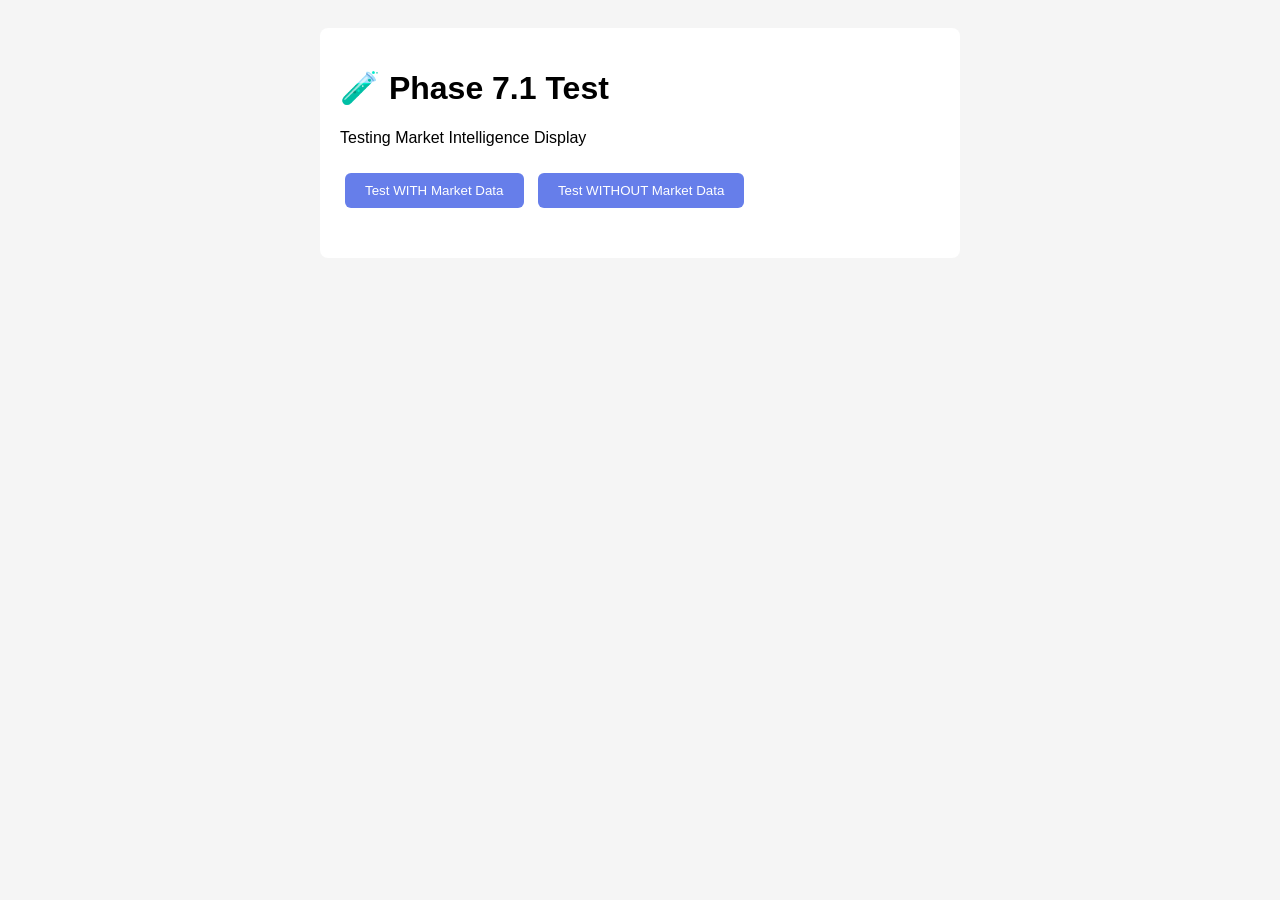
<file: test_phase7.1.html>
<!DOCTYPE html>
<html>
<head>
    <title>Phase 7.1 Test - Market Intelligence Display</title>
    <style>
        body { font-family: Arial, sans-serif; padding: 20px; background: #f5f5f5; }
        .test-container { max-width: 600px; margin: 0 auto; background: white; padding: 20px; border-radius: 8px; }
        button { padding: 10px 20px; background: #667eea; color: white; border: none; border-radius: 6px; cursor: pointer; margin: 10px 5px; }
        button:hover { background: #5568d3; }
        .result { margin-top: 20px; }
    </style>
</head>
<body>
    <div class="test-container">
        <h1>🧪 Phase 7.1 Test</h1>
        <p>Testing Market Intelligence Display</p>
        
        <button onclick="testWithMarketData()">Test WITH Market Data</button>
        <button onclick="testWithoutMarketData()">Test WITHOUT Market Data</button>
        
        <div class="result">
            <!-- Market Intelligence Section (copied from main frontend) -->
            <div id="marketIntelligence" class="market-intelligence" style="display:none; margin-top: 20px; padding: 15px; background: linear-gradient(135deg, #667eea 0%, #764ba2 100%); border-radius: 8px; color: white;">
                <h3 style="margin: 0 0 15px 0; font-size: 16px; display: flex; align-items: center; gap: 8px;">
                    <span>📊</span> Market Intelligence
                    <span id="marketConfidenceBadge" style="margin-left: auto; padding: 4px 12px; background: rgba(255,255,255,0.2); border-radius: 12px; font-size: 12px; font-weight: 600;"></span>
                </h3>
                <div style="display: grid; grid-template-columns: repeat(auto-fit, minmax(150px, 1fr)); gap: 12px; margin-bottom: 15px;">
                    <div style="background: rgba(255,255,255,0.15); padding: 12px; border-radius: 6px;">
                        <div style="font-size: 11px; opacity: 0.9; margin-bottom: 4px;">ML Prediction</div>
                        <div id="mlPrediction" style="font-size: 18px; font-weight: 700;">₹ --</div>
                    </div>
                    <div style="background: rgba(255,255,255,0.15); padding: 12px; border-radius: 6px;">
                        <div style="font-size: 11px; opacity: 0.9; margin-bottom: 4px;">Market Average</div>
                        <div id="marketAverage" style="font-size: 18px; font-weight: 700;">₹ --</div>
                    </div>
                    <div style="background: rgba(255,255,255,0.15); padding: 12px; border-radius: 6px;">
                        <div style="font-size: 11px; opacity: 0.9; margin-bottom: 4px;">Market Median</div>
                        <div id="marketMedian" style="font-size: 18px; font-weight: 700;">₹ --</div>
                    </div>
                </div>
                <div id="marketInsights" style="font-size: 13px; line-height: 1.6; background: rgba(0,0,0,0.2); padding: 12px; border-radius: 6px;">
                    <div id="marketSampleSize" style="margin-bottom: 6px;"></div>
                    <div id="marketAdjustment"></div>
                </div>
            </div>
        </div>
    </div>

    <script>
        // Copy of updateMarketIntelligence function
        function updateMarketIntelligence(result) {
            const marketIntelligenceDiv = document.getElementById('marketIntelligence');
            
            if (result.market_data_available) {
                marketIntelligenceDiv.style.display = 'block';
                
                const confidenceBadge = document.getElementById('marketConfidenceBadge');
                const confidenceText = {
                    'high': '🟢 High Confidence',
                    'medium': '🟡 Medium Confidence',
                    'low': '🟠 Low Confidence',
                    'very_low': '🔴 Very Low Confidence',
                    'none': '⚪ No Data'
                };
                confidenceBadge.textContent = confidenceText[result.market_confidence] || 'Unknown';
                
                document.getElementById('mlPrediction').textContent = 
                    result.ml_prediction ? `₹ ${Number(result.ml_prediction).toLocaleString('en-IN')}` : '₹ --';
                
                document.getElementById('marketAverage').textContent = 
                    result.market_average ? `₹ ${Number(result.market_average).toLocaleString('en-IN')}` : 'N/A';
                
                document.getElementById('marketMedian').textContent = 
                    result.market_median ? `₹ ${Number(result.market_median).toLocaleString('en-IN')}` : 'N/A';
                
                const sampleSize = result.market_sample_size || 0;
                document.getElementById('marketSampleSize').innerHTML = 
                    `<strong>📈 Based on ${sampleSize} similar car${sampleSize !== 1 ? 's' : ''}</strong> in the market (last 30 days)`;
                
                if (result.ml_prediction && result.predicted_price) {
                    const adjustment = result.predicted_price - result.ml_prediction;
                    const adjustmentPercent = ((adjustment / result.ml_prediction) * 100).toFixed(2);
                    const adjustmentText = adjustment > 0 ? 
                        `<span style="color: #4ade80;">↗ Increased by ₹${Math.abs(adjustment).toLocaleString('en-IN')} (+${adjustmentPercent}%)</span>` :
                        adjustment < 0 ?
                        `<span style="color: #f87171;">↘ Decreased by ₹${Math.abs(adjustment).toLocaleString('en-IN')} (${adjustmentPercent}%)</span>` :
                        `<span style="color: #fbbf24;">→ No adjustment (0%)</span>`;
                    
                    document.getElementById('marketAdjustment').innerHTML = 
                        `<strong>Price Adjustment:</strong> ${adjustmentText} based on current market trends`;
                }
            } else {
                marketIntelligenceDiv.style.display = 'block';
                document.getElementById('marketConfidenceBadge').textContent = '⚪ No Market Data';
                document.getElementById('mlPrediction').textContent = 
                    result.ml_prediction ? `₹ ${Number(result.ml_prediction).toLocaleString('en-IN')}` : '₹ --';
                document.getElementById('marketAverage').textContent = 'N/A';
                document.getElementById('marketMedian').textContent = 'N/A';
                document.getElementById('marketSampleSize').innerHTML = 
                    '<strong>ℹ️ No similar cars found in our database</strong>';
                document.getElementById('marketAdjustment').innerHTML = 
                    'Price is based purely on ML model prediction. Consider checking multiple sources.';
            }
        }

        // Test with market data
        function testWithMarketData() {
            const mockResult = {
                market_data_available: true,
                ml_prediction: 500000,
                predicted_price: 465775,
                market_average: 412375,
                market_median: 333000,
                market_confidence: 'medium',
                market_sample_size: 8
            };
            updateMarketIntelligence(mockResult);
        }

        // Test without market data
        function testWithoutMarketData() {
            const mockResult = {
                market_data_available: false,
                ml_prediction: 500000,
                predicted_price: 500000,
                market_confidence: 'none',
                market_sample_size: 0
            };
            updateMarketIntelligence(mockResult);
        }
    </script>
</body>
</html>
</file>
